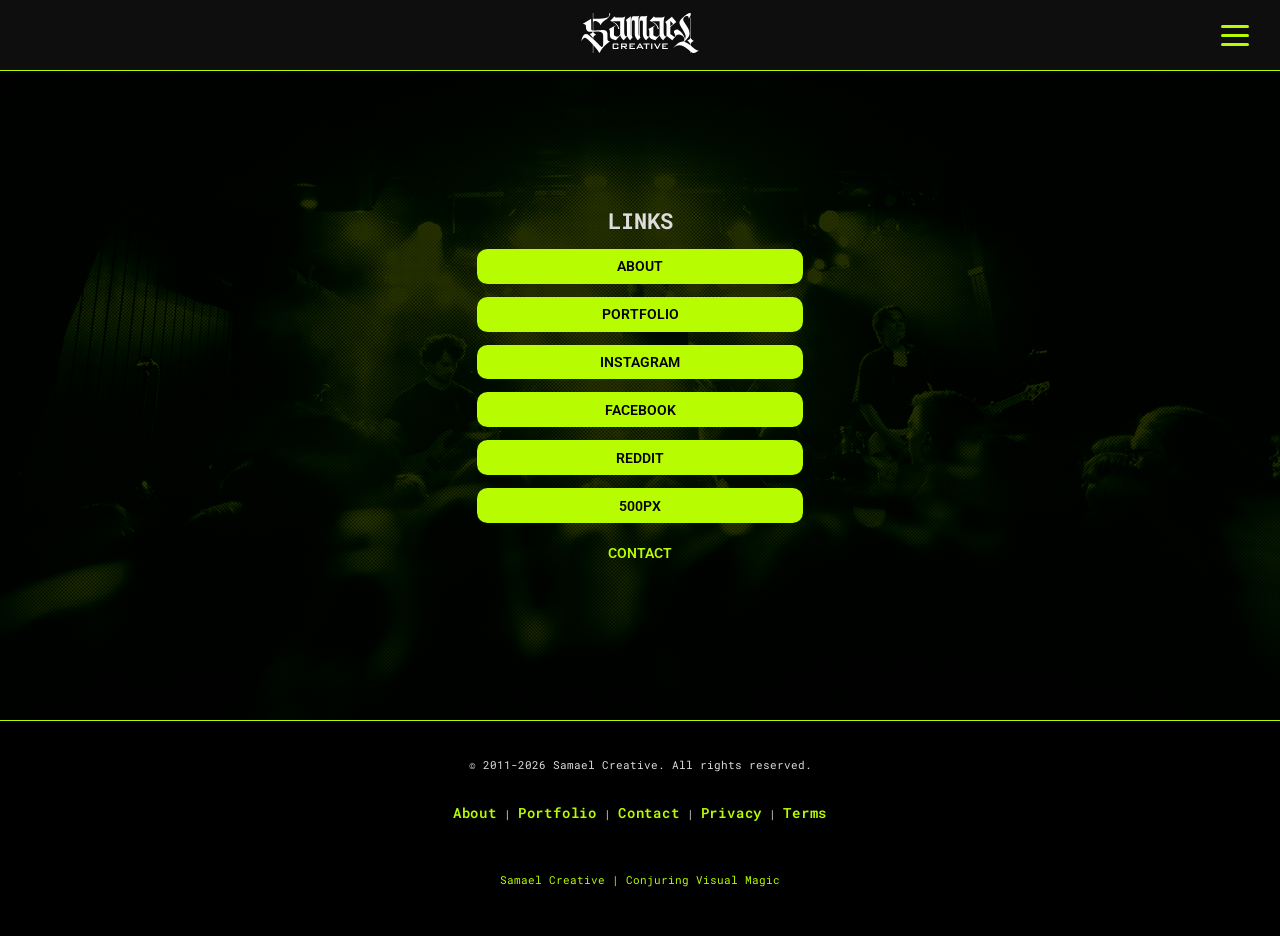
<file: index.html>
<!DOCTYPE html>
<html lang="en">
<head>
    <meta charset="UTF-8">
    <meta name="viewport" content="width=device-width, initial-scale=1.0">
    <link rel="preconnect" href="https://fonts.googleapis.com">
    <link rel="preconnect" href="https://fonts.gstatic.com" crossorigin>
    <link href="https://fonts.googleapis.com/css2?family=Roboto+Mono:wght@400;500&family=Roboto:wght@400;700&display=swap" rel="stylesheet">
    <link rel="stylesheet" type="text/css" href="styles.css"/>
    <title>Links</title>
</head>
<body>
     <!-- ========================================== -->
    <!-- HEADER & NAVIGATION START -->
    <!-- ========================================== -->

    <header class="site-header">
        <!-- Logo: Centered via CSS, no absolute positioning needed here -->
        <a href="index.html" class="logo-link">
            <div class="logo-wrapper s-padding-m">
                <!-- SVG: REMOVED inline styles so CSS can control color -->
                <svg class="site-logo" xmlns="http://www.w3.org/2000/svg" viewBox="0 0 440 149.95" width="120" height="40">
                    <path d="M105.13 105.8c-2.02-.22-3.83-.9-5.41-2.05-1.59-1.15-2.38-2.92-2.38-5.33V77.61c0-.87-.36-2.38-1.07-4.51s-2.24-4.23-4.59-6.31c-2.35-2.07-5.82-3.11-10.41-3.11-2.95 0-8.14.33-15.57.98-7.87.66-13.49.98-16.88.98-2.19 0-3.77-.05-4.75-.16V35c1.09-3.06 3.55-4.59 7.37-4.59 3.61 0 7.4 1.45 11.39 4.34 3.99 2.9 7.02 6.75 9.1 11.55 1.31-4.37 3.55-8.11 6.72-11.23q4.755-4.665 13.11-10.41c.22-.22 1.42-1.09 3.61-2.62 4.26-3.17 7.35-6.36 9.26-9.59 1.91-3.22 2.87-6.09 2.87-8.6 0-1.09-.19-1.97-.57-2.62-.38-.66-.79-.87-1.23-.66-.77 0-1.29.55-1.56 1.64s-.38 2.27-.33 3.52c.05 1.26.08 2.05.08 2.38-.22 4.37-3.91 7.76-11.06 10.16-7.16 2.4-20.13 3.61-38.92 3.61l-9.83-.16V.06h-1.47v65.27c-4.04-.66-6.06-2.18-6.06-4.59l-.33-39.17L3.93 41.56c.11 0 .44-.05.98-.16.55-.11 1.25-.16 2.13-.16 2.51 0 4.75.66 6.72 1.97s2.95 3.66 2.95 7.05q0 5.58.9 9.75c.6 2.79 2.13 5.27 4.59 7.46s6.31 3.28 11.55 3.28q2.955 0 8.85-.33v.33c-4.04 5.46-8.19 8.19-12.46 8.19 1.2.88 3.36 3.03 6.47 6.47s5.11 5.98 5.98 7.62v3.28c-5.24-4.92-9.89-9.01-13.93-12.29-4.15-3.39-8.09-5.08-11.8-5.08s-6.69 1.59-9.26 4.75c-2.57 3.17-4.48 6.91-5.74 11.23-1.25 4.32-1.88 8.11-1.88 11.39 0-.33.55-1.61 1.64-3.85s2.57-4.34 4.42-6.31c1.86-1.97 4.1-2.95 6.72-2.95 2.07 0 4.2.77 6.39 2.29 4.26 2.62 12.07 10.27 23.44 22.94v31.53h1.47v-29.89c4.92 5.57 9.97 10.83 14.18 16.55 4.27 5.82 7.47 10.97 8.77 13.34 2.79-4.67 7.14-12.34 12.37-19 5.16-6.57 11.25-11.69 16.88-16.55 5.53-4.78 9.45-7.57 11.76-8.39q-.48.06-2.91-.21Zm-23.84 9.67c0 4.15-.55 7.19-1.64 9.1s-2.24 2.87-3.44 2.87c-.88.11-2.65-1.07-5.33-3.52-2.68-2.46-6.8-6.47-12.37-12.05-6.23-6.23-11.04-10.92-14.42-14.09v-4.75c.55-3.39 1.88-5.87 4.02-7.46 2.13-1.58 4.34-2.81 6.64-3.69-1.53-.87-3.55-2.46-6.06-4.75s-4.04-4.2-4.59-5.74v-.98q10.485-.66 15.24-.66c6.99 0 12.4 1.12 16.22 3.36s5.74 6.42 5.74 12.54v29.83ZM108.16 105.97s-.08.03-.12.05c.08 0 .12-.02.12-.05"/>
                    <path d="M102.92 59.79h.03s-.03-.02-.03 0M165.85 26.68l.09-.07c-.06-.01-.09 0-.09.07M250.74 59.79h.03s-.03-.02-.03 0M313.67 34.22l.07-.06s-.07.01-.07.06"/>
                    <path d="M436.72 140.29c-2.62 0-5.11-.77-7.46-2.29q-3.525-2.295-10.41-8.19c-4.26-3.71-7.16-6.17-8.69-7.37v-6.06c.55-3.39 1.88-5.87 4.02-7.46 2.13-1.58 4.34-2.81 6.64-3.69-1.53-.87-3.55-2.46-6.06-4.75s-4.04-4.2-4.59-5.74V17.03h-1.47v77.04c-4.04 5.46-8.19 8.19-12.46 8.19 1.2.88 3.36 3.03 6.47 6.47s5.11 5.98 5.98 7.62v4.92c-5.14-3.82-9.59-6.91-13.36-9.26s-7.29-3.85-10.57-4.51c6.12-4.81 11.53-10.54 16.22-17.21 2.73-3.93 4.1-8.41 4.1-13.44q0-8.355-4.26-16.8t-11.31-18.6c-2.84-4.15-4.81-7.26-5.9-9.34-1.42-2.84-2.13-5.52-2.13-8.03 0-3.82 1.39-6.94 4.18-9.34s5.76-3.61 8.93-3.61c1.75 0 3.22.38 4.42 1.15 1.97 1.31 2.95 3.22 2.95 5.74 0 1.42-.25 2.81-.74 4.18s-.85 2.21-1.07 2.54c.55-.76 1.58-2.43 3.11-5s3.03-5.43 4.51-8.6c1.47-3.17 2.21-5.74 2.21-7.7 0-2.29-1.09-3.44-3.28-3.44-3.5 0-8.25 2.1-14.26 6.31s-11.53 9.12-16.55 14.75c-5.03 5.63-7.92 10.35-8.69 14.18-.11.33-.16.77-.16 1.31 0 2.51.9 5.55 2.7 9.1s4.56 8.39 8.28 14.5c4.15 6.99 7.26 12.59 9.34 16.8 2.07 4.21 3.11 7.84 3.11 10.9 0 4.02-1.17 7.99-3.5 11.92.19-.96.28-1.95.28-2.98 0-3.06-.82-6.06-2.46-9.01-2.62-5.02-5.6-9.56-8.93-13.6s-7.62-7.65-12.87-10.82c-1.86-.98-3.61-1.47-5.24-1.47-2.95 0-5.6.96-7.95 2.87s-3.52 3.91-3.52 5.98c0 1.31.66 3.17 1.97 5.57 1.31 2.51 2.35 4.97 3.11 7.37.3.94.55 1.74.75 2.37l-3.74 4.22-15.41-11.47V52.58l22.45-18.52-16.55-20.16-25.16 20.26c.16.02.6.37 1.32 1.04.93.88 1.77 2.21 2.54 4.02.76 1.8 1.15 4.18 1.15 7.13v38.58l-3.11 3.54c-2.08-.66-3.88-2.46-5.41-5.41s-2.29-6.83-2.29-11.64V33.89c0-2.62.33-5.87.98-9.75.66-3.88 1.75-7.73 3.28-11.55q-.495.33-2.46 1.47c-1.31.77-2.87 1.47-4.67 2.13s-3.42.98-4.83.98h-21.14c-2.08 0-3.63-.35-4.67-1.07-1.04-.71-1.67-1.5-1.88-2.38-.22-.87-.38-1.42-.49-1.64l-17.04 18.36c2.62-.11 6.23 1.07 10.82 3.52 4.59 2.46 8.79 5.9 12.62 10.32 3.82 4.42 6.12 9.32 6.88 14.67.11.44.35.79.74 1.07.38.27.79.41 1.23.41 1.31 0 1.97-.55 1.97-1.64v-.33c-.22-1.42-1.07-3.74-2.54-6.97-1.47-3.22-4.15-6.83-8.03-10.82s-9.1-7.29-15.65-9.92c-.88-.11 3.03-.11 11.72 0s14.67.22 17.95.33l.16 49.66-6.23 6.88c-.88.88-2.29 1.31-4.26 1.31-2.84 0-5.71-.76-8.6-2.29-2.9-1.53-4.34-3.28-4.34-5.24V52.39l5.9-3.28v-2.13l-24.56 12.77c.09.03.4.36.96 1 .66.77 1.25 1.94 1.8 3.52.55 1.59.82 3.69.82 6.31v14.54l-3.77 4.31c-3.06-1.2-4.89-2.79-5.49-4.75-.6-1.97-.9-3.88-.9-5.74V19.96q0-1.8 1.23-5.16c.82-2.24 1.39-3.74 1.72-4.51-1.2.88-3.44 1.42-6.72 1.64h-13.27c-4.48 0-7.37 1.86-8.69 5.57-1.31 3.72-1.97 6.83-1.97 9.34v59.98c-1.2-1.97-1.94-3.77-2.21-5.41s-.41-3-.41-4.1V19.14q0-2.295.66-4.26c.44-1.31.9-2.35 1.39-3.11q.735-1.14.9-1.47c-1.2.88-3.44 1.42-6.72 1.64h-13.44c-4.37 0-7.21 1.86-8.52 5.57-1.31 3.72-1.97 6.83-1.97 9.34v58.51c-.66-1.31-1.04-2.43-1.15-3.36s-.16-1.94-.16-3.03V11.93l-18.93 14.68c.15.03.5.33 1.06.89.76.77 1.47 2.05 2.13 3.85s.98 4.29.98 7.46l.33 38.68c0 2.57.24 4.96.72 7.18l-3.34 3.8c-2.08-.66-3.88-2.46-5.41-5.41s-2.29-6.83-2.29-11.64V33.89c0-2.62.33-5.87.98-9.75.66-3.88 1.75-7.73 3.28-11.55q-.495.33-2.46 1.47c-1.31.77-2.87 1.47-4.67 2.13s-3.42.98-4.83.98h-21.14c-2.08 0-3.63-.35-4.67-1.07-1.04-.71-1.67-1.5-1.88-2.38-.22-.87-.38-1.42-.49-1.64l-17.04 18.36c2.62-.11 6.23 1.07 10.82 3.52s8.79 5.9 12.62 10.32c3.82 4.42 6.12 9.32 6.88 14.67.11.44.35.79.74 1.07.38.27.79.41 1.23.41 1.31 0 1.97-.55 1.97-1.64v-.33c-.22-1.42-1.07-3.74-2.54-6.97-1.47-3.22-4.15-6.83-8.03-10.82s-9.1-7.29-15.65-9.92c-.88-.11 3.03-.11 11.72 0s14.67.22 17.95.33l.16 49.66-6.23 6.88c-.88.88-2.29 1.31-4.26 1.31-2.84 0-5.71-.76-8.6-2.29-2.9-1.53-4.34-3.28-4.34-5.24V52.39l5.9-3.28v-2.13l-24.56 12.77c.09.03.4.36.96 1 .66.77 1.25 1.94 1.8 3.52.55 1.59.82 3.69.82 6.31v15.08c0 3.93 1.66 7.1 5 9.51 3.33 2.4 7.07 4.21 11.23 5.41 4.15 1.2 6.23 1.69 6.23 1.47l16.39-18.68q.99 4.26 3.93 9.18 2.955 4.92 8.85 9.51L171.7 86.7c.38 1.27.83 2.49 1.38 3.64 1.75 3.66 3.74 6.61 5.98 8.85s3.36 3.2 3.36 2.87l9.67-12.13c-.33-.22-.88-.6-1.64-1.15-.77-.55-1.26-.93-1.47-1.15V32.56c0-1.53.55-2.76 1.64-3.69s2.4-1.39 3.93-1.39c1.42 0 2.62.44 3.61 1.31.98.88 1.48 2.08 1.48 3.61v45.07c0 4.92.87 9.21 2.62 12.87s3.74 6.61 5.98 8.85 3.36 3.2 3.36 2.87l9.67-10.49c-.55-.33-.98-.74-1.31-1.23q-.495-.735-.66-.9V33.06c0-1.64.57-2.92 1.72-3.85s2.54-1.39 4.18-1.39q1.965 0 3.36 1.23c.93.82 1.39 1.94 1.39 3.36v45.07c0 4.92.87 9.21 2.62 12.87s3.74 6.61 5.98 8.85 3.36 3.2 3.36 2.87l12.6-14.44c.47 3.05 2.08 5.57 4.85 7.56 3.33 2.4 7.07 4.21 11.23 5.41 4.15 1.2 6.23 1.69 6.23 1.47l16.39-18.68q.99 4.26 3.93 9.18 2.955 4.92 8.85 9.51l13.85-15.71 20.4 16.04 14.59-16.72s.66-.99 2.58-2.9c1.91-1.91 4.61-2.76 8.11-2.54 5.24.44 9.86 2.46 13.85 6.06 3.99 3.61 5.98 7.98 5.98 13.11 0 1.08-.12 2.21-.36 3.38a43 43 0 0 1-3.47 4.06l-2.13-.16c-5.57 0-11.04 1.97-16.39 5.9s-10.03 8.22-14.01 12.87c-3.99 4.64-5.98 7.18-5.98 7.62 7.21-8.3 14.97-12.46 23.27-12.46 5.9 0 11.77 1.75 17.62 5.24 5.84 3.5 12.92 8.63 21.22 15.41.87.55 2.07 1.47 3.61 2.79v5.9h1.47v-4.59c2.95 3.06 6.28 4.59 10 4.59 3.39 0 6.47-.85 9.26-2.54 2.79-1.7 6.31-4.18 10.57-7.46-.77.22-1.86.33-3.28.33ZM333.01 28.65l10.65 12.29-10.65 8.52zM138.63 130.06c0 1.87-.36 3.14-1.07 3.79-.72.65-2.03.98-3.93.98H121.6c-1.9 0-3.21-.33-3.93-.98s-1.07-1.91-1.07-3.79v-10.62c0-1.87.36-3.14 1.07-3.79.72-.65 2.02-.98 3.93-.98h12.03c2.4 0 3.88.56 4.45 1.68.36.65.55 2.32.55 5l-4.69.74v-3.83h-12.66v12.77h12.66v-4.34l4.69.98v2.38ZM172.23 134.82h-6.72l-8.12-7.62h-4.45v7.62h-4.61v-20.16h17.27c3.02 0 4.53 1.3 4.53 3.91v4.73q0 2.925-2.34 3.63c-.6.18-2.21.27-4.84.27l9.3 7.62Zm-6.64-12.65v-2.42c0-.68-.2-1.12-.59-1.33-.29-.18-.79-.27-1.52-.27h-10.55v5.62h10.55c.73 0 1.24-.09 1.52-.27.39-.21.59-.65.59-1.33M200.47 134.82h-20.82v-20.16h20.62v3.44h-15.94v4.49h9.3v3.44h-9.3v5h16.13v3.79Z"/>
                    <path d="M232.77 134.82h-5.27l-2.42-4.41h-12.77l-2.34 4.41h-4.69l11.41-20.16h4.53l11.56 20.16Zm-9.65-8.04-4.34-8.2-4.49 8.2zM255.23 118.26h-9.3v16.56h-4.69v-16.56h-9.26v-3.59h23.24v3.59ZM265.66 134.82h-4.69v-20.16h4.69zM297.11 114.67l-11.09 20.16h-3.24l-11.64-20.16h5.35l8.16 14.57 7.77-14.57zM323.4 134.82h-20.82v-20.16h20.62v3.44h-15.94v4.49h9.3v3.44h-9.3v5h16.13v3.79Z"/>
                </svg>
            </div>
        </a>

        <!-- Burger Button -->
        <button id="menu-toggle" class="burger-btn" aria-label="Open Menu">
            <span class="bar bar-1"></span>
            <span class="bar bar-2"></span>
            <span class="bar bar-3"></span>
        </button>
    </header>

    <!-- Navigation Overlay -->
    <nav id="main-nav" class="nav-overlay">
        <ul class="nav-links">
            <li><a href="index.html" class="nav-item">Home</a></li>
            <li><a href="portfolio.html" class="nav-item">Portfolio</a></li>
            <li><a href="about.html" class="nav-item">About</a></li>
            <li><a href="contact.html" class="nav-item">Contact</a></li>
            <li><a href="privacy.html" class="nav-item">Privacy</a></li>
            <li><a href="terms.html" class="nav-item">Terms</a></li>
        </ul>
    </nav>

    <!-- JAVASCRIPT FOR TOGGLE -->
    <script>
        const toggleBtn = document.getElementById('menu-toggle');
        const navOverlay = document.getElementById('main-nav');
        const bars = document.querySelectorAll('.bar');

        toggleBtn.addEventListener('click', () => {
            // Toggle Menu Visibility
            navOverlay.classList.toggle('active');
            toggleBtn.classList.toggle('active');

            // Animate Bars to X
            if (navOverlay.classList.contains('active')) {
                // Turn into X
                bars[0].style.transform = 'rotate(45deg) translate(5px, 5px)';
                bars[1].style.opacity = '0';
                bars[2].style.transform = 'rotate(-45deg) translate(5px, -5px)';
            } else {
                // Revert to Burger
                bars[0].style.transform = 'none';
                bars[1].style.opacity = '1';
                bars[2].style.transform = 'none';
            }
        });
    </script>
    <!-- CONTAINER: Main Content -->
    <div class="main-content">
        <h1 class="s-text-xl s-text-light s-uppercase max-width:100% width:750px">Links</h1>
        
        <a href="about.html" class="s-btn s-uppercase">About</a>
        <a href="https://samaelcreative.com" class="s-btn s-uppercase">Portfolio</a>
        <a href="https://instagram.com/samaelcreative" class="s-btn s-uppercase">Instagram</a>
        <a href="https://www.facebook.com/samaelcreative" class="s-btn s-uppercase">Facebook</a>
        <a href="https://www.reddit.com/r/SamaelCreative/" class="s-btn s-uppercase">Reddit</a>
        <a href="https://500px.com/p/samaelcreative" class="s-btn s-uppercase">500px</a>
        <a href="contact.html" class="s-btn s-uppercase ghost">Contact</a>

    </div>   

    <!-- CONTAINER: Footer -->
    <div class="site-footer s-bg-dark">
        <p class="s-text-xs s-text-body s-text-center">
            &copy; 2011-2026 Samael Creative. All rights reserved.
        </p>
       <p class="s-text-xs s-text-body s-text-center s-margin-top-s">
            <a href="about.html" class="s-link">About</a> | 
            <a href="portfolio.html" class="s-link">Portfolio</a> | 
            <a href="contact.html" class="s-link">Contact</a> | 
            <a href="privacy.html" class="s-link">Privacy</a> | 
            <a href="terms.html" class="s-link">Terms</a>
        </p>
        <br>
        <p class="s-text-primary s-text-xs s-margin-bottom-l s-text-center">Samael Creative | Conjuring Visual Magic</p>
    </div>

</body>
</html>
</file>
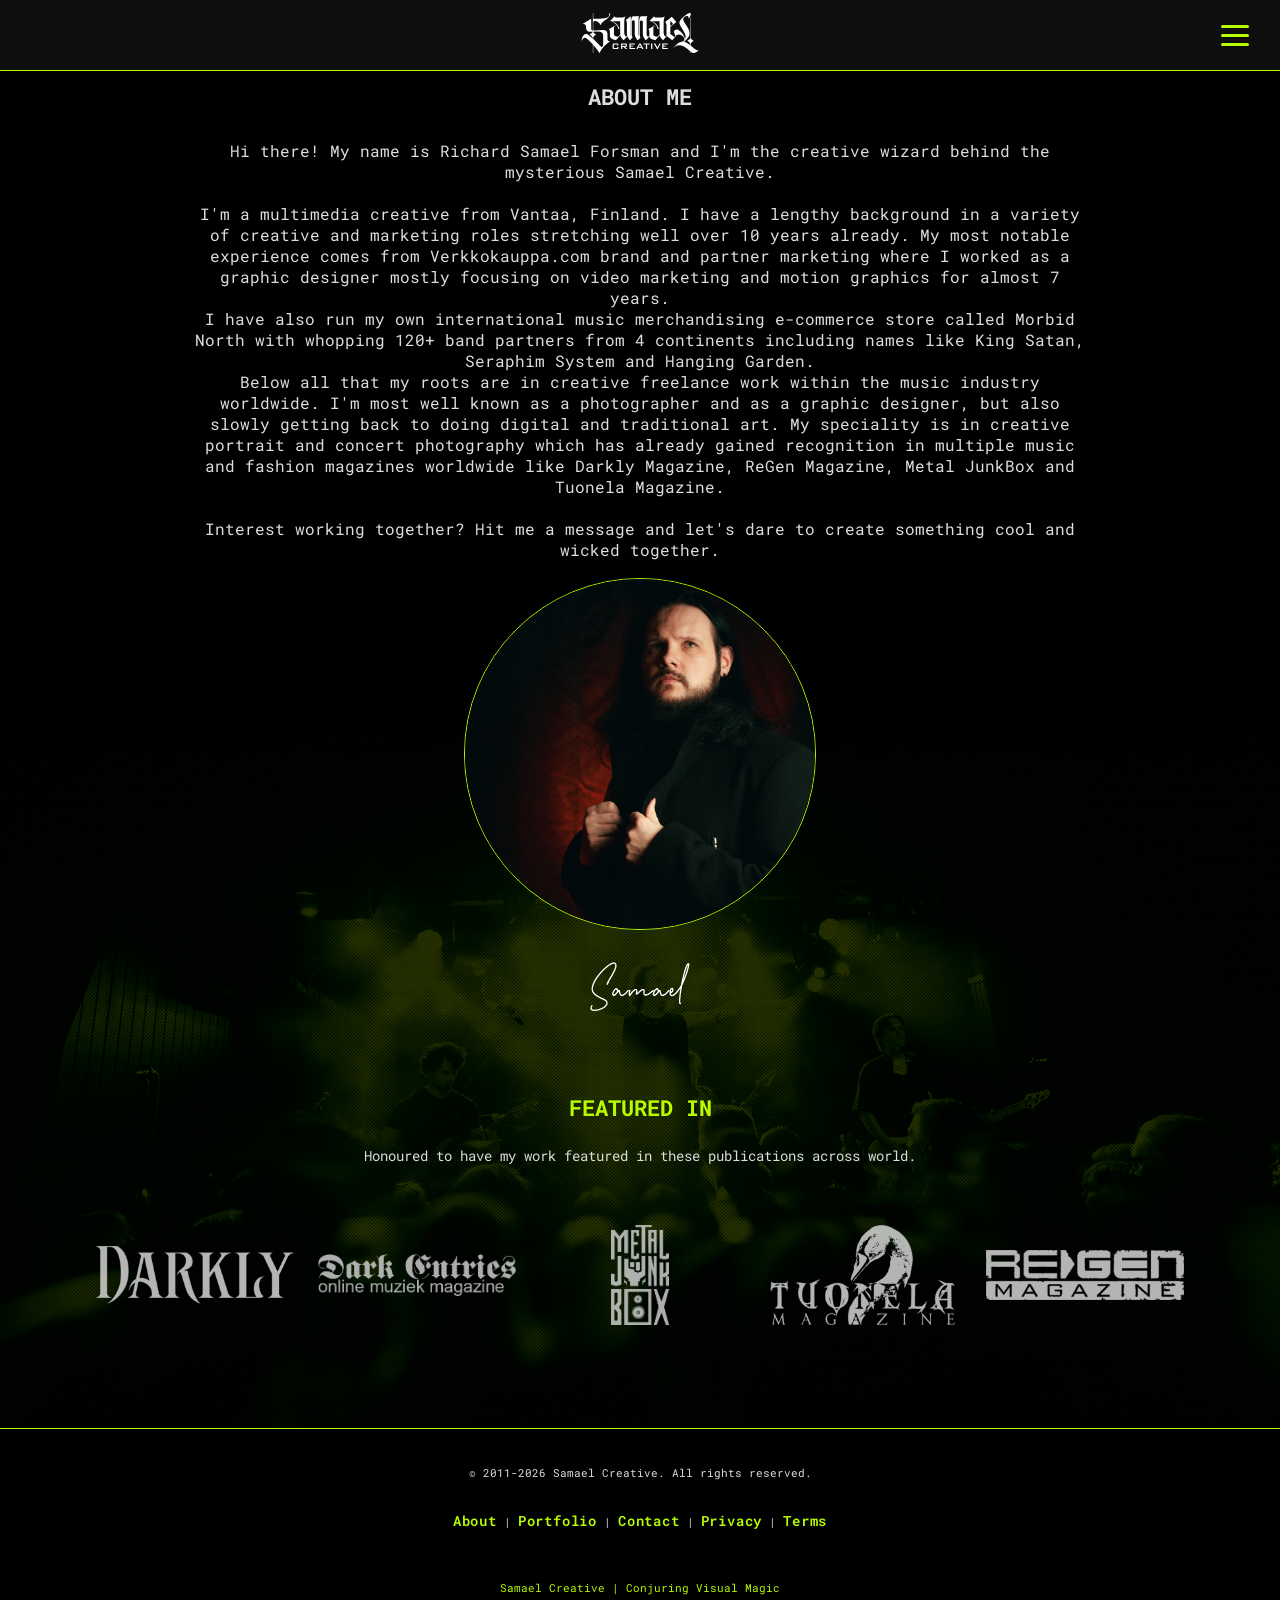
<file: about.html>
<!DOCTYPE html>
<html lang="en">
<head>
    <meta charset="UTF-8">
    <meta name="viewport" content="width=device-width, initial-scale=1.0">
    <link rel="preconnect" href="https://fonts.googleapis.com">
    <link rel="preconnect" href="https://fonts.gstatic.com" crossorigin>
    <link href="https://fonts.googleapis.com/css2?family=Roboto+Mono:wght@400;500&family=Roboto:wght@400;700&display=swap" rel="stylesheet">
    <link rel="stylesheet" type="text/css" href="styles.css"/>
    <title>About Me</title>
</head>
<body>
     <!-- ========================================== -->
    <!-- HEADER -->
    <!-- ========================================== -->

    <header class="site-header">
        <a href="index.html" class="logo-link">
            <div class="logo-wrapper s-padding-m">
                <svg class="site-logo" xmlns="http://www.w3.org/2000/svg" viewBox="0 0 440 149.95" width="120" height="40">
                    <path d="M105.13 105.8c-2.02-.22-3.83-.9-5.41-2.05-1.59-1.15-2.38-2.92-2.38-5.33V77.61c0-.87-.36-2.38-1.07-4.51s-2.24-4.23-4.59-6.31c-2.35-2.07-5.82-3.11-10.41-3.11-2.95 0-8.14.33-15.57.98-7.87.66-13.49.98-16.88.98-2.19 0-3.77-.05-4.75-.16V35c1.09-3.06 3.55-4.59 7.37-4.59 3.61 0 7.4 1.45 11.39 4.34 3.99 2.9 7.02 6.75 9.1 11.55 1.31-4.37 3.55-8.11 6.72-11.23q4.755-4.665 13.11-10.41c.22-.22 1.42-1.09 3.61-2.62 4.26-3.17 7.35-6.36 9.26-9.59 1.91-3.22 2.87-6.09 2.87-8.6 0-1.09-.19-1.97-.57-2.62-.38-.66-.79-.87-1.23-.66-.77 0-1.29.55-1.56 1.64s-.38 2.27-.33 3.52c.05 1.26.08 2.05.08 2.38-.22 4.37-3.91 7.76-11.06 10.16-7.16 2.4-20.13 3.61-38.92 3.61l-9.83-.16V.06h-1.47v65.27c-4.04-.66-6.06-2.18-6.06-4.59l-.33-39.17L3.93 41.56c.11 0 .44-.05.98-.16.55-.11 1.25-.16 2.13-.16 2.51 0 4.75.66 6.72 1.97s2.95 3.66 2.95 7.05q0 5.58.9 9.75c.6 2.79 2.13 5.27 4.59 7.46s6.31 3.28 11.55 3.28q2.955 0 8.85-.33v.33c-4.04 5.46-8.19 8.19-12.46 8.19 1.2.88 3.36 3.03 6.47 6.47s5.11 5.98 5.98 7.62v3.28c-5.24-4.92-9.89-9.01-13.93-12.29-4.15-3.39-8.09-5.08-11.8-5.08s-6.69 1.59-9.26 4.75c-2.57 3.17-4.48 6.91-5.74 11.23-1.25 4.32-1.88 8.11-1.88 11.39 0-.33.55-1.61 1.64-3.85s2.57-4.34 4.42-6.31c1.86-1.97 4.1-2.95 6.72-2.95 2.07 0 4.2.77 6.39 2.29 4.26 2.62 12.07 10.27 23.44 22.94v31.53h1.47v-29.89c4.92 5.57 9.97 10.83 14.18 16.55 4.27 5.82 7.47 10.97 8.77 13.34 2.79-4.67 7.14-12.34 12.37-19 5.16-6.57 11.25-11.69 16.88-16.55 5.53-4.78 9.45-7.57 11.76-8.39q-.48.06-2.91-.21Zm-23.84 9.67c0 4.15-.55 7.19-1.64 9.1s-2.24 2.87-3.44 2.87c-.88.11-2.65-1.07-5.33-3.52-2.68-2.46-6.8-6.47-12.37-12.05-6.23-6.23-11.04-10.92-14.42-14.09v-4.75c.55-3.39 1.88-5.87 4.02-7.46 2.13-1.58 4.34-2.81 6.64-3.69-1.53-.87-3.55-2.46-6.06-4.75s-4.04-4.2-4.59-5.74v-.98q10.485-.66 15.24-.66c6.99 0 12.4 1.12 16.22 3.36s5.74 6.42 5.74 12.54v29.83ZM108.16 105.97s-.08.03-.12.05c.08 0 .12-.02.12-.05"/>
                    <path d="M102.92 59.79h.03s-.03-.02-.03 0M165.85 26.68l.09-.07c-.06-.01-.09 0-.09.07M250.74 59.79h.03s-.03-.02-.03 0M313.67 34.22l.07-.06s-.07.01-.07.06"/>
                    <path d="M436.72 140.29c-2.62 0-5.11-.77-7.46-2.29q-3.525-2.295-10.41-8.19c-4.26-3.71-7.16-6.17-8.69-7.37v-6.06c.55-3.39 1.88-5.87 4.02-7.46 2.13-1.58 4.34-2.81 6.64-3.69-1.53-.87-3.55-2.46-6.06-4.75s-4.04-4.2-4.59-5.74V17.03h-1.47v77.04c-4.04 5.46-8.19 8.19-12.46 8.19 1.2.88 3.36 3.03 6.47 6.47s5.11 5.98 5.98 7.62v4.92c-5.14-3.82-9.59-6.91-13.36-9.26s-7.29-3.85-10.57-4.51c6.12-4.81 11.53-10.54 16.22-17.21 2.73-3.93 4.1-8.41 4.1-13.44q0-8.355-4.26-16.8t-11.31-18.6c-2.84-4.15-4.81-7.26-5.9-9.34-1.42-2.84-2.13-5.52-2.13-8.03 0-3.82 1.39-6.94 4.18-9.34s5.76-3.61 8.93-3.61c1.75 0 3.22.38 4.42 1.15 1.97 1.31 2.95 3.22 2.95 5.74 0 1.42-.25 2.81-.74 4.18s-.85 2.21-1.07 2.54c.55-.76 1.58-2.43 3.11-5s3.03-5.43 4.51-8.6c1.47-3.17 2.21-5.74 2.21-7.7 0-2.29-1.09-3.44-3.28-3.44-3.5 0-8.25 2.1-14.26 6.31s-11.53 9.12-16.55 14.75c-5.03 5.63-7.92 10.35-8.69 14.18-.11.33-.16.77-.16 1.31 0 2.51.9 5.55 2.7 9.1s4.56 8.39 8.28 14.5c4.15 6.99 7.26 12.59 9.34 16.8 2.07 4.21 3.11 7.84 3.11 10.9 0 4.02-1.17 7.99-3.5 11.92.19-.96.28-1.95.28-2.98 0-3.06-.82-6.06-2.46-9.01-2.62-5.02-5.6-9.56-8.93-13.6s-7.62-7.65-12.87-10.82c-1.86-.98-3.61-1.47-5.24-1.47-2.95 0-5.6.96-7.95 2.87s-3.52 3.91-3.52 5.98c0 1.31.66 3.17 1.97 5.57 1.31 2.51 2.35 4.97 3.11 7.37.3.94.55 1.74.75 2.37l-3.74 4.22-15.41-11.47V52.58l22.45-18.52-16.55-20.16-25.16 20.26c.16.02.6.37 1.32 1.04.93.88 1.77 2.21 2.54 4.02.76 1.8 1.15 4.18 1.15 7.13v38.58l-3.11 3.54c-2.08-.66-3.88-2.46-5.41-5.41s-2.29-6.83-2.29-11.64V33.89c0-2.62.33-5.87.98-9.75.66-3.88 1.75-7.73 3.28-11.55q-.495.33-2.46 1.47c-1.31.77-2.87 1.47-4.67 2.13s-3.42.98-4.83.98h-21.14c-2.08 0-3.63-.35-4.67-1.07-1.04-.71-1.67-1.5-1.88-2.38-.22-.87-.38-1.42-.49-1.64l-17.04 18.36c2.62-.11 6.23 1.07 10.82 3.52 4.59 2.46 8.79 5.9 12.62 10.32 3.82 4.42 6.12 9.32 6.88 14.67.11.44.35.79.74 1.07.38.27.79.41 1.23.41 1.31 0 1.97-.55 1.97-1.64v-.33c-.22-1.42-1.07-3.74-2.54-6.97-1.47-3.22-4.15-6.83-8.03-10.82s-9.1-7.29-15.65-9.92c-.88-.11 3.03-.11 11.72 0s14.67.22 17.95.33l.16 49.66-6.23 6.88c-.88.88-2.29 1.31-4.26 1.31-2.84 0-5.71-.76-8.6-2.29-2.9-1.53-4.34-3.28-4.34-5.24V52.39l5.9-3.28v-2.13l-24.56 12.77c.09.03.4.36.96 1 .66.77 1.25 1.94 1.8 3.52.55 1.59.82 3.69.82 6.31v14.54l-3.77 4.31c-3.06-1.2-4.89-2.79-5.49-4.75-.6-1.97-.9-3.88-.9-5.74V19.96q0-1.8 1.23-5.16c.82-2.24 1.39-3.74 1.72-4.51-1.2.88-3.44 1.42-6.72 1.64h-13.27c-4.48 0-7.37 1.86-8.69 5.57-1.31 3.72-1.97 6.83-1.97 9.34v59.98c-1.2-1.97-1.94-3.77-2.21-5.41s-.41-3-.41-4.1V19.14q0-2.295.66-4.26c.44-1.31.9-2.35 1.39-3.11q.735-1.14.9-1.47c-1.2.88-3.44 1.42-6.72 1.64h-13.44c-4.37 0-7.21 1.86-8.52 5.57-1.31 3.72-1.97 6.83-1.97 9.34v58.51c-.66-1.31-1.04-2.43-1.15-3.36s-.16-1.94-.16-3.03V11.93l-18.93 14.68c.15.03.5.33 1.06.89.76.77 1.47 2.05 2.13 3.85s.98 4.29.98 7.46l.33 38.68c0 2.57.24 4.96.72 7.18l-3.34 3.8c-2.08-.66-3.88-2.46-5.41-5.41s-2.29-6.83-2.29-11.64V33.89c0-2.62.33-5.87.98-9.75.66-3.88 1.75-7.73 3.28-11.55q-.495.33-2.46 1.47c-1.31.77-2.87 1.47-4.67 2.13s-3.42.98-4.83.98h-21.14c-2.08 0-3.63-.35-4.67-1.07-1.04-.71-1.67-1.5-1.88-2.38-.22-.87-.38-1.42-.49-1.64l-17.04 18.36c2.62-.11 6.23 1.07 10.82 3.52s8.79 5.9 12.62 10.32c3.82 4.42 6.12 9.32 6.88 14.67.11.44.35.79.74 1.07.38.27.79.41 1.23.41 1.31 0 1.97-.55 1.97-1.64v-.33c-.22-1.42-1.07-3.74-2.54-6.97-1.47-3.22-4.15-6.83-8.03-10.82s-9.1-7.29-15.65-9.92c-.88-.11 3.03-.11 11.72 0s14.67.22 17.95.33l.16 49.66-6.23 6.88c-.88.88-2.29 1.31-4.26 1.31-2.84 0-5.71-.76-8.6-2.29-2.9-1.53-4.34-3.28-4.34-5.24V52.39l5.9-3.28v-2.13l-24.56 12.77c.09.03.4.36.96 1 .66.77 1.25 1.94 1.8 3.52.55 1.59.82 3.69.82 6.31v15.08c0 3.93 1.66 7.1 5 9.51 3.33 2.4 7.07 4.21 11.23 5.41 4.15 1.2 6.23 1.69 6.23 1.47l16.39-18.68q.99 4.26 3.93 9.18 2.955 4.92 8.85 9.51L171.7 86.7c.38 1.27.83 2.49 1.38 3.64 1.75 3.66 3.74 6.61 5.98 8.85s3.36 3.2 3.36 2.87l9.67-12.13c-.33-.22-.88-.6-1.64-1.15-.77-.55-1.26-.93-1.47-1.15V32.56c0-1.53.55-2.76 1.64-3.69s2.4-1.39 3.93-1.39c1.42 0 2.62.44 3.61 1.31.98.88 1.48 2.08 1.48 3.61v45.07c0 4.92.87 9.21 2.62 12.87s3.74 6.61 5.98 8.85 3.36 3.2 3.36 2.87l9.67-10.49c-.55-.33-.98-.74-1.31-1.23q-.495-.735-.66-.9V33.06c0-1.64.57-2.92 1.72-3.85s2.54-1.39 4.18-1.39q1.965 0 3.36 1.23c.93.82 1.39 1.94 1.39 3.36v45.07c0 4.92.87 9.21 2.62 12.87s3.74 6.61 5.98 8.85 3.36 3.2 3.36 2.87l12.6-14.44c.47 3.05 2.08 5.57 4.85 7.56 3.33 2.4 7.07 4.21 11.23 5.41 4.15 1.2 6.23 1.69 6.23 1.47l16.39-18.68q.99 4.26 3.93 9.18 2.955 4.92 8.85 9.51l13.85-15.71 20.4 16.04 14.59-16.72s.66-.99 2.58-2.9c1.91-1.91 4.61-2.76 8.11-2.54 5.24.44 9.86 2.46 13.85 6.06 3.99 3.61 5.98 7.98 5.98 13.11 0 1.08-.12 2.21-.36 3.38a43 43 0 0 1-3.47 4.06l-2.13-.16c-5.57 0-11.04 1.97-16.39 5.9s-10.03 8.22-14.01 12.87c-3.99 4.64-5.98 7.18-5.98 7.62 7.21-8.3 14.97-12.46 23.27-12.46 5.9 0 11.77 1.75 17.62 5.24 5.84 3.5 12.92 8.63 21.22 15.41.87.55 2.07 1.47 3.61 2.79v5.9h1.47v-4.59c2.95 3.06 6.28 4.59 10 4.59 3.39 0 6.47-.85 9.26-2.54 2.79-1.7 6.31-4.18 10.57-7.46-.77.22-1.86.33-3.28.33ZM333.01 28.65l10.65 12.29-10.65 8.52zM138.63 130.06c0 1.87-.36 3.14-1.07 3.79-.72.65-2.03.98-3.93.98H121.6c-1.9 0-3.21-.33-3.93-.98s-1.07-1.91-1.07-3.79v-10.62c0-1.87.36-3.14 1.07-3.79.72-.65 2.02-.98 3.93-.98h12.03c2.4 0 3.88.56 4.45 1.68.36.65.55 2.32.55 5l-4.69.74v-3.83h-12.66v12.77h12.66v-4.34l4.69.98v2.38ZM172.23 134.82h-6.72l-8.12-7.62h-4.45v7.62h-4.61v-20.16h17.27c3.02 0 4.53 1.3 4.53 3.91v4.73q0 2.925-2.34 3.63c-.6.18-2.21.27-4.84.27l9.3 7.62Zm-6.64-12.65v-2.42c0-.68-.2-1.12-.59-1.33-.29-.18-.79-.27-1.52-.27h-10.55v5.62h10.55c.73 0 1.24-.09 1.52-.27.39-.21.59-.65.59-1.33M200.47 134.82h-20.82v-20.16h20.62v3.44h-15.94v4.49h9.3v3.44h-9.3v5h16.13v3.79Z"/>
                    <path d="M232.77 134.82h-5.27l-2.42-4.41h-12.77l-2.34 4.41h-4.69l11.41-20.16h4.53l11.56 20.16Zm-9.65-8.04-4.34-8.2-4.49 8.2zM255.23 118.26h-9.3v16.56h-4.69v-16.56h-9.26v-3.59h23.24v3.59ZM265.66 134.82h-4.69v-20.16h4.69zM297.11 114.67l-11.09 20.16h-3.24l-11.64-20.16h5.35l8.16 14.57 7.77-14.57zM323.4 134.82h-20.82v-20.16h20.62v3.44h-15.94v4.49h9.3v3.44h-9.3v5h16.13v3.79Z"/>
                </svg>
            </div>
        </a>

        <!-- Burger Button -->
        <button id="menu-toggle" class="burger-btn" aria-label="Open Menu">
            <span class="bar bar-1"></span>
            <span class="bar bar-2"></span>
            <span class="bar bar-3"></span>
        </button>
    </header>

    <!-- Navigation Overlay -->
    <nav id="main-nav" class="nav-overlay">
        <ul class="nav-links">
            <li><a href="index.html" class="nav-item">Home</a></li>
            <li><a href="portfolio.html" class="nav-item">Portfolio</a></li>
            <li><a href="about.html" class="nav-item">About</a></li>
            <li><a href="contact.html" class="nav-item">Contact</a></li>
            <li><a href="privacy.html" class="nav-item">Privacy</a></li>
            <li><a href="terms.html" class="nav-item">Terms</a></li>
        </ul>
    </nav>

    <!-- JAVASCRIPT FOR TOGGLE -->
    <script>
        const toggleBtn = document.getElementById('menu-toggle');
        const navOverlay = document.getElementById('main-nav');
        const bars = document.querySelectorAll('.bar');

        toggleBtn.addEventListener('click', () => {
            // Toggle Menu Visibility
            navOverlay.classList.toggle('active');
            toggleBtn.classList.toggle('active');

            // Animate Bars to X
            if (navOverlay.classList.contains('active')) {
                // Turn into X
                bars[0].style.transform = 'rotate(45deg) translate(5px, 5px)';
                bars[1].style.opacity = '0';
                bars[2].style.transform = 'rotate(-45deg) translate(5px, -5px)';
            } else {
                // Revert to Burger
                bars[0].style.transform = 'none';
                bars[1].style.opacity = '1';
                bars[2].style.transform = 'none';
            }
        });
    </script>
    <!-- CONTAINER: Main Content -->
    <div class="main-content s-bg-dark gap-xl s-padding-l">
        <h1 class="s-text-xl s-text-light s-uppercase">About Me</h1>
        <p class="s-text-body s-text-medium margin-bottom-xl margin-bottom: 2rem;">
         Hi there! My name is Richard Samael Forsman and I'm the creative wizard behind the mysterious Samael Creative.
         <br>
         <br>
        I'm a multimedia creative from Vantaa, Finland. I have a lengthy background in a variety of creative and marketing roles stretching well over 10 years already. My most notable experience comes from Verkkokauppa.com brand and partner marketing where I worked as a graphic designer mostly focusing on video marketing and motion graphics for almost 7 years.
        <br>
        I have also run my own international music merchandising e-commerce store called Morbid North with whopping 120+ band partners from 4 continents including names like King Satan, Seraphim System and Hanging Garden.
        <br>
        Below all that my roots are in creative freelance work within the music industry worldwide. I'm most well known as a photographer and as a graphic designer, but also slowly getting back to doing digital and traditional art. My speciality is in creative portrait and concert photography which has already gained recognition in multiple music and fashion magazines worldwide like Darkly Magazine, ReGen Magazine, Metal JunkBox and Tuonela Magazine.
        <br>
        <br>
        Interest working together? Hit me a message and let's dare to create something cool and wicked together.
</p>
<img src="src/Richard_Samael_Forsman.jpg" alt="photo of Richard Samael Forsman in black and white with a red light on the side of his face" width="350px" style="position: relative; border-radius: 50%; border: 1px solid var(--sa-primary); margin-bottom: 2rem;">
<img src="src/Samael-White-Signature.png" alt="Samael signature" width="100px" style="position: relative;">

        <section class="features-section">
  <h2 class="s-text-xl s-text-primary s-uppercase s-text-center s-margin-bottom-l">Featured In</h2>
  <p class="s-text-m s-text-body s-text-center s-margin-bottom-2xl" style="max-width: 600px; margin-left: auto; margin-right: auto;">
    Honoured to have my work featured in these publications across world.
  </p>

  <div class="logo-grid">
    <!-- Replace 'src/logos/logo1.png' with your actual paths -->
    <div class="logo-item">
      <img src="src/logos/Darkly.png" alt="Darkly Magazine" class="logo-img">
    </div>
    <div class="logo-item">
      <img src="src/logos/Dark-Entries-300px.png" alt="Dark Entries" class="logo-img">
    </div>
    <div class="logo-item">
      <img src="src/logos/mjb-logo.png" alt="Metal JunkBox" class="logo-img">
    </div>
    <div class="logo-item">
      <img src="src/logos/Tuonela-Magazine-300px.png" alt="Tuonela Magazine" class="logo-img">
    </div>
    <div class="logo-item">
      <img src="src/logos/Regen-Magazine-300px.png" alt="ReGen Magazine" class="logo-img">
    </div>
  </div>
</section>
        </div>   

    <!-- CONTAINER: Footer -->
    <div class="site-footer s-bg-dark gap-xl s-padding-l">
        <p class="s-text-xs s-text-body s-text-center">
            &copy; 2011-2026 Samael Creative. All rights reserved.
        </p>
       <p class="s-text-xs s-text-body s-text-center s-margin-top-s">
            <!-- Updated Links -->
            <a href="about.html" class="s-link">About</a> | 
             <a href="portfolio.html" class="s-link">Portfolio</a> | 
            <a href="contact.html" class="s-link">Contact</a> | 
            <a href="privacy.html" class="s-link">Privacy</a> | 
            <a href="terms.html" class="s-link">Terms</a>
        </p>
        <br>
        <p class="s-text-primary s-text-xs s-margin-bottom-l s-text-center">Samael Creative | Conjuring Visual Magic</p>
    
    </div>
   
</body>
</html>
</file>
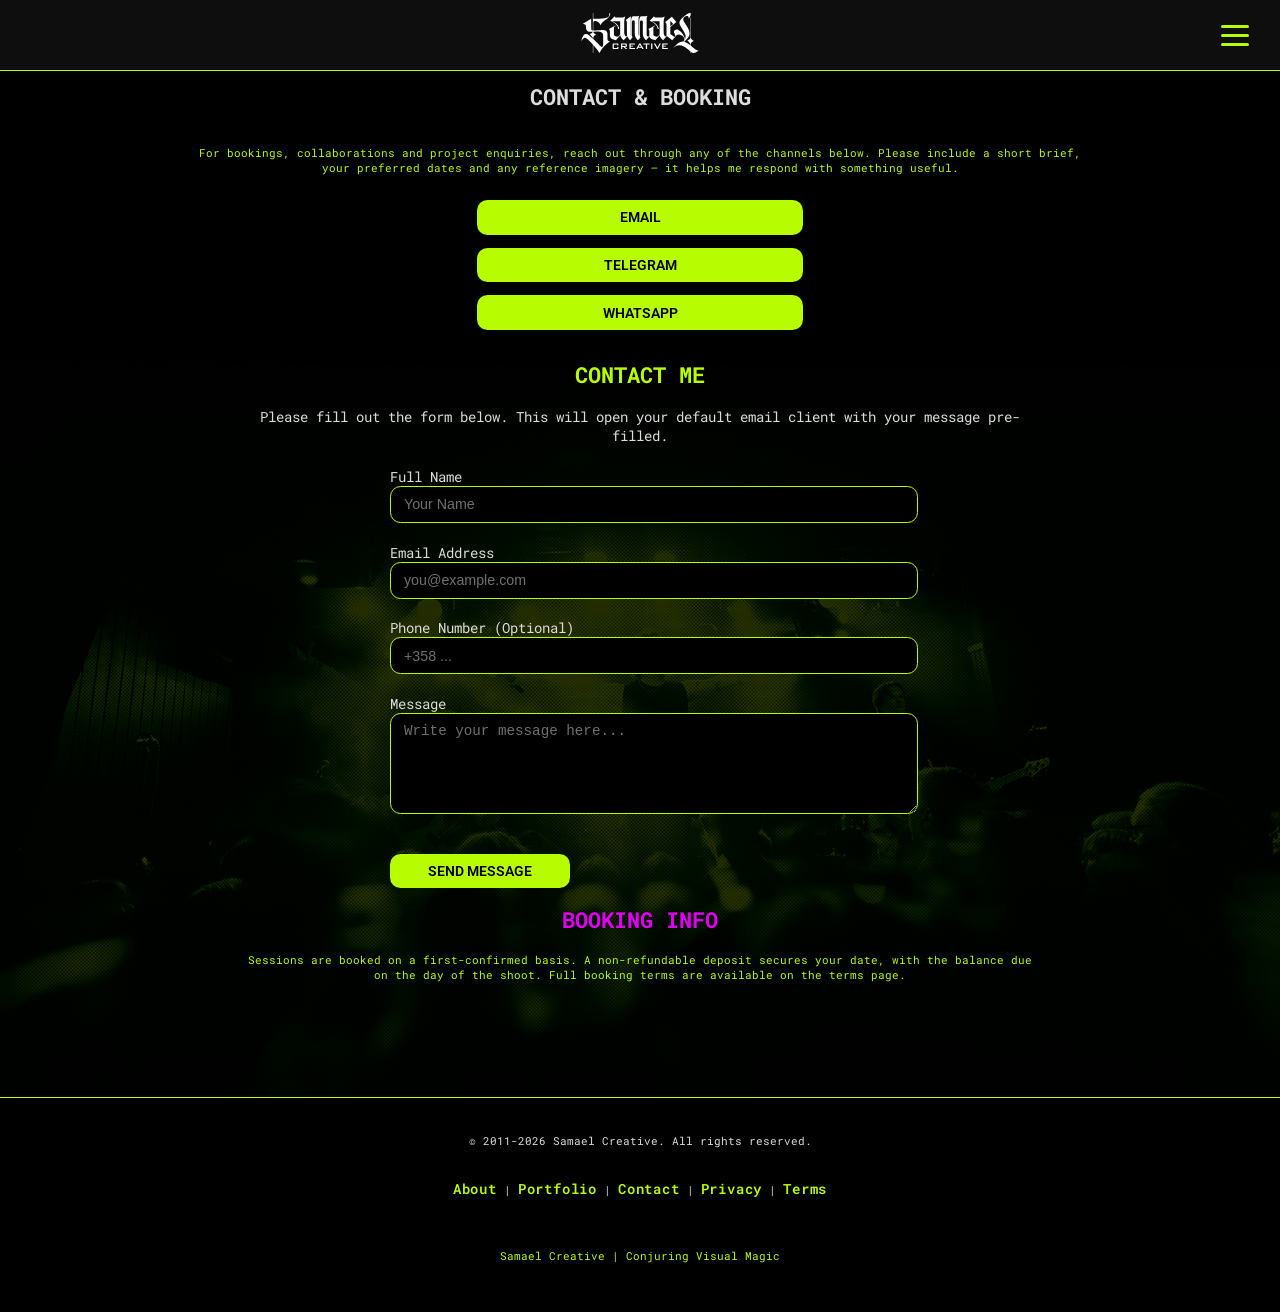
<file: contact.html>
<!DOCTYPE html>
<html lang="en">
<head>
    <meta charset="UTF-8">
    <meta name="viewport" content="width=device-width, initial-scale=1.0">
    <link rel="preconnect" href="https://fonts.googleapis.com">
    <link rel="preconnect" href="https://fonts.gstatic.com" crossorigin>
    <link href="https://fonts.googleapis.com/css2?family=Roboto+Mono:wght@400;500&family=Roboto:wght@400;700&display=swap" rel="stylesheet">
    <link rel="stylesheet" type="text/css" href="styles.css"/>
    <title>Contact</title>

        <!-- CONTAINER: Slideshow Styles -->
    <style>
        /* Slideshow Container */
        .slideshow-container {
            position: relative;
            width: 100%;
            max-width: 1200px;
            height: 600px; 
            margin: 0 auto;
            overflow: hidden;
            border-radius: var(--sa-radius-l);
            background-color: transparent; 
            margin-bottom: var(--sa-space-3xl);
            display: flex;
            align-items: center;
            justify-content: center;
        }

        /* Individual Slide */
        .slide {
            position: absolute;
            top: 0;
            left: 0;
            width: 100%;
            height: 100%;
            opacity: 0; 
            transition: opacity 1.5s ease-in-out; 
            z-index: 1;
            display: flex;
            align-items: center;
            justify-content: center;
            background-color: transparent; 
        }

        /* Image Styling */
        .slide img {
            width: 100%;
            height: 100%;
            object-fit: contain; 
            display: block;
            max-width: 100%;
            max-height: 100%;
        }

        .slide.active {
            opacity: 1;
            z-index: 2;
        }

        /* Navigation Dots */
        .dots-container {
            position: absolute;
            bottom: 20px;
            left: 50%;
            transform: translateX(-50%);
            display: flex;
            gap: 10px;
            z-index: 10;
        }

        .dot {
            width: 12px;
            height: 12px;
            background-color: rgba(255, 255, 255, 0.5);
            border-radius: 50%;
            cursor: pointer;
            transition: background-color 0.3s;
        }

        .dot.active {
            background-color: var(--sa-primary);
        }

        .portfolio-content {
            width: 100%;
            max-width: 800px;
            margin: 0 auto;
            text-align: center;
            padding-bottom: var(--sa-space-3xl);
        }

        .portfolio-content .s-btn {
            display: inline-flex !important; 
            width: auto !important;
            min-width: 180px;
        }
        
        h1 {
            margin-bottom: var(--sa-space-l);
        }
        
        p.intro {
            max-width: 800px;
            margin: 0 auto var(--sa-space-2xl);
            text-align: center;
        }

        /* Override input background to dark */
        .s-input {
    background-color: var(--sa-bg-dark) !important;
    color: var(--sa-text-body) !important; /* Ensures text is visible */
    border: 1px solid var(--sa-border-primary) !important; /* Keeps the border visible */
}

/* Placeholder color adjustment for dark background */
.s-input::placeholder {
    color: rgba(221, 221, 221, 0.5) !important; /* Light grey placeholder */
}

/* Focus state */
.s-input:focus {
    background-color: var(--sa-bg-dark) !important;
    border-color: var(--sa-primary) !important;
    color: var(--sa-text-body) !important;
}
    </style>    

    
</head>
<body>
     <!-- ========================================== -->
    <!-- HEADER -->
    <!-- ========================================== -->

    <header class="site-header">
        <a href="index.html" class="logo-link">
            <div class="logo-wrapper s-padding-m">
                <svg class="site-logo" xmlns="http://www.w3.org/2000/svg" viewBox="0 0 440 149.95" width="120" height="40">
                    <path d="M105.13 105.8c-2.02-.22-3.83-.9-5.41-2.05-1.59-1.15-2.38-2.92-2.38-5.33V77.61c0-.87-.36-2.38-1.07-4.51s-2.24-4.23-4.59-6.31c-2.35-2.07-5.82-3.11-10.41-3.11-2.95 0-8.14.33-15.57.98-7.87.66-13.49.98-16.88.98-2.19 0-3.77-.05-4.75-.16V35c1.09-3.06 3.55-4.59 7.37-4.59 3.61 0 7.4 1.45 11.39 4.34 3.99 2.9 7.02 6.75 9.1 11.55 1.31-4.37 3.55-8.11 6.72-11.23q4.755-4.665 13.11-10.41c.22-.22 1.42-1.09 3.61-2.62 4.26-3.17 7.35-6.36 9.26-9.59 1.91-3.22 2.87-6.09 2.87-8.6 0-1.09-.19-1.97-.57-2.62-.38-.66-.79-.87-1.23-.66-.77 0-1.29.55-1.56 1.64s-.38 2.27-.33 3.52c.05 1.26.08 2.05.08 2.38-.22 4.37-3.91 7.76-11.06 10.16-7.16 2.4-20.13 3.61-38.92 3.61l-9.83-.16V.06h-1.47v65.27c-4.04-.66-6.06-2.18-6.06-4.59l-.33-39.17L3.93 41.56c.11 0 .44-.05.98-.16.55-.11 1.25-.16 2.13-.16 2.51 0 4.75.66 6.72 1.97s2.95 3.66 2.95 7.05q0 5.58.9 9.75c.6 2.79 2.13 5.27 4.59 7.46s6.31 3.28 11.55 3.28q2.955 0 8.85-.33v.33c-4.04 5.46-8.19 8.19-12.46 8.19 1.2.88 3.36 3.03 6.47 6.47s5.11 5.98 5.98 7.62v3.28c-5.24-4.92-9.89-9.01-13.93-12.29-4.15-3.39-8.09-5.08-11.8-5.08s-6.69 1.59-9.26 4.75c-2.57 3.17-4.48 6.91-5.74 11.23-1.25 4.32-1.88 8.11-1.88 11.39 0-.33.55-1.61 1.64-3.85s2.57-4.34 4.42-6.31c1.86-1.97 4.1-2.95 6.72-2.95 2.07 0 4.2.77 6.39 2.29 4.26 2.62 12.07 10.27 23.44 22.94v31.53h1.47v-29.89c4.92 5.57 9.97 10.83 14.18 16.55 4.27 5.82 7.47 10.97 8.77 13.34 2.79-4.67 7.14-12.34 12.37-19 5.16-6.57 11.25-11.69 16.88-16.55 5.53-4.78 9.45-7.57 11.76-8.39q-.48.06-2.91-.21Zm-23.84 9.67c0 4.15-.55 7.19-1.64 9.1s-2.24 2.87-3.44 2.87c-.88.11-2.65-1.07-5.33-3.52-2.68-2.46-6.8-6.47-12.37-12.05-6.23-6.23-11.04-10.92-14.42-14.09v-4.75c.55-3.39 1.88-5.87 4.02-7.46 2.13-1.58 4.34-2.81 6.64-3.69-1.53-.87-3.55-2.46-6.06-4.75s-4.04-4.2-4.59-5.74v-.98q10.485-.66 15.24-.66c6.99 0 12.4 1.12 16.22 3.36s5.74 6.42 5.74 12.54v29.83ZM108.16 105.97s-.08.03-.12.05c.08 0 .12-.02.12-.05"/>
                    <path d="M102.92 59.79h.03s-.03-.02-.03 0M165.85 26.68l.09-.07c-.06-.01-.09 0-.09.07M250.74 59.79h.03s-.03-.02-.03 0M313.67 34.22l.07-.06s-.07.01-.07.06"/>
                    <path d="M436.72 140.29c-2.62 0-5.11-.77-7.46-2.29q-3.525-2.295-10.41-8.19c-4.26-3.71-7.16-6.17-8.69-7.37v-6.06c.55-3.39 1.88-5.87 4.02-7.46 2.13-1.58 4.34-2.81 6.64-3.69-1.53-.87-3.55-2.46-6.06-4.75s-4.04-4.2-4.59-5.74V17.03h-1.47v77.04c-4.04 5.46-8.19 8.19-12.46 8.19 1.2.88 3.36 3.03 6.47 6.47s5.11 5.98 5.98 7.62v4.92c-5.14-3.82-9.59-6.91-13.36-9.26s-7.29-3.85-10.57-4.51c6.12-4.81 11.53-10.54 16.22-17.21 2.73-3.93 4.1-8.41 4.1-13.44q0-8.355-4.26-16.8t-11.31-18.6c-2.84-4.15-4.81-7.26-5.9-9.34-1.42-2.84-2.13-5.52-2.13-8.03 0-3.82 1.39-6.94 4.18-9.34s5.76-3.61 8.93-3.61c1.75 0 3.22.38 4.42 1.15 1.97 1.31 2.95 3.22 2.95 5.74 0 1.42-.25 2.81-.74 4.18s-.85 2.21-1.07 2.54c.55-.76 1.58-2.43 3.11-5s3.03-5.43 4.51-8.6c1.47-3.17 2.21-5.74 2.21-7.7 0-2.29-1.09-3.44-3.28-3.44-3.5 0-8.25 2.1-14.26 6.31s-11.53 9.12-16.55 14.75c-5.03 5.63-7.92 10.35-8.69 14.18-.11.33-.16.77-.16 1.31 0 2.51.9 5.55 2.7 9.1s4.56 8.39 8.28 14.5c4.15 6.99 7.26 12.59 9.34 16.8 2.07 4.21 3.11 7.84 3.11 10.9 0 4.02-1.17 7.99-3.5 11.92.19-.96.28-1.95.28-2.98 0-3.06-.82-6.06-2.46-9.01-2.62-5.02-5.6-9.56-8.93-13.6s-7.62-7.65-12.87-10.82c-1.86-.98-3.61-1.47-5.24-1.47-2.95 0-5.6.96-7.95 2.87s-3.52 3.91-3.52 5.98c0 1.31.66 3.17 1.97 5.57 1.31 2.51 2.35 4.97 3.11 7.37.3.94.55 1.74.75 2.37l-3.74 4.22-15.41-11.47V52.58l22.45-18.52-16.55-20.16-25.16 20.26c.16.02.6.37 1.32 1.04.93.88 1.77 2.21 2.54 4.02.76 1.8 1.15 4.18 1.15 7.13v38.58l-3.11 3.54c-2.08-.66-3.88-2.46-5.41-5.41s-2.29-6.83-2.29-11.64V33.89c0-2.62.33-5.87.98-9.75.66-3.88 1.75-7.73 3.28-11.55q-.495.33-2.46 1.47c-1.31.77-2.87 1.47-4.67 2.13s-3.42.98-4.83.98h-21.14c-2.08 0-3.63-.35-4.67-1.07-1.04-.71-1.67-1.5-1.88-2.38-.22-.87-.38-1.42-.49-1.64l-17.04 18.36c2.62-.11 6.23 1.07 10.82 3.52 4.59 2.46 8.79 5.9 12.62 10.32 3.82 4.42 6.12 9.32 6.88 14.67.11.44.35.79.74 1.07.38.27.79.41 1.23.41 1.31 0 1.97-.55 1.97-1.64v-.33c-.22-1.42-1.07-3.74-2.54-6.97-1.47-3.22-4.15-6.83-8.03-10.82s-9.1-7.29-15.65-9.92c-.88-.11 3.03-.11 11.72 0s14.67.22 17.95.33l.16 49.66-6.23 6.88c-.88.88-2.29 1.31-4.26 1.31-2.84 0-5.71-.76-8.6-2.29-2.9-1.53-4.34-3.28-4.34-5.24V52.39l5.9-3.28v-2.13l-24.56 12.77c.09.03.4.36.96 1 .66.77 1.25 1.94 1.8 3.52.55 1.59.82 3.69.82 6.31v14.54l-3.77 4.31c-3.06-1.2-4.89-2.79-5.49-4.75-.6-1.97-.9-3.88-.9-5.74V19.96q0-1.8 1.23-5.16c.82-2.24 1.39-3.74 1.72-4.51-1.2.88-3.44 1.42-6.72 1.64h-13.27c-4.48 0-7.37 1.86-8.69 5.57-1.31 3.72-1.97 6.83-1.97 9.34v59.98c-1.2-1.97-1.94-3.77-2.21-5.41s-.41-3-.41-4.1V19.14q0-2.295.66-4.26c.44-1.31.9-2.35 1.39-3.11q.735-1.14.9-1.47c-1.2.88-3.44 1.42-6.72 1.64h-13.44c-4.37 0-7.21 1.86-8.52 5.57-1.31 3.72-1.97 6.83-1.97 9.34v58.51c-.66-1.31-1.04-2.43-1.15-3.36s-.16-1.94-.16-3.03V11.93l-18.93 14.68c.15.03.5.33 1.06.89.76.77 1.47 2.05 2.13 3.85s.98 4.29.98 7.46l.33 38.68c0 2.57.24 4.96.72 7.18l-3.34 3.8c-2.08-.66-3.88-2.46-5.41-5.41s-2.29-6.83-2.29-11.64V33.89c0-2.62.33-5.87.98-9.75.66-3.88 1.75-7.73 3.28-11.55q-.495.33-2.46 1.47c-1.31.77-2.87 1.47-4.67 2.13s-3.42.98-4.83.98h-21.14c-2.08 0-3.63-.35-4.67-1.07-1.04-.71-1.67-1.5-1.88-2.38-.22-.87-.38-1.42-.49-1.64l-17.04 18.36c2.62-.11 6.23 1.07 10.82 3.52s8.79 5.9 12.62 10.32c3.82 4.42 6.12 9.32 6.88 14.67.11.44.35.79.74 1.07.38.27.79.41 1.23.41 1.31 0 1.97-.55 1.97-1.64v-.33c-.22-1.42-1.07-3.74-2.54-6.97-1.47-3.22-4.15-6.83-8.03-10.82s-9.1-7.29-15.65-9.92c-.88-.11 3.03-.11 11.72 0s14.67.22 17.95.33l.16 49.66-6.23 6.88c-.88.88-2.29 1.31-4.26 1.31-2.84 0-5.71-.76-8.6-2.29-2.9-1.53-4.34-3.28-4.34-5.24V52.39l5.9-3.28v-2.13l-24.56 12.77c.09.03.4.36.96 1 .66.77 1.25 1.94 1.8 3.52.55 1.59.82 3.69.82 6.31v15.08c0 3.93 1.66 7.1 5 9.51 3.33 2.4 7.07 4.21 11.23 5.41 4.15 1.2 6.23 1.69 6.23 1.47l16.39-18.68q.99 4.26 3.93 9.18 2.955 4.92 8.85 9.51L171.7 86.7c.38 1.27.83 2.49 1.38 3.64 1.75 3.66 3.74 6.61 5.98 8.85s3.36 3.2 3.36 2.87l9.67-12.13c-.33-.22-.88-.6-1.64-1.15-.77-.55-1.26-.93-1.47-1.15V32.56c0-1.53.55-2.76 1.64-3.69s2.4-1.39 3.93-1.39c1.42 0 2.62.44 3.61 1.31.98.88 1.48 2.08 1.48 3.61v45.07c0 4.92.87 9.21 2.62 12.87s3.74 6.61 5.98 8.85 3.36 3.2 3.36 2.87l9.67-10.49c-.55-.33-.98-.74-1.31-1.23q-.495-.735-.66-.9V33.06c0-1.64.57-2.92 1.72-3.85s2.54-1.39 4.18-1.39q1.965 0 3.36 1.23c.93.82 1.39 1.94 1.39 3.36v45.07c0 4.92.87 9.21 2.62 12.87s3.74 6.61 5.98 8.85 3.36 3.2 3.36 2.87l12.6-14.44c.47 3.05 2.08 5.57 4.85 7.56 3.33 2.4 7.07 4.21 11.23 5.41 4.15 1.2 6.23 1.69 6.23 1.47l16.39-18.68q.99 4.26 3.93 9.18 2.955 4.92 8.85 9.51l13.85-15.71 20.4 16.04 14.59-16.72s.66-.99 2.58-2.9c1.91-1.91 4.61-2.76 8.11-2.54 5.24.44 9.86 2.46 13.85 6.06 3.99 3.61 5.98 7.98 5.98 13.11 0 1.08-.12 2.21-.36 3.38a43 43 0 0 1-3.47 4.06l-2.13-.16c-5.57 0-11.04 1.97-16.39 5.9s-10.03 8.22-14.01 12.87c-3.99 4.64-5.98 7.18-5.98 7.62 7.21-8.3 14.97-12.46 23.27-12.46 5.9 0 11.77 1.75 17.62 5.24 5.84 3.5 12.92 8.63 21.22 15.41.87.55 2.07 1.47 3.61 2.79v5.9h1.47v-4.59c2.95 3.06 6.28 4.59 10 4.59 3.39 0 6.47-.85 9.26-2.54 2.79-1.7 6.31-4.18 10.57-7.46-.77.22-1.86.33-3.28.33ZM333.01 28.65l10.65 12.29-10.65 8.52zM138.63 130.06c0 1.87-.36 3.14-1.07 3.79-.72.65-2.03.98-3.93.98H121.6c-1.9 0-3.21-.33-3.93-.98s-1.07-1.91-1.07-3.79v-10.62c0-1.87.36-3.14 1.07-3.79.72-.65 2.02-.98 3.93-.98h12.03c2.4 0 3.88.56 4.45 1.68.36.65.55 2.32.55 5l-4.69.74v-3.83h-12.66v12.77h12.66v-4.34l4.69.98v2.38ZM172.23 134.82h-6.72l-8.12-7.62h-4.45v7.62h-4.61v-20.16h17.27c3.02 0 4.53 1.3 4.53 3.91v4.73q0 2.925-2.34 3.63c-.6.18-2.21.27-4.84.27l9.3 7.62Zm-6.64-12.65v-2.42c0-.68-.2-1.12-.59-1.33-.29-.18-.79-.27-1.52-.27h-10.55v5.62h10.55c.73 0 1.24-.09 1.52-.27.39-.21.59-.65.59-1.33M200.47 134.82h-20.82v-20.16h20.62v3.44h-15.94v4.49h9.3v3.44h-9.3v5h16.13v3.79Z"/>
                    <path d="M232.77 134.82h-5.27l-2.42-4.41h-12.77l-2.34 4.41h-4.69l11.41-20.16h4.53l11.56 20.16Zm-9.65-8.04-4.34-8.2-4.49 8.2zM255.23 118.26h-9.3v16.56h-4.69v-16.56h-9.26v-3.59h23.24v3.59ZM265.66 134.82h-4.69v-20.16h4.69zM297.11 114.67l-11.09 20.16h-3.24l-11.64-20.16h5.35l8.16 14.57 7.77-14.57zM323.4 134.82h-20.82v-20.16h20.62v3.44h-15.94v4.49h9.3v3.44h-9.3v5h16.13v3.79Z"/>
                </svg>
            </div>
        </a>

        <!-- Burger Button -->
        <button id="menu-toggle" class="burger-btn" aria-label="Open Menu">
            <span class="bar bar-1"></span>
            <span class="bar bar-2"></span>
            <span class="bar bar-3"></span>
        </button>
    </header>

    <!-- Navigation Overlay -->
    <nav id="main-nav" class="nav-overlay">
        <ul class="nav-links">
            <li><a href="index.html" class="nav-item">Home</a></li>
            <li><a href="portfolio.html" class="nav-item">Portfolio</a></li>
            <li><a href="about.html" class="nav-item">About</a></li>
            <li><a href="contact.html" class="nav-item">Contact</a></li>
            <li><a href="privacy.html" class="nav-item">Privacy</a></li>
            <li><a href="terms.html" class="nav-item">Terms</a></li>
        </ul>
    </nav>

    <!-- JAVASCRIPT FOR TOGGLE -->
    <script>
        const toggleBtn = document.getElementById('menu-toggle');
        const navOverlay = document.getElementById('main-nav');
        const bars = document.querySelectorAll('.bar');

        toggleBtn.addEventListener('click', () => {
            // Toggle Menu Visibility
            navOverlay.classList.toggle('active');
            toggleBtn.classList.toggle('active');

            // Animate Bars to X
            if (navOverlay.classList.contains('active')) {
                // Turn into X
                bars[0].style.transform = 'rotate(45deg) translate(5px, 5px)';
                bars[1].style.opacity = '0';
                bars[2].style.transform = 'rotate(-45deg) translate(5px, -5px)';
            } else {
                // Revert to Burger
                bars[0].style.transform = 'none';
                bars[1].style.opacity = '1';
                bars[2].style.transform = 'none';
            }
        });
    </script>

    <!-- CONTAINER: Main Content -->
    <div class="main-content s-bg-dark">
        <h1 class="s-text-xl s-text-light s-uppercase max-width:100% width:750px">Contact & Booking</h1>
        <p class="s-text-primary s-text-xs s-margin-bottom-l s-text-center">For bookings, collaborations and project enquiries, reach out through any of the channels below. Please include a short brief, your preferred dates and any reference imagery — it helps me respond with something useful.</p>
        <a href="mailto:contact@samaelcreative.com" class="s-btn s-uppercase">Email</a>
        <a href="https://t.me/magistersamael" class="s-btn s-uppercase">Telegram</a>
        <a href="https://wa.me/358451733585" class="s-btn s-uppercase">WhatsApp</a>

                <!-- ========================================== -->
        <!-- CONTACT FORM (Not functional) -->
        <!-- ========================================== -->
        <div class="portfolio-content s-text-center s-margin-top-2xl">
            <h2 class="s-text-xl s-text-primary s-uppercase">Contact Me</h2>
            <p class="s-text-m s-text-body s-margin-top-m">
                Please fill out the form below. This will open your default email client with your message pre-filled.
            </p>

            <!-- The Form Container: Centered via max-width and margin -->
            <form id="schoolProjectForm" class="s-margin-top-l" style="max-width: 500px; margin: 20px auto 0 auto; text-align: left;">
                
                <!-- Name Field -->
                <label class="s-text-m s-text-body s-display-block s-margin-bottom-s">Full Name</label>
                <input type="text" id="inpName" class="s-input s-full-width s-margin-bottom-m" placeholder="Your Name" required>

                <!-- Email Field -->
                <label class="s-text-m s-text-body s-display-block s-margin-bottom-s">Email Address</label>
                <input type="email" id="inpEmail" class="s-input s-full-width s-margin-bottom-m" placeholder="you@example.com" required>

                <!-- Phone Field -->
                <label class="s-text-m s-text-body s-display-block s-margin-bottom-s">Phone Number (Optional)</label>
                <input type="tel" id="inpPhone" class="s-input s-full-width s-margin-bottom-m" placeholder="+358 ...">

                <!-- Message Field -->
                <label class="s-text-m s-text-body s-display-block s-margin-bottom-s">Message</label>
                <textarea id="inpMessage" class="s-input s-full-width s-margin-bottom-m" rows="5" placeholder="Write your message here..." required></textarea>

                <!-- Submit Button -->
                <button type="submit" class="s-btn s-uppercase s-full-width s-margin-top-m">Send Message</button>
            </form>

            <!-- Thank You Message (Hidden by default) -->
            <div id="thankYouSection" class="s-text-center s-margin-top-2xl" style="display: none; max-width: 500px; margin: 0 auto;">
                <h3 class="s-text-xl s-text-success s-uppercase">Thank You!</h3>
                <p class="s-text-m s-text-body s-margin-top-m">
                    Your email client has been opened. Please click <strong>Send</strong> in your email application to deliver the message.
                </p>
                <button onclick="resetSchoolForm()" class="s-btn s-ghost s-uppercase s-margin-top-m">Send Another Message</button>
            </div>
                            <h2 class="s-text-xl s-text-secondary s-uppercase max-width:100% width:750px">Booking Info</h2>
        <p class="s-text-primary s-text-xs s-margin-bottom-l s-text-center">Sessions are booked on a first-confirmed basis. A non-refundable deposit secures your date, with the balance due on the day of the shoot. Full booking terms are available on the terms page.</p>
        </div>

        <!-- JavaScript Logic for the Form -->
        <script>
            document.getElementById('schoolProjectForm').addEventListener('submit', function(event) {
                event.preventDefault(); // Prevent page reload

                // 1. Get values from inputs
                const name = document.getElementById('inpName').value;
                const email = document.getElementById('inpEmail').value;
                const phone = document.getElementById('inpPhone').value;
                const message = document.getElementById('inpMessage').value;

                // 2. SET YOUR EMAIL ADDRESS HERE
                const myEmail = "contact@samaelcreative.com"; 

                // 3. Construct the mailto link
                const subject = encodeURIComponent("Portfolio Inquiry from " + name);
                let bodyText = "Name: " + name + "\n";
                bodyText += "Email: " + email + "\n";
                if(phone) bodyText += "Phone: " + phone + "\n";
                bodyText += "\nMessage:\n" + message;
                
                const body = encodeURIComponent(bodyText);
                const mailtoLink = `mailto:${myEmail}?subject=${subject}&body=${body}`;

                // 4. Open the email client
                window.location.href = mailtoLink;

                // 5. Show Thank You message and hide form
                document.getElementById('schoolProjectForm').style.display = 'none';
                document.getElementById('thankYouSection').style.display = 'block';
            });

            // Function to reset the form for testing/demo purposes
            function resetSchoolForm() {
                document.getElementById('schoolProjectForm').reset();
                document.getElementById('schoolProjectForm').style.display = 'block';
                document.getElementById('thankYouSection').style.display = 'none';
            }
        </script>

    </div>   

    <!-- CONTAINER: Footer -->
    <div class="site-footer s-bg-dark">
        <p class="s-text-xs s-text-body s-text-center">
            &copy; 2011-2026 Samael Creative. All rights reserved.
        </p>
       <p class="s-text-xs s-text-body s-text-center s-margin-top-s">
            <a href="about.html" class="s-link">About</a> | 
            <a href="portfolio.html" class="s-link">Portfolio</a> | 
            <a href="contact.html" class="s-link">Contact</a> | 
            <a href="privacy.html" class="s-link">Privacy</a> | 
            <a href="terms.html" class="s-link">Terms</a>
        </p>
        <br>
        <p class="s-text-primary s-text-xs s-margin-bottom-l s-text-center">Samael Creative | Conjuring Visual Magic</p>
    </div>

</body>
</html>
</file>
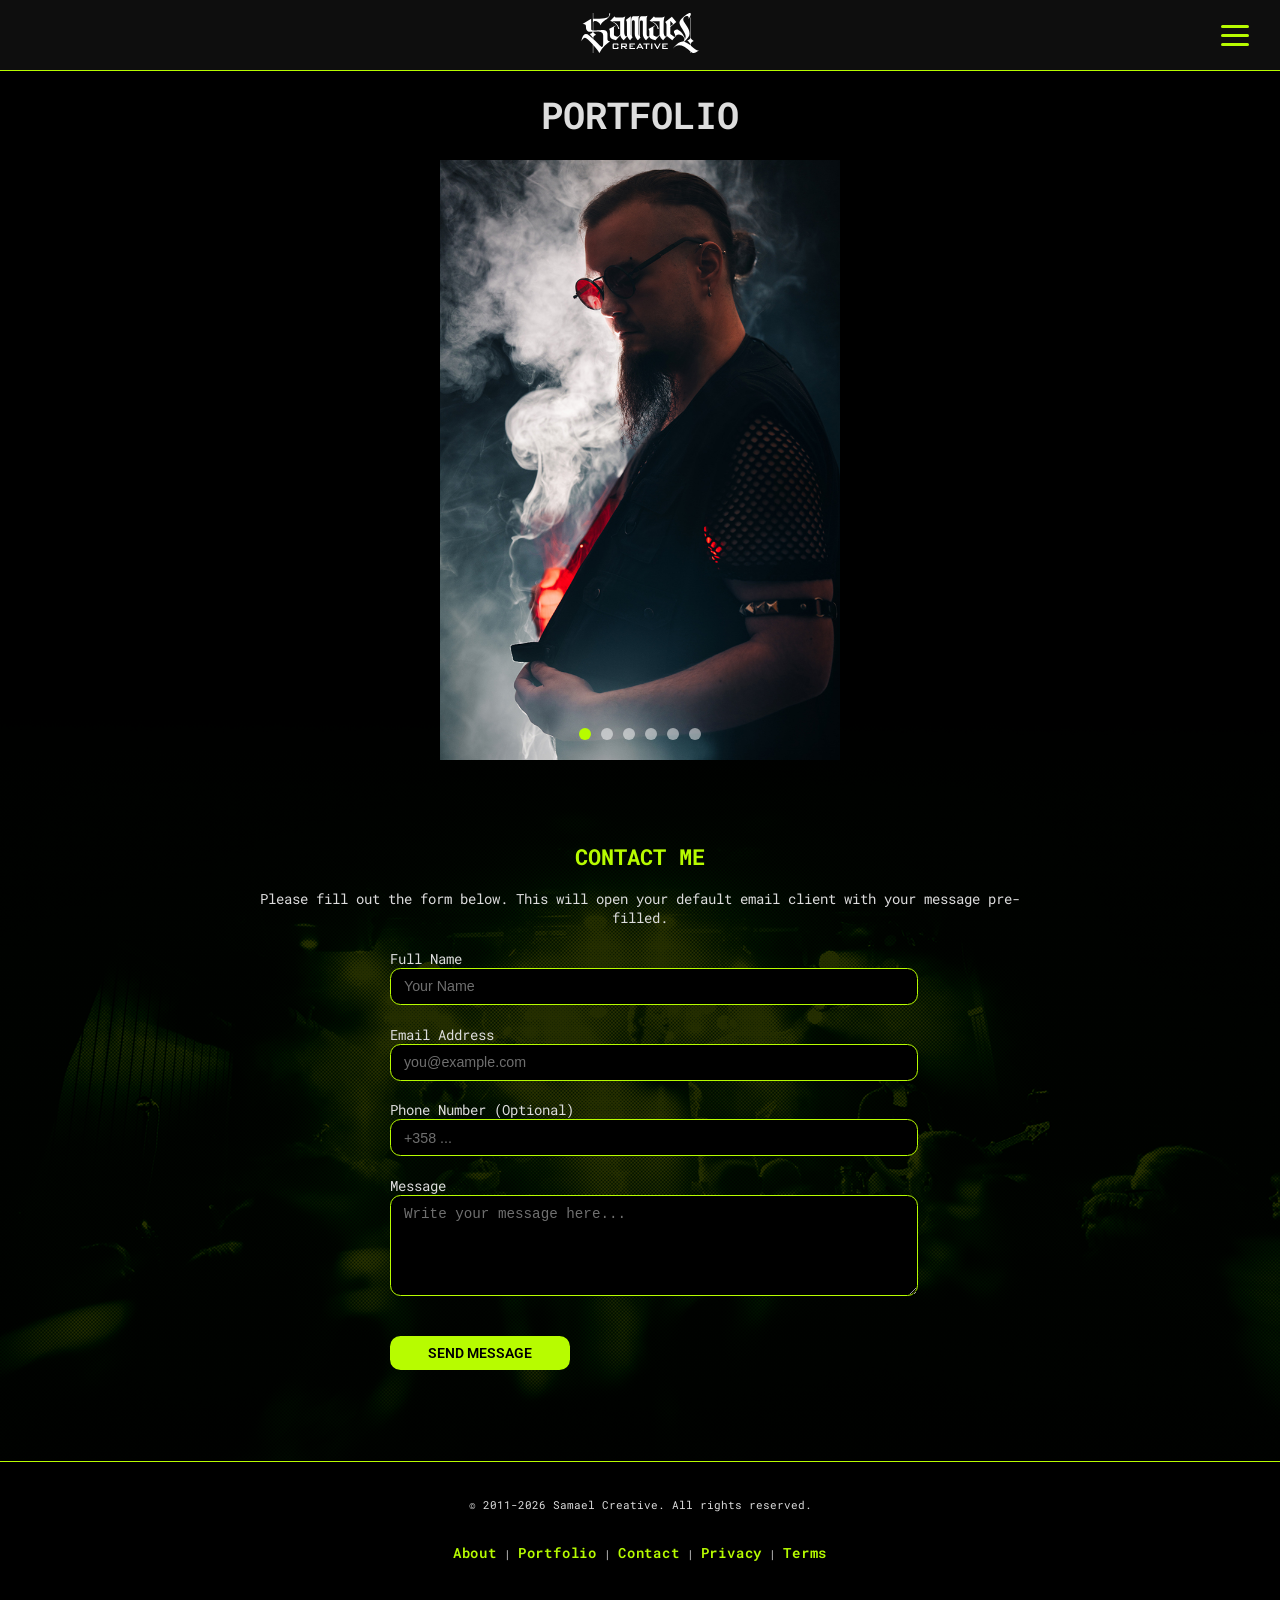
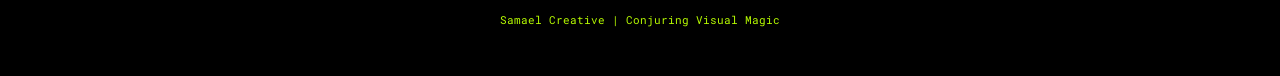
<file: portfolio.html>
<!DOCTYPE html>
<html lang="en">
<head>
    <meta charset="UTF-8">
    <meta name="viewport" content="width=device-width, initial-scale=1.0">
    <link rel="preconnect" href="https://fonts.googleapis.com">
    <link rel="preconnect" href="https://fonts.gstatic.com" crossorigin>
    <link href="https://fonts.googleapis.com/css2?family=Roboto+Mono:wght@400;500&family=Roboto:wght@400;700&display=swap" rel="stylesheet">
    <link rel="stylesheet" type="text/css" href="styles.css"/>
    <title>Portfolio</title>

         <!-- ========================================== -->
    <!-- HEADER -->
    <!-- ========================================== -->

    <header class="site-header">
        <a href="index.html" class="logo-link">
            <div class="logo-wrapper s-padding-m">
                <svg class="site-logo" xmlns="http://www.w3.org/2000/svg" viewBox="0 0 440 149.95" width="120" height="40">
                    <path d="M105.13 105.8c-2.02-.22-3.83-.9-5.41-2.05-1.59-1.15-2.38-2.92-2.38-5.33V77.61c0-.87-.36-2.38-1.07-4.51s-2.24-4.23-4.59-6.31c-2.35-2.07-5.82-3.11-10.41-3.11-2.95 0-8.14.33-15.57.98-7.87.66-13.49.98-16.88.98-2.19 0-3.77-.05-4.75-.16V35c1.09-3.06 3.55-4.59 7.37-4.59 3.61 0 7.4 1.45 11.39 4.34 3.99 2.9 7.02 6.75 9.1 11.55 1.31-4.37 3.55-8.11 6.72-11.23q4.755-4.665 13.11-10.41c.22-.22 1.42-1.09 3.61-2.62 4.26-3.17 7.35-6.36 9.26-9.59 1.91-3.22 2.87-6.09 2.87-8.6 0-1.09-.19-1.97-.57-2.62-.38-.66-.79-.87-1.23-.66-.77 0-1.29.55-1.56 1.64s-.38 2.27-.33 3.52c.05 1.26.08 2.05.08 2.38-.22 4.37-3.91 7.76-11.06 10.16-7.16 2.4-20.13 3.61-38.92 3.61l-9.83-.16V.06h-1.47v65.27c-4.04-.66-6.06-2.18-6.06-4.59l-.33-39.17L3.93 41.56c.11 0 .44-.05.98-.16.55-.11 1.25-.16 2.13-.16 2.51 0 4.75.66 6.72 1.97s2.95 3.66 2.95 7.05q0 5.58.9 9.75c.6 2.79 2.13 5.27 4.59 7.46s6.31 3.28 11.55 3.28q2.955 0 8.85-.33v.33c-4.04 5.46-8.19 8.19-12.46 8.19 1.2.88 3.36 3.03 6.47 6.47s5.11 5.98 5.98 7.62v3.28c-5.24-4.92-9.89-9.01-13.93-12.29-4.15-3.39-8.09-5.08-11.8-5.08s-6.69 1.59-9.26 4.75c-2.57 3.17-4.48 6.91-5.74 11.23-1.25 4.32-1.88 8.11-1.88 11.39 0-.33.55-1.61 1.64-3.85s2.57-4.34 4.42-6.31c1.86-1.97 4.1-2.95 6.72-2.95 2.07 0 4.2.77 6.39 2.29 4.26 2.62 12.07 10.27 23.44 22.94v31.53h1.47v-29.89c4.92 5.57 9.97 10.83 14.18 16.55 4.27 5.82 7.47 10.97 8.77 13.34 2.79-4.67 7.14-12.34 12.37-19 5.16-6.57 11.25-11.69 16.88-16.55 5.53-4.78 9.45-7.57 11.76-8.39q-.48.06-2.91-.21Zm-23.84 9.67c0 4.15-.55 7.19-1.64 9.1s-2.24 2.87-3.44 2.87c-.88.11-2.65-1.07-5.33-3.52-2.68-2.46-6.8-6.47-12.37-12.05-6.23-6.23-11.04-10.92-14.42-14.09v-4.75c.55-3.39 1.88-5.87 4.02-7.46 2.13-1.58 4.34-2.81 6.64-3.69-1.53-.87-3.55-2.46-6.06-4.75s-4.04-4.2-4.59-5.74v-.98q10.485-.66 15.24-.66c6.99 0 12.4 1.12 16.22 3.36s5.74 6.42 5.74 12.54v29.83ZM108.16 105.97s-.08.03-.12.05c.08 0 .12-.02.12-.05"/>
                    <path d="M102.92 59.79h.03s-.03-.02-.03 0M165.85 26.68l.09-.07c-.06-.01-.09 0-.09.07M250.74 59.79h.03s-.03-.02-.03 0M313.67 34.22l.07-.06s-.07.01-.07.06"/>
                    <path d="M436.72 140.29c-2.62 0-5.11-.77-7.46-2.29q-3.525-2.295-10.41-8.19c-4.26-3.71-7.16-6.17-8.69-7.37v-6.06c.55-3.39 1.88-5.87 4.02-7.46 2.13-1.58 4.34-2.81 6.64-3.69-1.53-.87-3.55-2.46-6.06-4.75s-4.04-4.2-4.59-5.74V17.03h-1.47v77.04c-4.04 5.46-8.19 8.19-12.46 8.19 1.2.88 3.36 3.03 6.47 6.47s5.11 5.98 5.98 7.62v4.92c-5.14-3.82-9.59-6.91-13.36-9.26s-7.29-3.85-10.57-4.51c6.12-4.81 11.53-10.54 16.22-17.21 2.73-3.93 4.1-8.41 4.1-13.44q0-8.355-4.26-16.8t-11.31-18.6c-2.84-4.15-4.81-7.26-5.9-9.34-1.42-2.84-2.13-5.52-2.13-8.03 0-3.82 1.39-6.94 4.18-9.34s5.76-3.61 8.93-3.61c1.75 0 3.22.38 4.42 1.15 1.97 1.31 2.95 3.22 2.95 5.74 0 1.42-.25 2.81-.74 4.18s-.85 2.21-1.07 2.54c.55-.76 1.58-2.43 3.11-5s3.03-5.43 4.51-8.6c1.47-3.17 2.21-5.74 2.21-7.7 0-2.29-1.09-3.44-3.28-3.44-3.5 0-8.25 2.1-14.26 6.31s-11.53 9.12-16.55 14.75c-5.03 5.63-7.92 10.35-8.69 14.18-.11.33-.16.77-.16 1.31 0 2.51.9 5.55 2.7 9.1s4.56 8.39 8.28 14.5c4.15 6.99 7.26 12.59 9.34 16.8 2.07 4.21 3.11 7.84 3.11 10.9 0 4.02-1.17 7.99-3.5 11.92.19-.96.28-1.95.28-2.98 0-3.06-.82-6.06-2.46-9.01-2.62-5.02-5.6-9.56-8.93-13.6s-7.62-7.65-12.87-10.82c-1.86-.98-3.61-1.47-5.24-1.47-2.95 0-5.6.96-7.95 2.87s-3.52 3.91-3.52 5.98c0 1.31.66 3.17 1.97 5.57 1.31 2.51 2.35 4.97 3.11 7.37.3.94.55 1.74.75 2.37l-3.74 4.22-15.41-11.47V52.58l22.45-18.52-16.55-20.16-25.16 20.26c.16.02.6.37 1.32 1.04.93.88 1.77 2.21 2.54 4.02.76 1.8 1.15 4.18 1.15 7.13v38.58l-3.11 3.54c-2.08-.66-3.88-2.46-5.41-5.41s-2.29-6.83-2.29-11.64V33.89c0-2.62.33-5.87.98-9.75.66-3.88 1.75-7.73 3.28-11.55q-.495.33-2.46 1.47c-1.31.77-2.87 1.47-4.67 2.13s-3.42.98-4.83.98h-21.14c-2.08 0-3.63-.35-4.67-1.07-1.04-.71-1.67-1.5-1.88-2.38-.22-.87-.38-1.42-.49-1.64l-17.04 18.36c2.62-.11 6.23 1.07 10.82 3.52 4.59 2.46 8.79 5.9 12.62 10.32 3.82 4.42 6.12 9.32 6.88 14.67.11.44.35.79.74 1.07.38.27.79.41 1.23.41 1.31 0 1.97-.55 1.97-1.64v-.33c-.22-1.42-1.07-3.74-2.54-6.97-1.47-3.22-4.15-6.83-8.03-10.82s-9.1-7.29-15.65-9.92c-.88-.11 3.03-.11 11.72 0s14.67.22 17.95.33l.16 49.66-6.23 6.88c-.88.88-2.29 1.31-4.26 1.31-2.84 0-5.71-.76-8.6-2.29-2.9-1.53-4.34-3.28-4.34-5.24V52.39l5.9-3.28v-2.13l-24.56 12.77c.09.03.4.36.96 1 .66.77 1.25 1.94 1.8 3.52.55 1.59.82 3.69.82 6.31v14.54l-3.77 4.31c-3.06-1.2-4.89-2.79-5.49-4.75-.6-1.97-.9-3.88-.9-5.74V19.96q0-1.8 1.23-5.16c.82-2.24 1.39-3.74 1.72-4.51-1.2.88-3.44 1.42-6.72 1.64h-13.27c-4.48 0-7.37 1.86-8.69 5.57-1.31 3.72-1.97 6.83-1.97 9.34v59.98c-1.2-1.97-1.94-3.77-2.21-5.41s-.41-3-.41-4.1V19.14q0-2.295.66-4.26c.44-1.31.9-2.35 1.39-3.11q.735-1.14.9-1.47c-1.2.88-3.44 1.42-6.72 1.64h-13.44c-4.37 0-7.21 1.86-8.52 5.57-1.31 3.72-1.97 6.83-1.97 9.34v58.51c-.66-1.31-1.04-2.43-1.15-3.36s-.16-1.94-.16-3.03V11.93l-18.93 14.68c.15.03.5.33 1.06.89.76.77 1.47 2.05 2.13 3.85s.98 4.29.98 7.46l.33 38.68c0 2.57.24 4.96.72 7.18l-3.34 3.8c-2.08-.66-3.88-2.46-5.41-5.41s-2.29-6.83-2.29-11.64V33.89c0-2.62.33-5.87.98-9.75.66-3.88 1.75-7.73 3.28-11.55q-.495.33-2.46 1.47c-1.31.77-2.87 1.47-4.67 2.13s-3.42.98-4.83.98h-21.14c-2.08 0-3.63-.35-4.67-1.07-1.04-.71-1.67-1.5-1.88-2.38-.22-.87-.38-1.42-.49-1.64l-17.04 18.36c2.62-.11 6.23 1.07 10.82 3.52s8.79 5.9 12.62 10.32c3.82 4.42 6.12 9.32 6.88 14.67.11.44.35.79.74 1.07.38.27.79.41 1.23.41 1.31 0 1.97-.55 1.97-1.64v-.33c-.22-1.42-1.07-3.74-2.54-6.97-1.47-3.22-4.15-6.83-8.03-10.82s-9.1-7.29-15.65-9.92c-.88-.11 3.03-.11 11.72 0s14.67.22 17.95.33l.16 49.66-6.23 6.88c-.88.88-2.29 1.31-4.26 1.31-2.84 0-5.71-.76-8.6-2.29-2.9-1.53-4.34-3.28-4.34-5.24V52.39l5.9-3.28v-2.13l-24.56 12.77c.09.03.4.36.96 1 .66.77 1.25 1.94 1.8 3.52.55 1.59.82 3.69.82 6.31v15.08c0 3.93 1.66 7.1 5 9.51 3.33 2.4 7.07 4.21 11.23 5.41 4.15 1.2 6.23 1.69 6.23 1.47l16.39-18.68q.99 4.26 3.93 9.18 2.955 4.92 8.85 9.51L171.7 86.7c.38 1.27.83 2.49 1.38 3.64 1.75 3.66 3.74 6.61 5.98 8.85s3.36 3.2 3.36 2.87l9.67-12.13c-.33-.22-.88-.6-1.64-1.15-.77-.55-1.26-.93-1.47-1.15V32.56c0-1.53.55-2.76 1.64-3.69s2.4-1.39 3.93-1.39c1.42 0 2.62.44 3.61 1.31.98.88 1.48 2.08 1.48 3.61v45.07c0 4.92.87 9.21 2.62 12.87s3.74 6.61 5.98 8.85 3.36 3.2 3.36 2.87l9.67-10.49c-.55-.33-.98-.74-1.31-1.23q-.495-.735-.66-.9V33.06c0-1.64.57-2.92 1.72-3.85s2.54-1.39 4.18-1.39q1.965 0 3.36 1.23c.93.82 1.39 1.94 1.39 3.36v45.07c0 4.92.87 9.21 2.62 12.87s3.74 6.61 5.98 8.85 3.36 3.2 3.36 2.87l12.6-14.44c.47 3.05 2.08 5.57 4.85 7.56 3.33 2.4 7.07 4.21 11.23 5.41 4.15 1.2 6.23 1.69 6.23 1.47l16.39-18.68q.99 4.26 3.93 9.18 2.955 4.92 8.85 9.51l13.85-15.71 20.4 16.04 14.59-16.72s.66-.99 2.58-2.9c1.91-1.91 4.61-2.76 8.11-2.54 5.24.44 9.86 2.46 13.85 6.06 3.99 3.61 5.98 7.98 5.98 13.11 0 1.08-.12 2.21-.36 3.38a43 43 0 0 1-3.47 4.06l-2.13-.16c-5.57 0-11.04 1.97-16.39 5.9s-10.03 8.22-14.01 12.87c-3.99 4.64-5.98 7.18-5.98 7.62 7.21-8.3 14.97-12.46 23.27-12.46 5.9 0 11.77 1.75 17.62 5.24 5.84 3.5 12.92 8.63 21.22 15.41.87.55 2.07 1.47 3.61 2.79v5.9h1.47v-4.59c2.95 3.06 6.28 4.59 10 4.59 3.39 0 6.47-.85 9.26-2.54 2.79-1.7 6.31-4.18 10.57-7.46-.77.22-1.86.33-3.28.33ZM333.01 28.65l10.65 12.29-10.65 8.52zM138.63 130.06c0 1.87-.36 3.14-1.07 3.79-.72.65-2.03.98-3.93.98H121.6c-1.9 0-3.21-.33-3.93-.98s-1.07-1.91-1.07-3.79v-10.62c0-1.87.36-3.14 1.07-3.79.72-.65 2.02-.98 3.93-.98h12.03c2.4 0 3.88.56 4.45 1.68.36.65.55 2.32.55 5l-4.69.74v-3.83h-12.66v12.77h12.66v-4.34l4.69.98v2.38ZM172.23 134.82h-6.72l-8.12-7.62h-4.45v7.62h-4.61v-20.16h17.27c3.02 0 4.53 1.3 4.53 3.91v4.73q0 2.925-2.34 3.63c-.6.18-2.21.27-4.84.27l9.3 7.62Zm-6.64-12.65v-2.42c0-.68-.2-1.12-.59-1.33-.29-.18-.79-.27-1.52-.27h-10.55v5.62h10.55c.73 0 1.24-.09 1.52-.27.39-.21.59-.65.59-1.33M200.47 134.82h-20.82v-20.16h20.62v3.44h-15.94v4.49h9.3v3.44h-9.3v5h16.13v3.79Z"/>
                    <path d="M232.77 134.82h-5.27l-2.42-4.41h-12.77l-2.34 4.41h-4.69l11.41-20.16h4.53l11.56 20.16Zm-9.65-8.04-4.34-8.2-4.49 8.2zM255.23 118.26h-9.3v16.56h-4.69v-16.56h-9.26v-3.59h23.24v3.59ZM265.66 134.82h-4.69v-20.16h4.69zM297.11 114.67l-11.09 20.16h-3.24l-11.64-20.16h5.35l8.16 14.57 7.77-14.57zM323.4 134.82h-20.82v-20.16h20.62v3.44h-15.94v4.49h9.3v3.44h-9.3v5h16.13v3.79Z"/>
                </svg>
            </div>
        </a>

        <!-- Burger Button -->
        <button id="menu-toggle" class="burger-btn" aria-label="Open Menu">
            <span class="bar bar-1"></span>
            <span class="bar bar-2"></span>
            <span class="bar bar-3"></span>
        </button>
    </header>

    <!-- Navigation Overlay -->
    <nav id="main-nav" class="nav-overlay">
        <ul class="nav-links">
            <li><a href="index.html" class="nav-item">Home</a></li>
            <li><a href="portfolio.html" class="nav-item">Portfolio</a></li>
            <li><a href="about.html" class="nav-item">About</a></li>
            <li><a href="contact.html" class="nav-item">Contact</a></li>
            <li><a href="privacy.html" class="nav-item">Privacy</a></li>
            <li><a href="terms.html" class="nav-item">Terms</a></li>
        </ul>
    </nav>

    <!-- JAVASCRIPT FOR TOGGLE -->
    <script>
        const toggleBtn = document.getElementById('menu-toggle');
        const navOverlay = document.getElementById('main-nav');
        const bars = document.querySelectorAll('.bar');

        toggleBtn.addEventListener('click', () => {
            // Toggle Menu Visibility
            navOverlay.classList.toggle('active');
            toggleBtn.classList.toggle('active');

            // Animate Bars to X
            if (navOverlay.classList.contains('active')) {
                // Turn into X
                bars[0].style.transform = 'rotate(45deg) translate(5px, 5px)';
                bars[1].style.opacity = '0';
                bars[2].style.transform = 'rotate(-45deg) translate(5px, -5px)';
            } else {
                // Revert to Burger
                bars[0].style.transform = 'none';
                bars[1].style.opacity = '1';
                bars[2].style.transform = 'none';
            }
        });
    </script>
    
    <!-- CONTAINER: Slideshow Styles -->
    <style>
        /* Slideshow Container */
        .slideshow-container {
            position: relative;
            width: 100%;
            max-width: 1200px;
            height: 600px; 
            margin: 0 auto;
            overflow: hidden;
            border-radius: var(--sa-radius-l);
            background-color: transparent; 
            margin-bottom: var(--sa-space-3xl);
            display: flex;
            align-items: center;
            justify-content: center;
        }

        /* Individual Slide */
        .slide {
            position: absolute;
            top: 0;
            left: 0;
            width: 100%;
            height: 100%;
            opacity: 0; 
            transition: opacity 1.5s ease-in-out; 
            z-index: 1;
            display: flex;
            align-items: center;
            justify-content: center;
            background-color: transparent; 
        }

        /* Image Styling */
        .slide img {
            width: 100%;
            height: 100%;
            object-fit: contain; 
            display: block;
            max-width: 100%;
            max-height: 100%;
        }

        .slide.active {
            opacity: 1;
            z-index: 2;
        }

        /* Navigation Dots */
        .dots-container {
            position: absolute;
            bottom: 20px;
            left: 50%;
            transform: translateX(-50%);
            display: flex;
            gap: 10px;
            z-index: 10;
        }

        .dot {
            width: 12px;
            height: 12px;
            background-color: rgba(255, 255, 255, 0.5);
            border-radius: 50%;
            cursor: pointer;
            transition: background-color 0.3s;
        }

        .dot.active {
            background-color: var(--sa-primary);
        }

        .portfolio-content {
            width: 100%;
            max-width: 800px;
            margin: 0 auto;
            text-align: center;
            padding-bottom: var(--sa-space-3xl);
        }

        .portfolio-content .s-btn {
            display: inline-flex !important; 
            width: auto !important;
            min-width: 180px;
        }
        
        h1 {
            margin-bottom: var(--sa-space-l);
        }
        
        p.intro {
            max-width: 800px;
            margin: 0 auto var(--sa-space-2xl);
            text-align: center;
        }

        /* Override input background to dark */
        .s-input {
    background-color: var(--sa-bg-dark) !important;
    color: var(--sa-text-body) !important; /* Ensures text is visible */
    border: 1px solid var(--sa-border-primary) !important; /* Keeps the border visible */
}

/* Placeholder color adjustment for dark background */
.s-input::placeholder {
    color: rgba(221, 221, 221, 0.5) !important; /* Light grey placeholder */
}

/* Focus state */
.s-input:focus {
    background-color: var(--sa-bg-dark) !important;
    border-color: var(--sa-primary) !important;
    color: var(--sa-text-body) !important;
}
    </style>    
    </head>
<body>

        <!-- ========================================== -->
    <!-- MAIN CONTENT: PORTFOLIO SLIDESHOW -->
    <!-- ========================================== -->
    <div class="main-content s-bg-dark">
        
        <!-- Page Title -->
        <h1 class="s-text-3xl s-text-light s-uppercase s-text-center s-margin-bottom-l">Portfolio</h1>

        <!-- SLIDESHOW CONTAINER -->
        <div class="slideshow-container">
            
            <!-- SLIDE 1 -->
            <div class="slide active">
                <img src="src/portfolio/photo1.jpg" alt="Dj Oppressor">
            </div>

            <!-- SLIDE 2 -->
            <div class="slide">
                <img src="src/portfolio/photo2.JPG" alt="Lorna Shore">
            </div>

            <!-- SLIDE 3 -->
            <div class="slide">
                <img src="src/portfolio/photo3.JPG" alt="In Flames at Tuska">
            </div>

            <!-- SLIDE 4 -->
            <div class="slide">
                <img src="src/portfolio/photo4.JPG" alt="In Flames at Tuska">
            </div>
            
             <!-- SLIDE 5 -->
            <div class="slide">
                <img src="src/portfolio/photo5.jpg" alt="Inherited Time">
            </div>
            
            <!-- SLIDE 6 -->
            <div class="slide">
                <img src="src/portfolio/photo6.jpg" alt="Dj Oppressor">
            </div>

            <!-- Navigation Dots -->
            <div class="dots-container" id="dots-container">
            </div>
        </div>

        <!-- ========================================== -->
        <!-- CONTACT FORM (Not functional) -->
        <!-- ========================================== -->
        <div class="portfolio-content s-text-center s-margin-top-2xl">
            <h2 class="s-text-xl s-text-primary s-uppercase">Contact Me</h2>
            <p class="s-text-m s-text-body s-margin-top-m">
                Please fill out the form below. This will open your default email client with your message pre-filled.
            </p>

            <!-- The Form Container: Centered via max-width and margin -->
            <form id="schoolProjectForm" class="s-margin-top-l" style="max-width: 500px; margin: 20px auto 0 auto; text-align: left;">
                
                <!-- Name Field -->
                <label class="s-text-m s-text-body s-display-block s-margin-bottom-s">Full Name</label>
                <input type="text" id="inpName" class="s-input s-full-width s-margin-bottom-m" placeholder="Your Name" required>

                <!-- Email Field -->
                <label class="s-text-m s-text-body s-display-block s-margin-bottom-s">Email Address</label>
                <input type="email" id="inpEmail" class="s-input s-full-width s-margin-bottom-m" placeholder="you@example.com" required>

                <!-- Phone Field -->
                <label class="s-text-m s-text-body s-display-block s-margin-bottom-s">Phone Number (Optional)</label>
                <input type="tel" id="inpPhone" class="s-input s-full-width s-margin-bottom-m" placeholder="+358 ...">

                <!-- Message Field -->
                <label class="s-text-m s-text-body s-display-block s-margin-bottom-s">Message</label>
                <textarea id="inpMessage" class="s-input s-full-width s-margin-bottom-m" rows="5" placeholder="Write your message here..." required></textarea>

                <!-- Submit Button -->
                <button type="submit" class="s-btn s-uppercase s-full-width s-margin-top-m">Send Message</button>
            </form>

            <!-- Thank You Message (Hidden by default) -->
            <div id="thankYouSection" class="s-text-center s-margin-top-2xl" style="display: none; max-width: 500px; margin: 0 auto;">
                <h3 class="s-text-xl s-text-success s-uppercase">Thank You!</h3>
                <p class="s-text-m s-text-body s-margin-top-m">
                    Your email client has been opened. Please click <strong>Send</strong> in your email application to deliver the message.
                </p>
                <button onclick="resetSchoolForm()" class="s-btn s-ghost s-uppercase s-margin-top-m">Send Another Message</button>
            </div>
        </div>

        <!-- JavaScript Logic for the Form -->
        <script>
            document.getElementById('schoolProjectForm').addEventListener('submit', function(event) {
                event.preventDefault(); // Prevent page reload

                // 1. Get values from inputs
                const name = document.getElementById('inpName').value;
                const email = document.getElementById('inpEmail').value;
                const phone = document.getElementById('inpPhone').value;
                const message = document.getElementById('inpMessage').value;

                // 2. SET YOUR EMAIL ADDRESS HERE
                const myEmail = "contact@samaelcreative.com"; 

                // 3. Construct the mailto link
                const subject = encodeURIComponent("Portfolio Inquiry from " + name);
                let bodyText = "Name: " + name + "\n";
                bodyText += "Email: " + email + "\n";
                if(phone) bodyText += "Phone: " + phone + "\n";
                bodyText += "\nMessage:\n" + message;
                
                const body = encodeURIComponent(bodyText);
                const mailtoLink = `mailto:${myEmail}?subject=${subject}&body=${body}`;

                // 4. Open the email client
                window.location.href = mailtoLink;

                // 5. Show Thank You message and hide form
                document.getElementById('schoolProjectForm').style.display = 'none';
                document.getElementById('thankYouSection').style.display = 'block';
            });

            // Function to reset the form for testing/demo purposes
            function resetSchoolForm() {
                document.getElementById('schoolProjectForm').reset();
                document.getElementById('schoolProjectForm').style.display = 'block';
                document.getElementById('thankYouSection').style.display = 'none';
            }
        </script>
    </div>   

    <!-- ========================================== -->
    <!-- FOOTER -->
    <!-- ========================================== -->
    <div class="site-footer s-bg-dark">
        <p class="s-text-xs s-text-body s-text-center">
            &copy; 2011-2026 Samael Creative. All rights reserved.
        </p>
       <p class="s-text-xs s-text-body s-text-center s-margin-top-s">
            <a href="about.html" class="s-link">About</a> | 
            <a href="portfolio.html" class="s-link">Portfolio</a> | 
            <a href="contact.html" class="s-link">Contact</a> | 
            <a href="privacy.html" class="s-link">Privacy</a> | 
            <a href="terms.html" class="s-link">Terms</a>
        </p>
        <br>
        <p class="s-text-primary s-text-xs s-margin-bottom-l s-text-center">Samael Creative | Conjuring Visual Magic</p>
    </div>

    <!-- ========================================== -->
    <!-- JAVASCRIPT FOR SLIDESHOW -->
    <!-- ========================================== -->
    <script>
        document.addEventListener('DOMContentLoaded', function() {
            const slides = document.querySelectorAll('.slide');
            const dotsContainer = document.getElementById('dots-container');
            let currentSlide = 0;
            const slideInterval = 5000; // 5000ms = 5 seconds

            // Create dots based on number of slides
            slides.forEach((_, index) => {
                const dot = document.createElement('div');
                dot.classList.add('dot');
                if (index === 0) dot.classList.add('active');
                dot.addEventListener('click', () => goToSlide(index));
                dotsContainer.appendChild(dot);
            });

            const dots = document.querySelectorAll('.dot');

            function showSlide(n) {
                // Remove active class from all slides and dots
                slides.forEach(slide => slide.classList.remove('active'));
                dots.forEach(dot => dot.classList.remove('active'));

                // Handle wrapping
                if (n >= slides.length) currentSlide = 0;
                else if (n < 0) currentSlide = slides.length - 1;
                else currentSlide = n;

                // Add active class to current
                slides[currentSlide].classList.add('active');
                dots[currentSlide].classList.add('active');
            }

            function nextSlide() {
                showSlide(currentSlide + 1);
            }

            function goToSlide(n) {
                showSlide(n);
                // Reset timer when manually clicked
                clearInterval(intervalId);
                intervalId = setInterval(nextSlide, slideInterval);
            }

            // Start automatic loop
            let intervalId = setInterval(nextSlide, slideInterval);
        });
    </script>
</file>
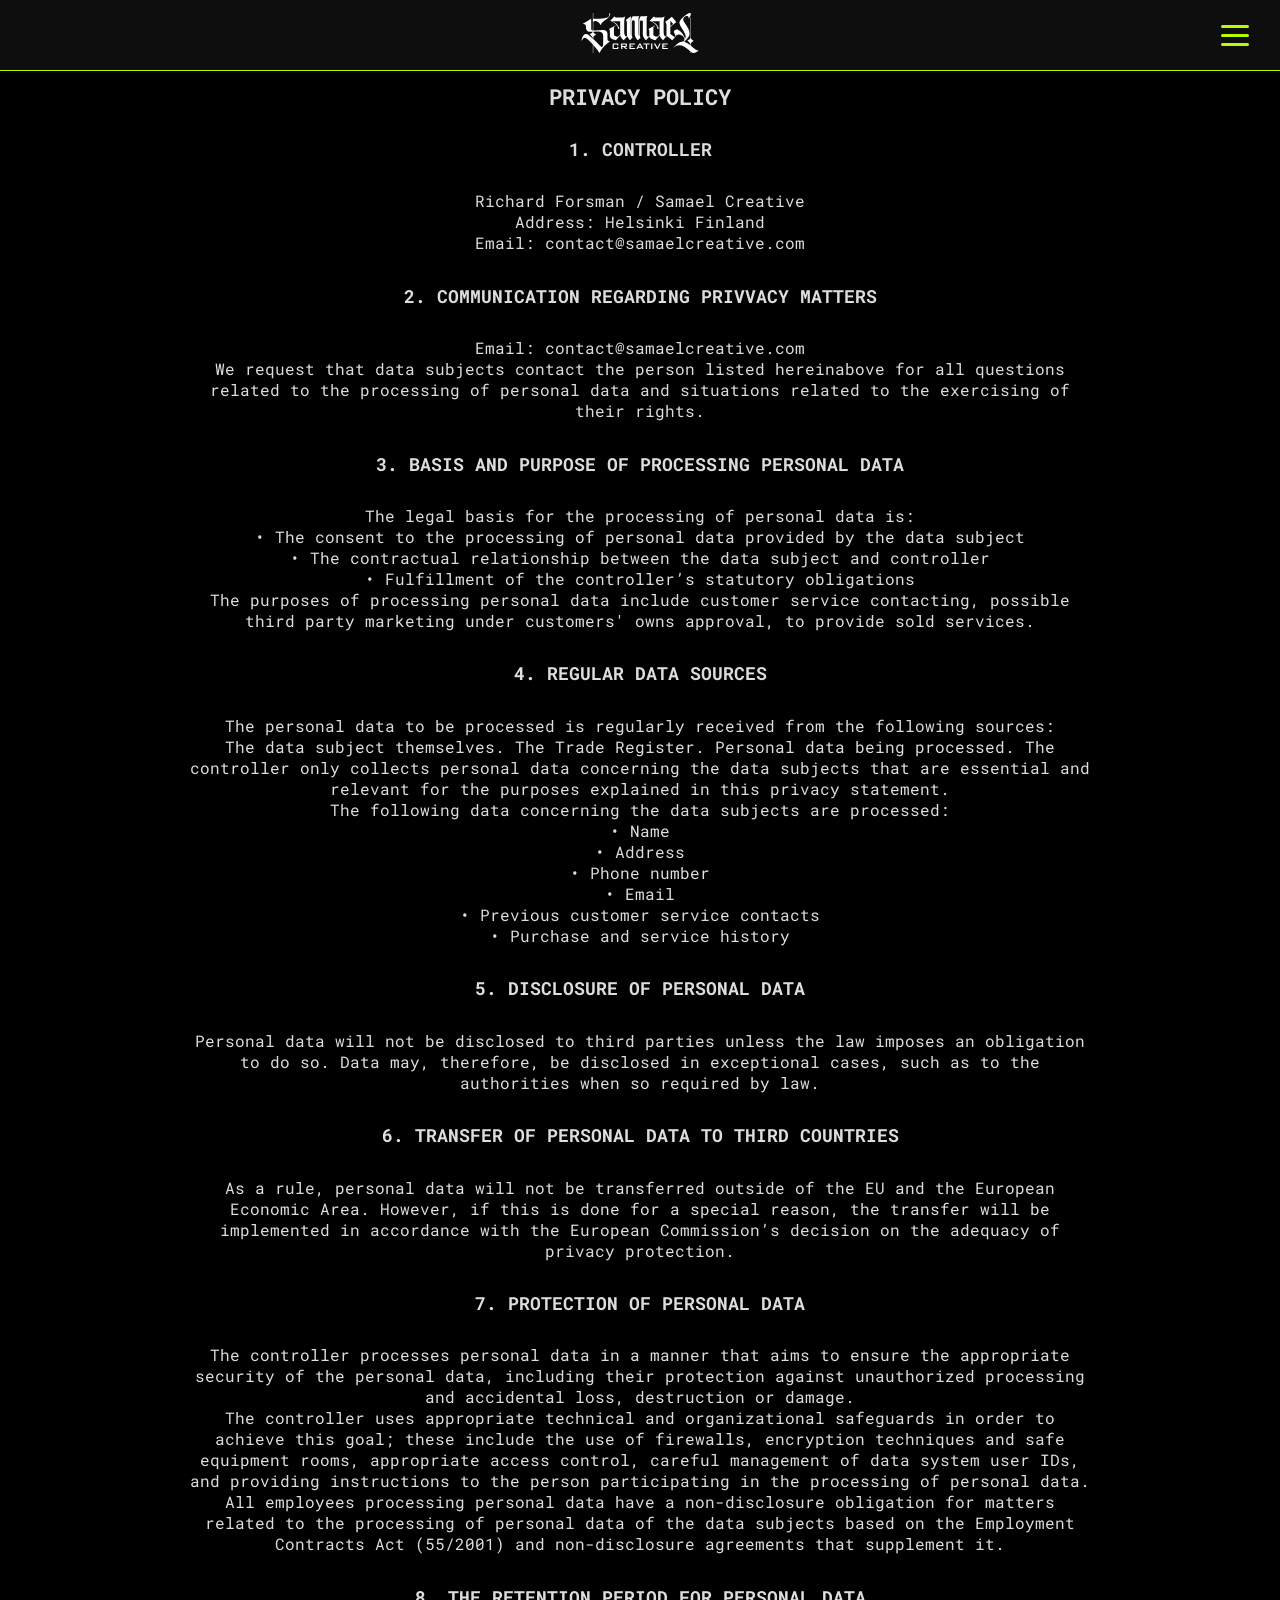
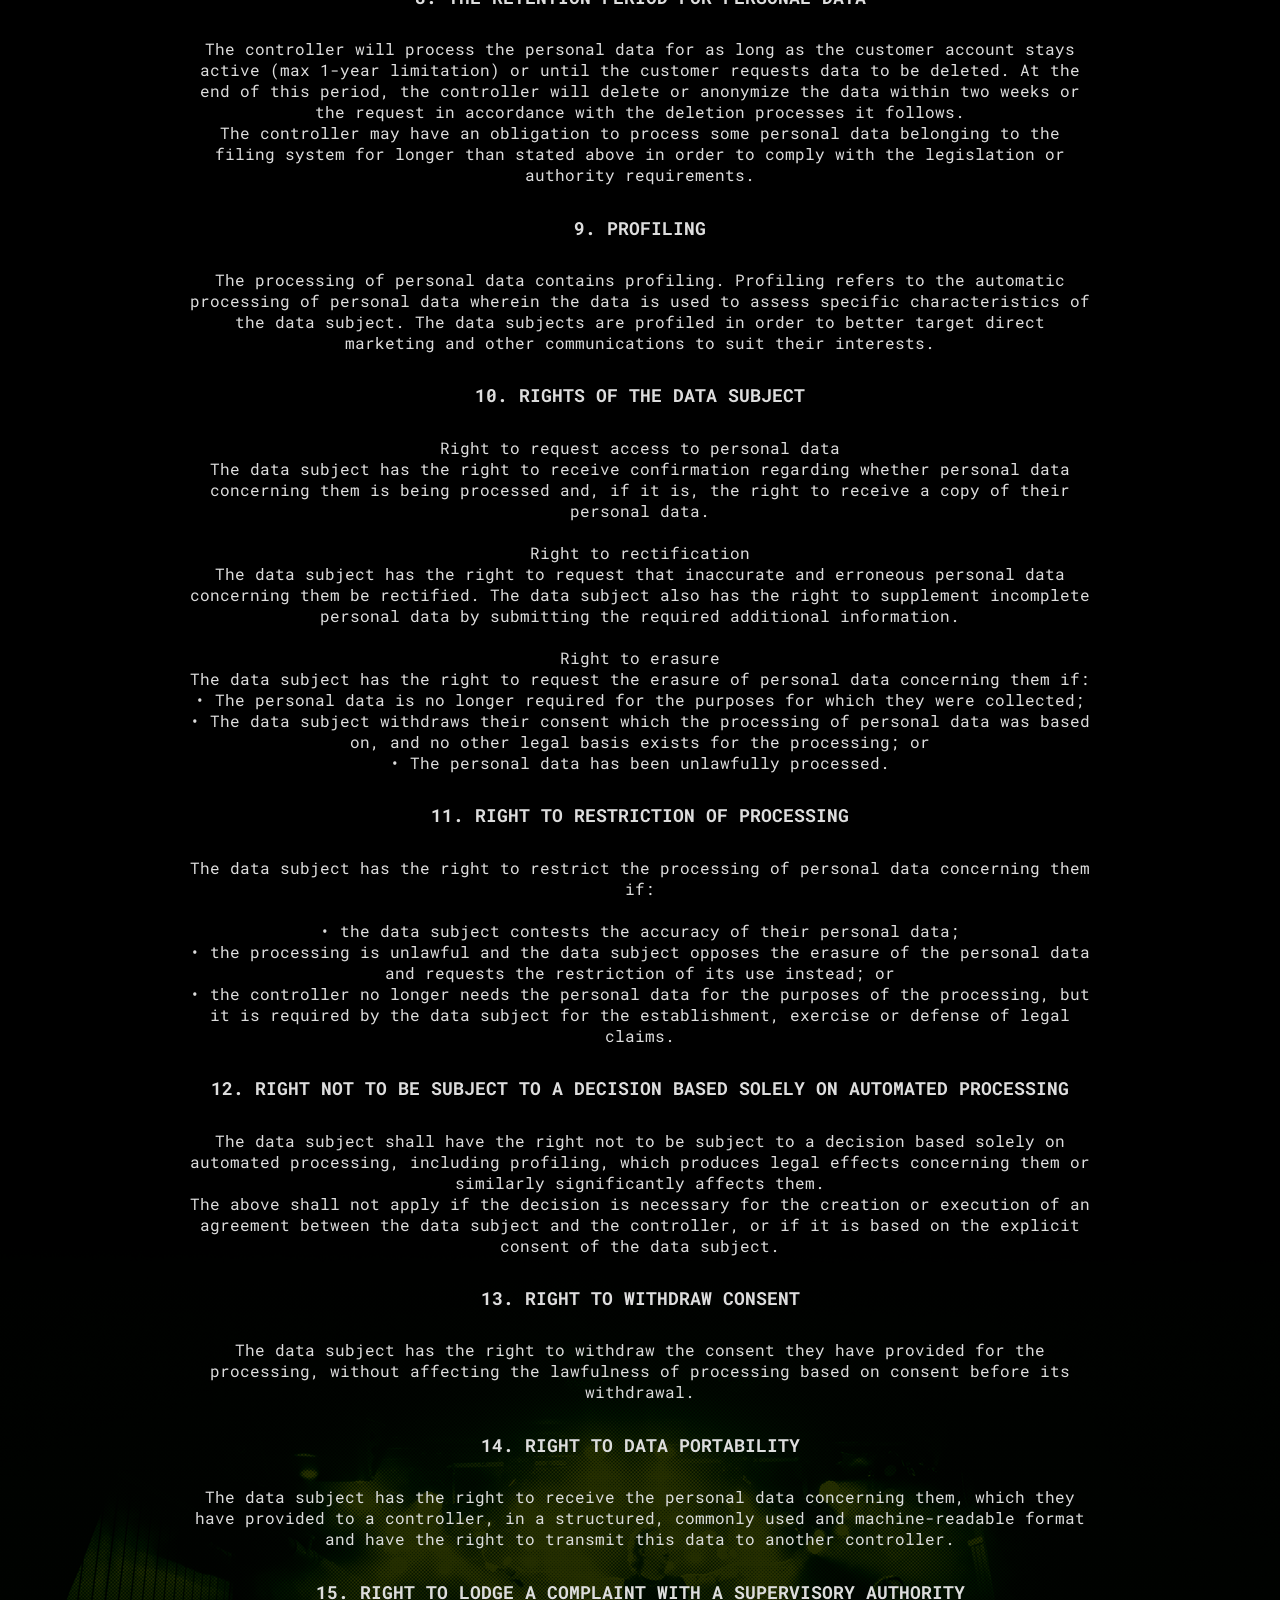
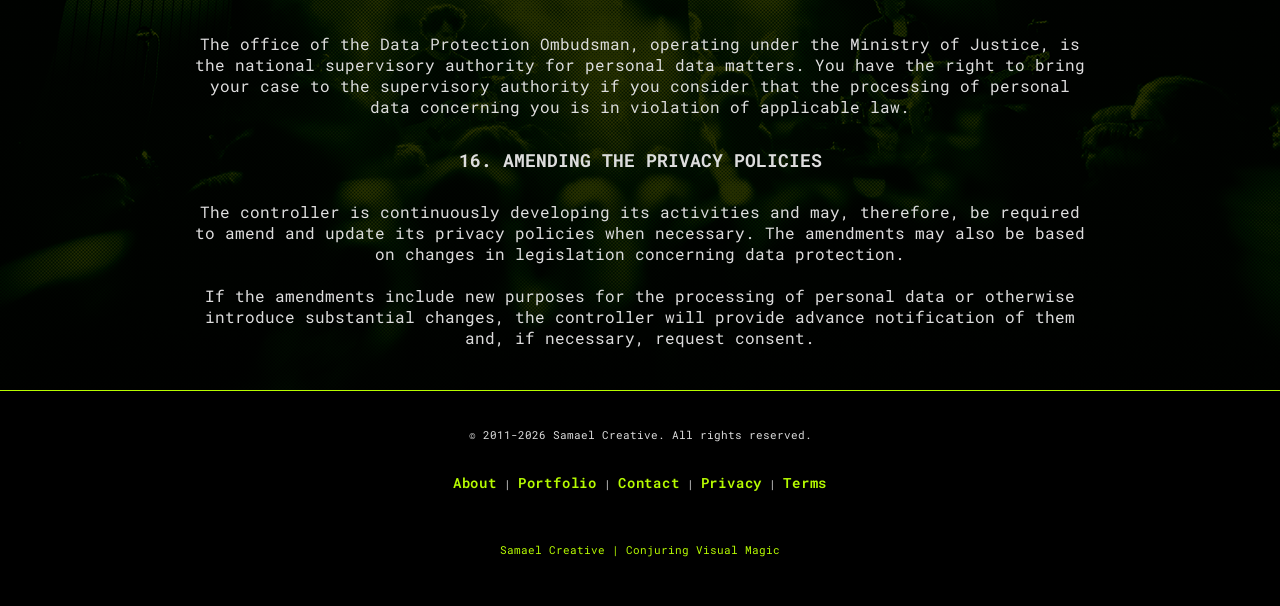
<file: privacy.html>
<!DOCTYPE html>
<html lang="en">
<head>
    <meta charset="UTF-8">
    <meta name="viewport" content="width=device-width, initial-scale=1.0">
    <link rel="preconnect" href="https://fonts.googleapis.com">
    <link rel="preconnect" href="https://fonts.gstatic.com" crossorigin>
    <link href="https://fonts.googleapis.com/css2?family=Roboto+Mono:wght@400;500&family=Roboto:wght@400;700&display=swap" rel="stylesheet">
    <link rel="stylesheet" type="text/css" href="styles.css"/>
    <title>Privacy Policy</title>
</head>
<body>
     <!-- ========================================== -->
    <!-- HEADER & NAVIGATION START -->
    <!-- ========================================== -->

    <header class="site-header">
        <!-- Logo: Centered via CSS, no absolute positioning needed here -->
        <a href="index.html" class="logo-link">
            <div class="logo-wrapper s-padding-m">
                <!-- SVG: REMOVED inline styles so CSS can control color -->
                <svg class="site-logo" xmlns="http://www.w3.org/2000/svg" viewBox="0 0 440 149.95" width="120" height="40">
                    <path d="M105.13 105.8c-2.02-.22-3.83-.9-5.41-2.05-1.59-1.15-2.38-2.92-2.38-5.33V77.61c0-.87-.36-2.38-1.07-4.51s-2.24-4.23-4.59-6.31c-2.35-2.07-5.82-3.11-10.41-3.11-2.95 0-8.14.33-15.57.98-7.87.66-13.49.98-16.88.98-2.19 0-3.77-.05-4.75-.16V35c1.09-3.06 3.55-4.59 7.37-4.59 3.61 0 7.4 1.45 11.39 4.34 3.99 2.9 7.02 6.75 9.1 11.55 1.31-4.37 3.55-8.11 6.72-11.23q4.755-4.665 13.11-10.41c.22-.22 1.42-1.09 3.61-2.62 4.26-3.17 7.35-6.36 9.26-9.59 1.91-3.22 2.87-6.09 2.87-8.6 0-1.09-.19-1.97-.57-2.62-.38-.66-.79-.87-1.23-.66-.77 0-1.29.55-1.56 1.64s-.38 2.27-.33 3.52c.05 1.26.08 2.05.08 2.38-.22 4.37-3.91 7.76-11.06 10.16-7.16 2.4-20.13 3.61-38.92 3.61l-9.83-.16V.06h-1.47v65.27c-4.04-.66-6.06-2.18-6.06-4.59l-.33-39.17L3.93 41.56c.11 0 .44-.05.98-.16.55-.11 1.25-.16 2.13-.16 2.51 0 4.75.66 6.72 1.97s2.95 3.66 2.95 7.05q0 5.58.9 9.75c.6 2.79 2.13 5.27 4.59 7.46s6.31 3.28 11.55 3.28q2.955 0 8.85-.33v.33c-4.04 5.46-8.19 8.19-12.46 8.19 1.2.88 3.36 3.03 6.47 6.47s5.11 5.98 5.98 7.62v3.28c-5.24-4.92-9.89-9.01-13.93-12.29-4.15-3.39-8.09-5.08-11.8-5.08s-6.69 1.59-9.26 4.75c-2.57 3.17-4.48 6.91-5.74 11.23-1.25 4.32-1.88 8.11-1.88 11.39 0-.33.55-1.61 1.64-3.85s2.57-4.34 4.42-6.31c1.86-1.97 4.1-2.95 6.72-2.95 2.07 0 4.2.77 6.39 2.29 4.26 2.62 12.07 10.27 23.44 22.94v31.53h1.47v-29.89c4.92 5.57 9.97 10.83 14.18 16.55 4.27 5.82 7.47 10.97 8.77 13.34 2.79-4.67 7.14-12.34 12.37-19 5.16-6.57 11.25-11.69 16.88-16.55 5.53-4.78 9.45-7.57 11.76-8.39q-.48.06-2.91-.21Zm-23.84 9.67c0 4.15-.55 7.19-1.64 9.1s-2.24 2.87-3.44 2.87c-.88.11-2.65-1.07-5.33-3.52-2.68-2.46-6.8-6.47-12.37-12.05-6.23-6.23-11.04-10.92-14.42-14.09v-4.75c.55-3.39 1.88-5.87 4.02-7.46 2.13-1.58 4.34-2.81 6.64-3.69-1.53-.87-3.55-2.46-6.06-4.75s-4.04-4.2-4.59-5.74v-.98q10.485-.66 15.24-.66c6.99 0 12.4 1.12 16.22 3.36s5.74 6.42 5.74 12.54v29.83ZM108.16 105.97s-.08.03-.12.05c.08 0 .12-.02.12-.05"/>
                    <path d="M102.92 59.79h.03s-.03-.02-.03 0M165.85 26.68l.09-.07c-.06-.01-.09 0-.09.07M250.74 59.79h.03s-.03-.02-.03 0M313.67 34.22l.07-.06s-.07.01-.07.06"/>
                    <path d="M436.72 140.29c-2.62 0-5.11-.77-7.46-2.29q-3.525-2.295-10.41-8.19c-4.26-3.71-7.16-6.17-8.69-7.37v-6.06c.55-3.39 1.88-5.87 4.02-7.46 2.13-1.58 4.34-2.81 6.64-3.69-1.53-.87-3.55-2.46-6.06-4.75s-4.04-4.2-4.59-5.74V17.03h-1.47v77.04c-4.04 5.46-8.19 8.19-12.46 8.19 1.2.88 3.36 3.03 6.47 6.47s5.11 5.98 5.98 7.62v4.92c-5.14-3.82-9.59-6.91-13.36-9.26s-7.29-3.85-10.57-4.51c6.12-4.81 11.53-10.54 16.22-17.21 2.73-3.93 4.1-8.41 4.1-13.44q0-8.355-4.26-16.8t-11.31-18.6c-2.84-4.15-4.81-7.26-5.9-9.34-1.42-2.84-2.13-5.52-2.13-8.03 0-3.82 1.39-6.94 4.18-9.34s5.76-3.61 8.93-3.61c1.75 0 3.22.38 4.42 1.15 1.97 1.31 2.95 3.22 2.95 5.74 0 1.42-.25 2.81-.74 4.18s-.85 2.21-1.07 2.54c.55-.76 1.58-2.43 3.11-5s3.03-5.43 4.51-8.6c1.47-3.17 2.21-5.74 2.21-7.7 0-2.29-1.09-3.44-3.28-3.44-3.5 0-8.25 2.1-14.26 6.31s-11.53 9.12-16.55 14.75c-5.03 5.63-7.92 10.35-8.69 14.18-.11.33-.16.77-.16 1.31 0 2.51.9 5.55 2.7 9.1s4.56 8.39 8.28 14.5c4.15 6.99 7.26 12.59 9.34 16.8 2.07 4.21 3.11 7.84 3.11 10.9 0 4.02-1.17 7.99-3.5 11.92.19-.96.28-1.95.28-2.98 0-3.06-.82-6.06-2.46-9.01-2.62-5.02-5.6-9.56-8.93-13.6s-7.62-7.65-12.87-10.82c-1.86-.98-3.61-1.47-5.24-1.47-2.95 0-5.6.96-7.95 2.87s-3.52 3.91-3.52 5.98c0 1.31.66 3.17 1.97 5.57 1.31 2.51 2.35 4.97 3.11 7.37.3.94.55 1.74.75 2.37l-3.74 4.22-15.41-11.47V52.58l22.45-18.52-16.55-20.16-25.16 20.26c.16.02.6.37 1.32 1.04.93.88 1.77 2.21 2.54 4.02.76 1.8 1.15 4.18 1.15 7.13v38.58l-3.11 3.54c-2.08-.66-3.88-2.46-5.41-5.41s-2.29-6.83-2.29-11.64V33.89c0-2.62.33-5.87.98-9.75.66-3.88 1.75-7.73 3.28-11.55q-.495.33-2.46 1.47c-1.31.77-2.87 1.47-4.67 2.13s-3.42.98-4.83.98h-21.14c-2.08 0-3.63-.35-4.67-1.07-1.04-.71-1.67-1.5-1.88-2.38-.22-.87-.38-1.42-.49-1.64l-17.04 18.36c2.62-.11 6.23 1.07 10.82 3.52 4.59 2.46 8.79 5.9 12.62 10.32 3.82 4.42 6.12 9.32 6.88 14.67.11.44.35.79.74 1.07.38.27.79.41 1.23.41 1.31 0 1.97-.55 1.97-1.64v-.33c-.22-1.42-1.07-3.74-2.54-6.97-1.47-3.22-4.15-6.83-8.03-10.82s-9.1-7.29-15.65-9.92c-.88-.11 3.03-.11 11.72 0s14.67.22 17.95.33l.16 49.66-6.23 6.88c-.88.88-2.29 1.31-4.26 1.31-2.84 0-5.71-.76-8.6-2.29-2.9-1.53-4.34-3.28-4.34-5.24V52.39l5.9-3.28v-2.13l-24.56 12.77c.09.03.4.36.96 1 .66.77 1.25 1.94 1.8 3.52.55 1.59.82 3.69.82 6.31v14.54l-3.77 4.31c-3.06-1.2-4.89-2.79-5.49-4.75-.6-1.97-.9-3.88-.9-5.74V19.96q0-1.8 1.23-5.16c.82-2.24 1.39-3.74 1.72-4.51-1.2.88-3.44 1.42-6.72 1.64h-13.27c-4.48 0-7.37 1.86-8.69 5.57-1.31 3.72-1.97 6.83-1.97 9.34v59.98c-1.2-1.97-1.94-3.77-2.21-5.41s-.41-3-.41-4.1V19.14q0-2.295.66-4.26c.44-1.31.9-2.35 1.39-3.11q.735-1.14.9-1.47c-1.2.88-3.44 1.42-6.72 1.64h-13.44c-4.37 0-7.21 1.86-8.52 5.57-1.31 3.72-1.97 6.83-1.97 9.34v58.51c-.66-1.31-1.04-2.43-1.15-3.36s-.16-1.94-.16-3.03V11.93l-18.93 14.68c.15.03.5.33 1.06.89.76.77 1.47 2.05 2.13 3.85s.98 4.29.98 7.46l.33 38.68c0 2.57.24 4.96.72 7.18l-3.34 3.8c-2.08-.66-3.88-2.46-5.41-5.41s-2.29-6.83-2.29-11.64V33.89c0-2.62.33-5.87.98-9.75.66-3.88 1.75-7.73 3.28-11.55q-.495.33-2.46 1.47c-1.31.77-2.87 1.47-4.67 2.13s-3.42.98-4.83.98h-21.14c-2.08 0-3.63-.35-4.67-1.07-1.04-.71-1.67-1.5-1.88-2.38-.22-.87-.38-1.42-.49-1.64l-17.04 18.36c2.62-.11 6.23 1.07 10.82 3.52s8.79 5.9 12.62 10.32c3.82 4.42 6.12 9.32 6.88 14.67.11.44.35.79.74 1.07.38.27.79.41 1.23.41 1.31 0 1.97-.55 1.97-1.64v-.33c-.22-1.42-1.07-3.74-2.54-6.97-1.47-3.22-4.15-6.83-8.03-10.82s-9.1-7.29-15.65-9.92c-.88-.11 3.03-.11 11.72 0s14.67.22 17.95.33l.16 49.66-6.23 6.88c-.88.88-2.29 1.31-4.26 1.31-2.84 0-5.71-.76-8.6-2.29-2.9-1.53-4.34-3.28-4.34-5.24V52.39l5.9-3.28v-2.13l-24.56 12.77c.09.03.4.36.96 1 .66.77 1.25 1.94 1.8 3.52.55 1.59.82 3.69.82 6.31v15.08c0 3.93 1.66 7.1 5 9.51 3.33 2.4 7.07 4.21 11.23 5.41 4.15 1.2 6.23 1.69 6.23 1.47l16.39-18.68q.99 4.26 3.93 9.18 2.955 4.92 8.85 9.51L171.7 86.7c.38 1.27.83 2.49 1.38 3.64 1.75 3.66 3.74 6.61 5.98 8.85s3.36 3.2 3.36 2.87l9.67-12.13c-.33-.22-.88-.6-1.64-1.15-.77-.55-1.26-.93-1.47-1.15V32.56c0-1.53.55-2.76 1.64-3.69s2.4-1.39 3.93-1.39c1.42 0 2.62.44 3.61 1.31.98.88 1.48 2.08 1.48 3.61v45.07c0 4.92.87 9.21 2.62 12.87s3.74 6.61 5.98 8.85 3.36 3.2 3.36 2.87l9.67-10.49c-.55-.33-.98-.74-1.31-1.23q-.495-.735-.66-.9V33.06c0-1.64.57-2.92 1.72-3.85s2.54-1.39 4.18-1.39q1.965 0 3.36 1.23c.93.82 1.39 1.94 1.39 3.36v45.07c0 4.92.87 9.21 2.62 12.87s3.74 6.61 5.98 8.85 3.36 3.2 3.36 2.87l12.6-14.44c.47 3.05 2.08 5.57 4.85 7.56 3.33 2.4 7.07 4.21 11.23 5.41 4.15 1.2 6.23 1.69 6.23 1.47l16.39-18.68q.99 4.26 3.93 9.18 2.955 4.92 8.85 9.51l13.85-15.71 20.4 16.04 14.59-16.72s.66-.99 2.58-2.9c1.91-1.91 4.61-2.76 8.11-2.54 5.24.44 9.86 2.46 13.85 6.06 3.99 3.61 5.98 7.98 5.98 13.11 0 1.08-.12 2.21-.36 3.38a43 43 0 0 1-3.47 4.06l-2.13-.16c-5.57 0-11.04 1.97-16.39 5.9s-10.03 8.22-14.01 12.87c-3.99 4.64-5.98 7.18-5.98 7.62 7.21-8.3 14.97-12.46 23.27-12.46 5.9 0 11.77 1.75 17.62 5.24 5.84 3.5 12.92 8.63 21.22 15.41.87.55 2.07 1.47 3.61 2.79v5.9h1.47v-4.59c2.95 3.06 6.28 4.59 10 4.59 3.39 0 6.47-.85 9.26-2.54 2.79-1.7 6.31-4.18 10.57-7.46-.77.22-1.86.33-3.28.33ZM333.01 28.65l10.65 12.29-10.65 8.52zM138.63 130.06c0 1.87-.36 3.14-1.07 3.79-.72.65-2.03.98-3.93.98H121.6c-1.9 0-3.21-.33-3.93-.98s-1.07-1.91-1.07-3.79v-10.62c0-1.87.36-3.14 1.07-3.79.72-.65 2.02-.98 3.93-.98h12.03c2.4 0 3.88.56 4.45 1.68.36.65.55 2.32.55 5l-4.69.74v-3.83h-12.66v12.77h12.66v-4.34l4.69.98v2.38ZM172.23 134.82h-6.72l-8.12-7.62h-4.45v7.62h-4.61v-20.16h17.27c3.02 0 4.53 1.3 4.53 3.91v4.73q0 2.925-2.34 3.63c-.6.18-2.21.27-4.84.27l9.3 7.62Zm-6.64-12.65v-2.42c0-.68-.2-1.12-.59-1.33-.29-.18-.79-.27-1.52-.27h-10.55v5.62h10.55c.73 0 1.24-.09 1.52-.27.39-.21.59-.65.59-1.33M200.47 134.82h-20.82v-20.16h20.62v3.44h-15.94v4.49h9.3v3.44h-9.3v5h16.13v3.79Z"/>
                    <path d="M232.77 134.82h-5.27l-2.42-4.41h-12.77l-2.34 4.41h-4.69l11.41-20.16h4.53l11.56 20.16Zm-9.65-8.04-4.34-8.2-4.49 8.2zM255.23 118.26h-9.3v16.56h-4.69v-16.56h-9.26v-3.59h23.24v3.59ZM265.66 134.82h-4.69v-20.16h4.69zM297.11 114.67l-11.09 20.16h-3.24l-11.64-20.16h5.35l8.16 14.57 7.77-14.57zM323.4 134.82h-20.82v-20.16h20.62v3.44h-15.94v4.49h9.3v3.44h-9.3v5h16.13v3.79Z"/>
                </svg>
            </div>
        </a>

        <!-- Burger Button -->
        <button id="menu-toggle" class="burger-btn" aria-label="Open Menu">
            <span class="bar bar-1"></span>
            <span class="bar bar-2"></span>
            <span class="bar bar-3"></span>
        </button>
    </header>

    <!-- Navigation Overlay -->
    <nav id="main-nav" class="nav-overlay">
        <ul class="nav-links">
            <li><a href="index.html" class="nav-item">Home</a></li>
            <li><a href="portfolio.html" class="nav-item">Portfolio</a></li>
            <li><a href="about.html" class="nav-item">About</a></li>
            <li><a href="contact.html" class="nav-item">Contact</a></li>
            <li><a href="privacy.html" class="nav-item">Privacy</a></li>
            <li><a href="terms.html" class="nav-item">Terms</a></li>
        </ul>
    </nav>

    <!-- JAVASCRIPT FOR TOGGLE -->
    <script>
        const toggleBtn = document.getElementById('menu-toggle');
        const navOverlay = document.getElementById('main-nav');
        const bars = document.querySelectorAll('.bar');

        toggleBtn.addEventListener('click', () => {
            // Toggle Menu Visibility
            navOverlay.classList.toggle('active');
            toggleBtn.classList.toggle('active');

            // Animate Bars to X
            if (navOverlay.classList.contains('active')) {
                // Turn into X
                bars[0].style.transform = 'rotate(45deg) translate(5px, 5px)';
                bars[1].style.opacity = '0';
                bars[2].style.transform = 'rotate(-45deg) translate(5px, -5px)';
            } else {
                // Revert to Burger
                bars[0].style.transform = 'none';
                bars[1].style.opacity = '1';
                bars[2].style.transform = 'none';
            }
        });
    </script>
    <!-- CONTAINER 1: Main Content -->
    <!-- This will take up the full screen (or more if content is long) -->
    <div class="main-content s-bg-dark">
        <h1 class="s-text-xl s-text-light s-uppercase">Privacy Policy</h1>
        <h2 class="s-text-l s-text-light s-uppercase">1. Controller</h2>
        <p class="s-text-body s-text-medium">
            Richard Forsman / Samael Creative
        <br>Address: Helsinki Finland
        <br>Email: contact@samaelcreative.com
</p>
<h2 class="s-text-l s-text-light s-uppercase">2. Communication regarding privvacy matters</h2>
        <p class="s-text-body s-text-medium">
            Email: contact@samaelcreative.com
        <br>We request that data subjects contact the person listed hereinabove for all questions related to the processing of personal data and situations related to the exercising of their rights.
</p>
<h2 class="s-text-l s-text-light s-uppercase">3. Basis and purpose of processing personal data</h2>
        <p class="s-text-body s-text-medium">
            The legal basis for the processing of personal data is:
        <br>
        • The consent to the processing of personal data provided by the data subject<br>
        • The contractual relationship between the data subject and controller<br>
        • Fulfillment of the controller’s statutory obligations<br>
        The purposes of processing personal data include customer service contacting, possible third party marketing under customers' owns approval, to provide sold services.
   </p>
   <h2 class="s-text-l s-text-light s-uppercase">4. Regular data sources</h2>
        <p class="s-text-body s-text-medium">
            The personal data to be processed is regularly received from the following sources:
            <br>
        The data subject themselves. The Trade Register. Personal data being processed. The controller only collects personal data concerning the data subjects that are essential and relevant for the purposes explained in this privacy statement.
        <br>
        The following data concerning the data subjects are processed:
        <br>
        • Name<br>
        • Address<br>
        • Phone number<br>
        • Email<br>
        • Previous customer service contacts<br>
        • Purchase and service history
        </p>
        <h2 class="s-text-l s-text-light s-uppercase">5. Disclosure of personal data</h2>
        <p class="s-text-body s-text-medium">
            Personal data will not be disclosed to third parties unless the law imposes an obligation to do so. Data may, therefore, be disclosed in exceptional cases, such as to the authorities when so required by law.
        </p>
    <h2 class="s-text-l s-text-light s-uppercase">6. Transfer of personal data to third countries</h2>
        <p class="s-text-body s-text-medium">
            As a rule, personal data will not be transferred outside of the EU and the European Economic Area. However, if this is done for a special reason, the transfer will be implemented in accordance with the European Commission’s decision on the adequacy of privacy protection.
        </p>
            <h2 class="s-text-l s-text-light s-uppercase">7. Protection of personal data</h2>
        <p class="s-text-body s-text-medium">
The controller processes personal data in a manner that aims to ensure the appropriate security of the personal data, including their protection against unauthorized processing and accidental loss, destruction or damage.
<br>
The controller uses appropriate technical and organizational safeguards in order to achieve this goal; these include the use of firewalls, encryption techniques and safe equipment rooms, appropriate access control, careful management of data system user IDs, and providing instructions to the person participating in the processing of personal data.
<br>
All employees processing personal data have a non-disclosure obligation for matters related to the processing of personal data of the data subjects based on the Employment Contracts Act (55/2001) and non-disclosure agreements that supplement it.        </p>
    <h2 class="s-text-l s-text-light s-uppercase">8. The retention period for personal data</h2>
        <p class="s-text-body s-text-medium">
The controller will process the personal data for as long as the customer account stays active (max 1-year limitation) or until the customer requests data to be deleted. At the end of this period, the controller will delete or anonymize the data within two weeks or the request in accordance with the deletion processes it follows.
<br>
The controller may have an obligation to process some personal data belonging to the filing system for longer than stated above in order to comply with the legislation or authority requirements.
</p>    
    <h2 class="s-text-l s-text-light s-uppercase">9. Profiling</h2>
        <p class="s-text-body s-text-medium">
The processing of personal data contains profiling. Profiling refers to the automatic processing of personal data wherein the data is used to assess specific characteristics of the data subject. The data subjects are profiled in order to better target direct marketing and other communications to suit their interests.
</p> 
    <h2 class="s-text-l s-text-light s-uppercase">10. Rights of the data subject</h2>
        <p class="s-text-body s-text-medium">
Right to request access to personal data<br>
The data subject has the right to receive confirmation regarding whether personal data concerning them is being processed and, if it is, the right to receive a copy of their personal data.
<br>
<br>
Right to rectification
<br>
The data subject has the right to request that inaccurate and erroneous personal data concerning them be rectified. The data subject also has the right to supplement incomplete personal data by submitting the required additional information.
<br>
<br>
Right to erasure
<br>
The data subject has the right to request the erasure of personal data concerning them if:
<br>
• The personal data is no longer required for the purposes for which they were collected;<br>
• The data subject withdraws their consent which the processing of personal data was based on, and no other legal basis exists for the processing; or<br>
• The personal data has been unlawfully processed.
        </p> 
    <h2 class="s-text-l s-text-light s-uppercase">11. Right to restriction of processing</h2>
        <p class="s-text-body s-text-medium">
The data subject has the right to restrict the processing of personal data concerning them if:
<br>
<br>
• the data subject contests the accuracy of their personal data;<br>
• the processing is unlawful and the data subject opposes the erasure of the personal data and requests the restriction of its use instead; or<br>
• the controller no longer needs the personal data for the purposes of the processing, but it is required by the data subject for the establishment, exercise or defense of legal claims.
</p> 
    <h2 class="s-text-l s-text-light s-uppercase">12. Right not to be subject to a decision based solely on automated processing</h2>
        <p class="s-text-body s-text-medium">
The data subject shall have the right not to be subject to a decision based solely on automated processing, including profiling, which produces legal effects concerning them or similarly significantly affects them.<br>
The above shall not apply if the decision is necessary for the creation or execution of an agreement between the data subject and the controller, or if it is based on the explicit consent of the data subject.
</p> 
    <h2 class="s-text-l s-text-light s-uppercase">13. Right to withdraw consent</h2>
        <p class="s-text-body s-text-medium">
The data subject has the right to withdraw the consent they have provided for the processing, without affecting the lawfulness of processing based on consent before its withdrawal.
</p> 
    <h2 class="s-text-l s-text-light s-uppercase">14. Right to data portability</h2>
        <p class="s-text-body s-text-medium">
The data subject has the right to receive the personal data concerning them, which they have provided to a controller, in a structured, commonly used and machine-readable format and have the right to transmit this data to another controller.
</p> 
    <h2 class="s-text-l s-text-light s-uppercase">15. Right to lodge a complaint with a supervisory authority</h2>
        <p class="s-text-body s-text-medium">
The office of the Data Protection Ombudsman, operating under the Ministry of Justice, is the national supervisory authority for personal data matters. You have the right to bring your case to the supervisory authority if you consider that the processing of personal data concerning you is in violation of applicable law.
</p> 
    <h2 class="s-text-l s-text-light s-uppercase">16. Amending the privacy policies</h2>
        <p class="s-text-body s-text-medium">
The controller is continuously developing its activities and may, therefore, be required to amend and update its privacy policies when necessary. The amendments may also be based on changes in legislation concerning data protection.
<br>
<br>
If the amendments include new purposes for the processing of personal data or otherwise introduce substantial changes, the controller will provide advance notification of them and, if necessary, request consent.
</p>

        </div>   


    <!-- CONTAINER 2: Footer -->
    <!-- This will be small and sit below the main content -->
    <div class="site-footer s-bg-dark">
        <p class="s-text-xs s-text-body s-text-center">
            &copy; 2011-2026 Samael Creative. All rights reserved.
        </p>
       <p class="s-text-xs s-text-body s-text-center s-margin-top-s">
            <!-- Updated Links -->
            <a href="about.html" class="s-link">About</a> | 
            <a href="portfolio.html" class="s-link">Portfolio</a> | 
            <a href="contact.html" class="s-link">Contact</a> | 
            <a href="privacy.html" class="s-link">Privacy</a> | 
            <a href="terms.html" class="s-link">Terms</a>
        </p>
        <br>
        <p class="s-text-primary s-text-xs s-margin-bottom-l s-text-center">Samael Creative | Conjuring Visual Magic</p>
    
    </div>
   
</body>
</html>
</file>
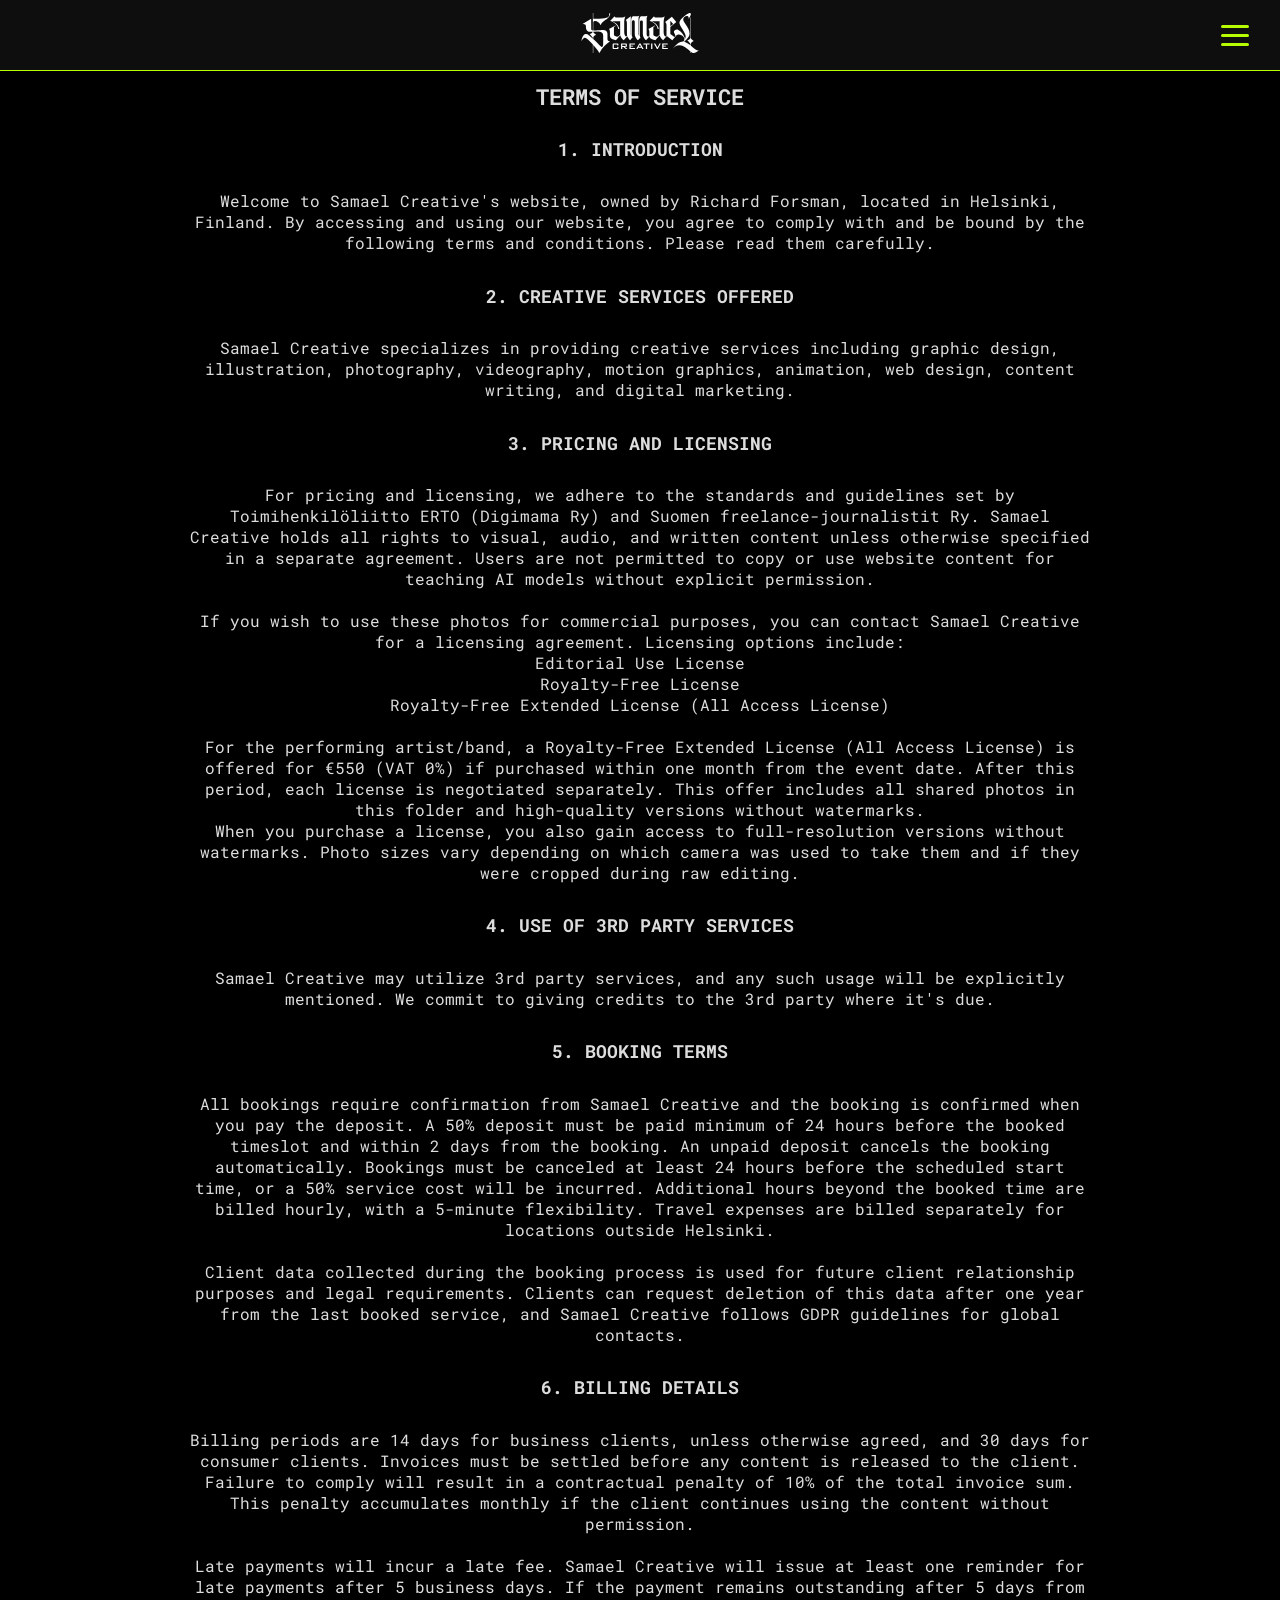
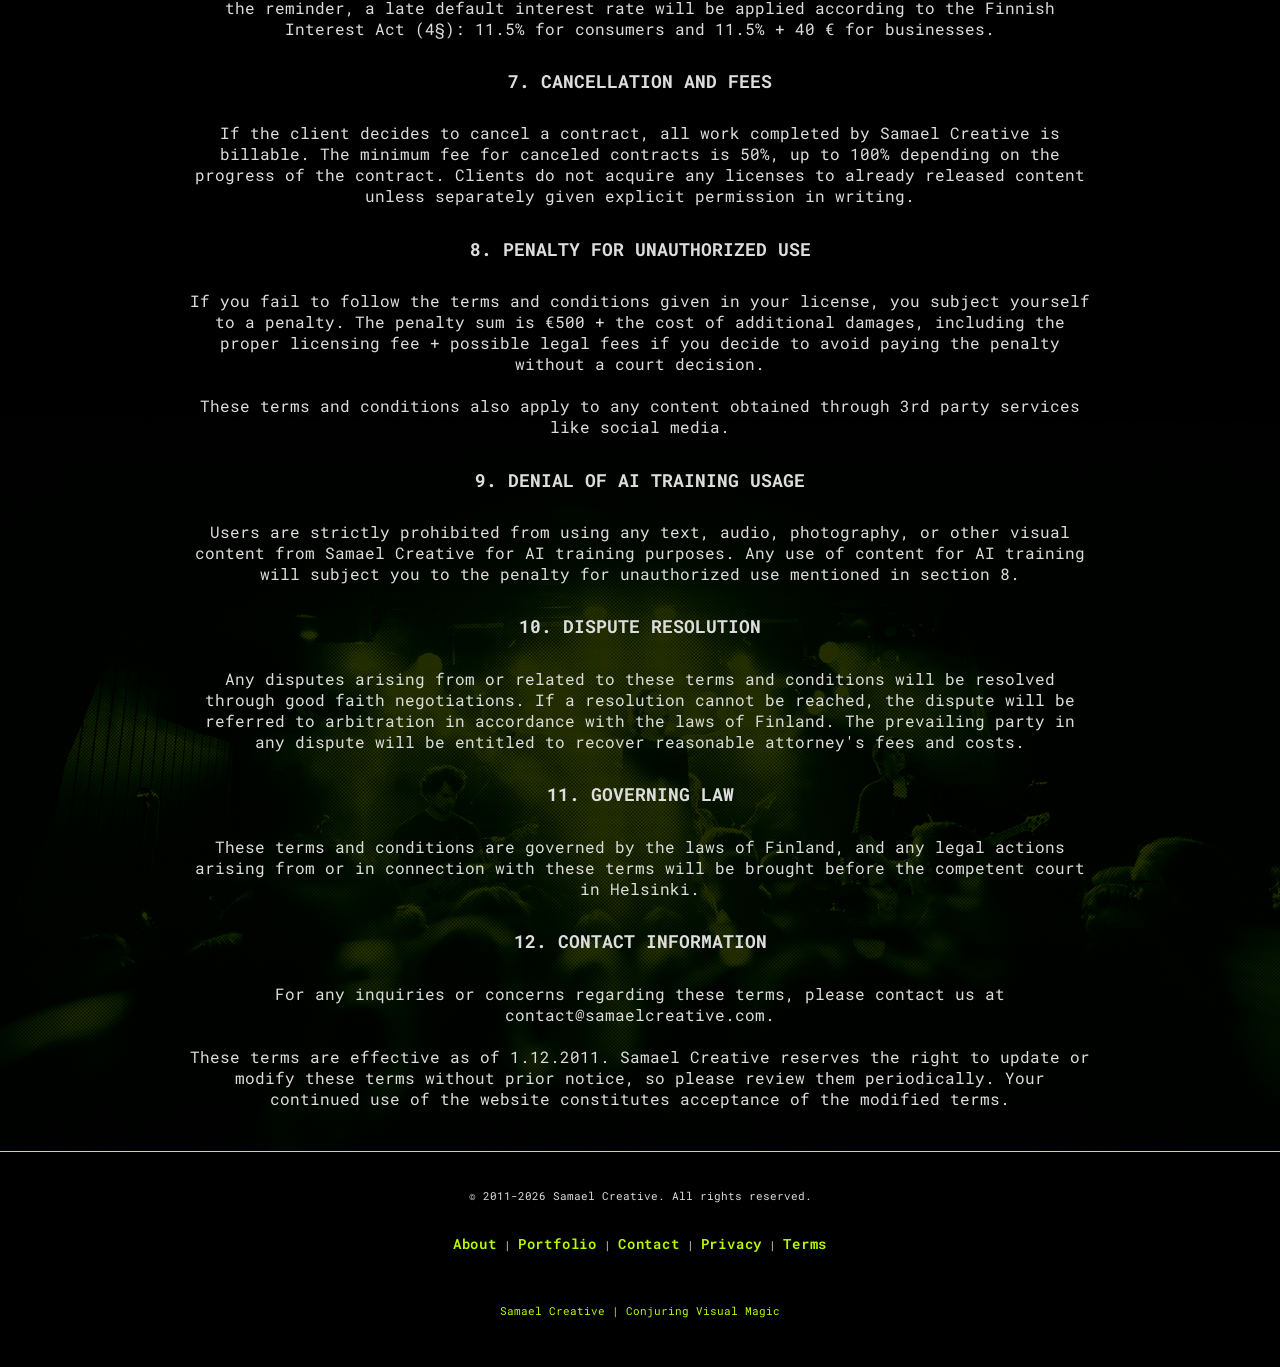
<file: terms.html>
<!DOCTYPE html>
<html lang="en">
<head>
    <meta charset="UTF-8">
    <meta name="viewport" content="width=device-width, initial-scale=1.0">
    <link rel="preconnect" href="https://fonts.googleapis.com">
    <link rel="preconnect" href="https://fonts.gstatic.com" crossorigin>
    <link href="https://fonts.googleapis.com/css2?family=Roboto+Mono:wght@400;500&family=Roboto:wght@400;700&display=swap" rel="stylesheet">
    <link rel="stylesheet" type="text/css" href="styles.css"/>
    <title>Terms</title>
</head>
<body>
     <!-- ========================================== -->
    <!-- HEADER -->
    <!-- ========================================== -->

    <header class="site-header">
        <a href="index.html" class="logo-link">
            <div class="logo-wrapper s-padding-m">
                <svg class="site-logo" xmlns="http://www.w3.org/2000/svg" viewBox="0 0 440 149.95" width="120" height="40">
                    <path d="M105.13 105.8c-2.02-.22-3.83-.9-5.41-2.05-1.59-1.15-2.38-2.92-2.38-5.33V77.61c0-.87-.36-2.38-1.07-4.51s-2.24-4.23-4.59-6.31c-2.35-2.07-5.82-3.11-10.41-3.11-2.95 0-8.14.33-15.57.98-7.87.66-13.49.98-16.88.98-2.19 0-3.77-.05-4.75-.16V35c1.09-3.06 3.55-4.59 7.37-4.59 3.61 0 7.4 1.45 11.39 4.34 3.99 2.9 7.02 6.75 9.1 11.55 1.31-4.37 3.55-8.11 6.72-11.23q4.755-4.665 13.11-10.41c.22-.22 1.42-1.09 3.61-2.62 4.26-3.17 7.35-6.36 9.26-9.59 1.91-3.22 2.87-6.09 2.87-8.6 0-1.09-.19-1.97-.57-2.62-.38-.66-.79-.87-1.23-.66-.77 0-1.29.55-1.56 1.64s-.38 2.27-.33 3.52c.05 1.26.08 2.05.08 2.38-.22 4.37-3.91 7.76-11.06 10.16-7.16 2.4-20.13 3.61-38.92 3.61l-9.83-.16V.06h-1.47v65.27c-4.04-.66-6.06-2.18-6.06-4.59l-.33-39.17L3.93 41.56c.11 0 .44-.05.98-.16.55-.11 1.25-.16 2.13-.16 2.51 0 4.75.66 6.72 1.97s2.95 3.66 2.95 7.05q0 5.58.9 9.75c.6 2.79 2.13 5.27 4.59 7.46s6.31 3.28 11.55 3.28q2.955 0 8.85-.33v.33c-4.04 5.46-8.19 8.19-12.46 8.19 1.2.88 3.36 3.03 6.47 6.47s5.11 5.98 5.98 7.62v3.28c-5.24-4.92-9.89-9.01-13.93-12.29-4.15-3.39-8.09-5.08-11.8-5.08s-6.69 1.59-9.26 4.75c-2.57 3.17-4.48 6.91-5.74 11.23-1.25 4.32-1.88 8.11-1.88 11.39 0-.33.55-1.61 1.64-3.85s2.57-4.34 4.42-6.31c1.86-1.97 4.1-2.95 6.72-2.95 2.07 0 4.2.77 6.39 2.29 4.26 2.62 12.07 10.27 23.44 22.94v31.53h1.47v-29.89c4.92 5.57 9.97 10.83 14.18 16.55 4.27 5.82 7.47 10.97 8.77 13.34 2.79-4.67 7.14-12.34 12.37-19 5.16-6.57 11.25-11.69 16.88-16.55 5.53-4.78 9.45-7.57 11.76-8.39q-.48.06-2.91-.21Zm-23.84 9.67c0 4.15-.55 7.19-1.64 9.1s-2.24 2.87-3.44 2.87c-.88.11-2.65-1.07-5.33-3.52-2.68-2.46-6.8-6.47-12.37-12.05-6.23-6.23-11.04-10.92-14.42-14.09v-4.75c.55-3.39 1.88-5.87 4.02-7.46 2.13-1.58 4.34-2.81 6.64-3.69-1.53-.87-3.55-2.46-6.06-4.75s-4.04-4.2-4.59-5.74v-.98q10.485-.66 15.24-.66c6.99 0 12.4 1.12 16.22 3.36s5.74 6.42 5.74 12.54v29.83ZM108.16 105.97s-.08.03-.12.05c.08 0 .12-.02.12-.05"/>
                    <path d="M102.92 59.79h.03s-.03-.02-.03 0M165.85 26.68l.09-.07c-.06-.01-.09 0-.09.07M250.74 59.79h.03s-.03-.02-.03 0M313.67 34.22l.07-.06s-.07.01-.07.06"/>
                    <path d="M436.72 140.29c-2.62 0-5.11-.77-7.46-2.29q-3.525-2.295-10.41-8.19c-4.26-3.71-7.16-6.17-8.69-7.37v-6.06c.55-3.39 1.88-5.87 4.02-7.46 2.13-1.58 4.34-2.81 6.64-3.69-1.53-.87-3.55-2.46-6.06-4.75s-4.04-4.2-4.59-5.74V17.03h-1.47v77.04c-4.04 5.46-8.19 8.19-12.46 8.19 1.2.88 3.36 3.03 6.47 6.47s5.11 5.98 5.98 7.62v4.92c-5.14-3.82-9.59-6.91-13.36-9.26s-7.29-3.85-10.57-4.51c6.12-4.81 11.53-10.54 16.22-17.21 2.73-3.93 4.1-8.41 4.1-13.44q0-8.355-4.26-16.8t-11.31-18.6c-2.84-4.15-4.81-7.26-5.9-9.34-1.42-2.84-2.13-5.52-2.13-8.03 0-3.82 1.39-6.94 4.18-9.34s5.76-3.61 8.93-3.61c1.75 0 3.22.38 4.42 1.15 1.97 1.31 2.95 3.22 2.95 5.74 0 1.42-.25 2.81-.74 4.18s-.85 2.21-1.07 2.54c.55-.76 1.58-2.43 3.11-5s3.03-5.43 4.51-8.6c1.47-3.17 2.21-5.74 2.21-7.7 0-2.29-1.09-3.44-3.28-3.44-3.5 0-8.25 2.1-14.26 6.31s-11.53 9.12-16.55 14.75c-5.03 5.63-7.92 10.35-8.69 14.18-.11.33-.16.77-.16 1.31 0 2.51.9 5.55 2.7 9.1s4.56 8.39 8.28 14.5c4.15 6.99 7.26 12.59 9.34 16.8 2.07 4.21 3.11 7.84 3.11 10.9 0 4.02-1.17 7.99-3.5 11.92.19-.96.28-1.95.28-2.98 0-3.06-.82-6.06-2.46-9.01-2.62-5.02-5.6-9.56-8.93-13.6s-7.62-7.65-12.87-10.82c-1.86-.98-3.61-1.47-5.24-1.47-2.95 0-5.6.96-7.95 2.87s-3.52 3.91-3.52 5.98c0 1.31.66 3.17 1.97 5.57 1.31 2.51 2.35 4.97 3.11 7.37.3.94.55 1.74.75 2.37l-3.74 4.22-15.41-11.47V52.58l22.45-18.52-16.55-20.16-25.16 20.26c.16.02.6.37 1.32 1.04.93.88 1.77 2.21 2.54 4.02.76 1.8 1.15 4.18 1.15 7.13v38.58l-3.11 3.54c-2.08-.66-3.88-2.46-5.41-5.41s-2.29-6.83-2.29-11.64V33.89c0-2.62.33-5.87.98-9.75.66-3.88 1.75-7.73 3.28-11.55q-.495.33-2.46 1.47c-1.31.77-2.87 1.47-4.67 2.13s-3.42.98-4.83.98h-21.14c-2.08 0-3.63-.35-4.67-1.07-1.04-.71-1.67-1.5-1.88-2.38-.22-.87-.38-1.42-.49-1.64l-17.04 18.36c2.62-.11 6.23 1.07 10.82 3.52 4.59 2.46 8.79 5.9 12.62 10.32 3.82 4.42 6.12 9.32 6.88 14.67.11.44.35.79.74 1.07.38.27.79.41 1.23.41 1.31 0 1.97-.55 1.97-1.64v-.33c-.22-1.42-1.07-3.74-2.54-6.97-1.47-3.22-4.15-6.83-8.03-10.82s-9.1-7.29-15.65-9.92c-.88-.11 3.03-.11 11.72 0s14.67.22 17.95.33l.16 49.66-6.23 6.88c-.88.88-2.29 1.31-4.26 1.31-2.84 0-5.71-.76-8.6-2.29-2.9-1.53-4.34-3.28-4.34-5.24V52.39l5.9-3.28v-2.13l-24.56 12.77c.09.03.4.36.96 1 .66.77 1.25 1.94 1.8 3.52.55 1.59.82 3.69.82 6.31v14.54l-3.77 4.31c-3.06-1.2-4.89-2.79-5.49-4.75-.6-1.97-.9-3.88-.9-5.74V19.96q0-1.8 1.23-5.16c.82-2.24 1.39-3.74 1.72-4.51-1.2.88-3.44 1.42-6.72 1.64h-13.27c-4.48 0-7.37 1.86-8.69 5.57-1.31 3.72-1.97 6.83-1.97 9.34v59.98c-1.2-1.97-1.94-3.77-2.21-5.41s-.41-3-.41-4.1V19.14q0-2.295.66-4.26c.44-1.31.9-2.35 1.39-3.11q.735-1.14.9-1.47c-1.2.88-3.44 1.42-6.72 1.64h-13.44c-4.37 0-7.21 1.86-8.52 5.57-1.31 3.72-1.97 6.83-1.97 9.34v58.51c-.66-1.31-1.04-2.43-1.15-3.36s-.16-1.94-.16-3.03V11.93l-18.93 14.68c.15.03.5.33 1.06.89.76.77 1.47 2.05 2.13 3.85s.98 4.29.98 7.46l.33 38.68c0 2.57.24 4.96.72 7.18l-3.34 3.8c-2.08-.66-3.88-2.46-5.41-5.41s-2.29-6.83-2.29-11.64V33.89c0-2.62.33-5.87.98-9.75.66-3.88 1.75-7.73 3.28-11.55q-.495.33-2.46 1.47c-1.31.77-2.87 1.47-4.67 2.13s-3.42.98-4.83.98h-21.14c-2.08 0-3.63-.35-4.67-1.07-1.04-.71-1.67-1.5-1.88-2.38-.22-.87-.38-1.42-.49-1.64l-17.04 18.36c2.62-.11 6.23 1.07 10.82 3.52s8.79 5.9 12.62 10.32c3.82 4.42 6.12 9.32 6.88 14.67.11.44.35.79.74 1.07.38.27.79.41 1.23.41 1.31 0 1.97-.55 1.97-1.64v-.33c-.22-1.42-1.07-3.74-2.54-6.97-1.47-3.22-4.15-6.83-8.03-10.82s-9.1-7.29-15.65-9.92c-.88-.11 3.03-.11 11.72 0s14.67.22 17.95.33l.16 49.66-6.23 6.88c-.88.88-2.29 1.31-4.26 1.31-2.84 0-5.71-.76-8.6-2.29-2.9-1.53-4.34-3.28-4.34-5.24V52.39l5.9-3.28v-2.13l-24.56 12.77c.09.03.4.36.96 1 .66.77 1.25 1.94 1.8 3.52.55 1.59.82 3.69.82 6.31v15.08c0 3.93 1.66 7.1 5 9.51 3.33 2.4 7.07 4.21 11.23 5.41 4.15 1.2 6.23 1.69 6.23 1.47l16.39-18.68q.99 4.26 3.93 9.18 2.955 4.92 8.85 9.51L171.7 86.7c.38 1.27.83 2.49 1.38 3.64 1.75 3.66 3.74 6.61 5.98 8.85s3.36 3.2 3.36 2.87l9.67-12.13c-.33-.22-.88-.6-1.64-1.15-.77-.55-1.26-.93-1.47-1.15V32.56c0-1.53.55-2.76 1.64-3.69s2.4-1.39 3.93-1.39c1.42 0 2.62.44 3.61 1.31.98.88 1.48 2.08 1.48 3.61v45.07c0 4.92.87 9.21 2.62 12.87s3.74 6.61 5.98 8.85 3.36 3.2 3.36 2.87l9.67-10.49c-.55-.33-.98-.74-1.31-1.23q-.495-.735-.66-.9V33.06c0-1.64.57-2.92 1.72-3.85s2.54-1.39 4.18-1.39q1.965 0 3.36 1.23c.93.82 1.39 1.94 1.39 3.36v45.07c0 4.92.87 9.21 2.62 12.87s3.74 6.61 5.98 8.85 3.36 3.2 3.36 2.87l12.6-14.44c.47 3.05 2.08 5.57 4.85 7.56 3.33 2.4 7.07 4.21 11.23 5.41 4.15 1.2 6.23 1.69 6.23 1.47l16.39-18.68q.99 4.26 3.93 9.18 2.955 4.92 8.85 9.51l13.85-15.71 20.4 16.04 14.59-16.72s.66-.99 2.58-2.9c1.91-1.91 4.61-2.76 8.11-2.54 5.24.44 9.86 2.46 13.85 6.06 3.99 3.61 5.98 7.98 5.98 13.11 0 1.08-.12 2.21-.36 3.38a43 43 0 0 1-3.47 4.06l-2.13-.16c-5.57 0-11.04 1.97-16.39 5.9s-10.03 8.22-14.01 12.87c-3.99 4.64-5.98 7.18-5.98 7.62 7.21-8.3 14.97-12.46 23.27-12.46 5.9 0 11.77 1.75 17.62 5.24 5.84 3.5 12.92 8.63 21.22 15.41.87.55 2.07 1.47 3.61 2.79v5.9h1.47v-4.59c2.95 3.06 6.28 4.59 10 4.59 3.39 0 6.47-.85 9.26-2.54 2.79-1.7 6.31-4.18 10.57-7.46-.77.22-1.86.33-3.28.33ZM333.01 28.65l10.65 12.29-10.65 8.52zM138.63 130.06c0 1.87-.36 3.14-1.07 3.79-.72.65-2.03.98-3.93.98H121.6c-1.9 0-3.21-.33-3.93-.98s-1.07-1.91-1.07-3.79v-10.62c0-1.87.36-3.14 1.07-3.79.72-.65 2.02-.98 3.93-.98h12.03c2.4 0 3.88.56 4.45 1.68.36.65.55 2.32.55 5l-4.69.74v-3.83h-12.66v12.77h12.66v-4.34l4.69.98v2.38ZM172.23 134.82h-6.72l-8.12-7.62h-4.45v7.62h-4.61v-20.16h17.27c3.02 0 4.53 1.3 4.53 3.91v4.73q0 2.925-2.34 3.63c-.6.18-2.21.27-4.84.27l9.3 7.62Zm-6.64-12.65v-2.42c0-.68-.2-1.12-.59-1.33-.29-.18-.79-.27-1.52-.27h-10.55v5.62h10.55c.73 0 1.24-.09 1.52-.27.39-.21.59-.65.59-1.33M200.47 134.82h-20.82v-20.16h20.62v3.44h-15.94v4.49h9.3v3.44h-9.3v5h16.13v3.79Z"/>
                    <path d="M232.77 134.82h-5.27l-2.42-4.41h-12.77l-2.34 4.41h-4.69l11.41-20.16h4.53l11.56 20.16Zm-9.65-8.04-4.34-8.2-4.49 8.2zM255.23 118.26h-9.3v16.56h-4.69v-16.56h-9.26v-3.59h23.24v3.59ZM265.66 134.82h-4.69v-20.16h4.69zM297.11 114.67l-11.09 20.16h-3.24l-11.64-20.16h5.35l8.16 14.57 7.77-14.57zM323.4 134.82h-20.82v-20.16h20.62v3.44h-15.94v4.49h9.3v3.44h-9.3v5h16.13v3.79Z"/>
                </svg>
            </div>
        </a>

        <!-- Burger Button -->
        <button id="menu-toggle" class="burger-btn" aria-label="Open Menu">
            <span class="bar bar-1"></span>
            <span class="bar bar-2"></span>
            <span class="bar bar-3"></span>
        </button>
    </header>

    <!-- Navigation Overlay -->
    <nav id="main-nav" class="nav-overlay">
        <ul class="nav-links">
            <li><a href="index.html" class="nav-item">Home</a></li>
            <li><a href="portfolio.html" class="nav-item">Portfolio</a></li>
            <li><a href="about.html" class="nav-item">About</a></li>
            <li><a href="contact.html" class="nav-item">Contact</a></li>
            <li><a href="privacy.html" class="nav-item">Privacy</a></li>
            <li><a href="terms.html" class="nav-item">Terms</a></li>
        </ul>
    </nav>

    <!-- JAVASCRIPT FOR TOGGLE -->
    <script>
        const toggleBtn = document.getElementById('menu-toggle');
        const navOverlay = document.getElementById('main-nav');
        const bars = document.querySelectorAll('.bar');

        toggleBtn.addEventListener('click', () => {
            // Toggle Menu Visibility
            navOverlay.classList.toggle('active');
            toggleBtn.classList.toggle('active');

            // Animate Bars to X
            if (navOverlay.classList.contains('active')) {
                // Turn into X
                bars[0].style.transform = 'rotate(45deg) translate(5px, 5px)';
                bars[1].style.opacity = '0';
                bars[2].style.transform = 'rotate(-45deg) translate(5px, -5px)';
            } else {
                // Revert to Burger
                bars[0].style.transform = 'none';
                bars[1].style.opacity = '1';
                bars[2].style.transform = 'none';
            }
        });
    </script>
    <!-- CONTAINER: Main Content -->
    <div class="main-content s-bg-dark">
        <h1 class="s-text-xl s-text-light s-uppercase">Terms of Service</h1>
        <h2 class="s-text-l s-text-light s-uppercase">1. Introduction</h2>
        <p class="s-text-body s-text-medium">
         Welcome to Samael Creative's website, owned by Richard Forsman, located in Helsinki, Finland. By accessing and using our website, you agree to comply with and be bound by the following terms and conditions. Please read them carefully.
</p>
        <h2 class="s-text-l s-text-light s-uppercase">2. Creative Services Offered</h2>
        <p class="s-text-body s-text-medium">
         Samael Creative specializes in providing creative services including graphic design, illustration, photography, videography, motion graphics, animation, web design, content writing, and digital marketing.
</p>
        <h2 class="s-text-l s-text-light s-uppercase">3. Pricing and Licensing</h2>
        <p class="s-text-body s-text-medium">
         For pricing and licensing, we adhere to the standards and guidelines set by Toimihenkilöliitto ERTO (Digimama Ry) and Suomen freelance-journalistit Ry. Samael Creative holds all rights to visual, audio, and written content unless otherwise specified in a separate agreement. Users are not permitted to copy or use website content for teaching AI models without explicit permission.
         <br>
         <br>
         If you wish to use these photos for commercial purposes, you can contact Samael Creative for a licensing agreement. Licensing options include:
         <br>
         Editorial Use License
         <br>
         Royalty-Free License
         <br>
         Royalty-Free Extended License (All Access License)
         <br>
         <br>
         For the performing artist/band, a Royalty-Free Extended License (All Access License) is offered for €550 (VAT 0%) if purchased within one month from the event date. After this period, each license is negotiated separately. This offer includes all shared photos in this folder and high-quality versions without watermarks.
         <br>
         When you purchase a license, you also gain access to full-resolution versions without watermarks. Photo sizes vary depending on which camera was used to take them and if they were cropped during raw editing.
</p>
        <h2 class="s-text-l s-text-light s-uppercase">4. Use of 3rd Party Services</h2>
        <p class="s-text-body s-text-medium">
         Samael Creative may utilize 3rd party services, and any such usage will be explicitly mentioned. We commit to giving credits to the 3rd party where it's due.
</p>
        <h2 class="s-text-l s-text-light s-uppercase">5. Booking Terms</h2>
        <p class="s-text-body s-text-medium">
         All bookings require confirmation from Samael Creative and the booking is confirmed when you pay the deposit. A 50% deposit must be paid minimum of 24 hours before the booked timeslot and within 2 days from the booking. An unpaid deposit cancels the booking automatically. Bookings must be canceled at least 24 hours before the scheduled start time, or a 50% service cost will be incurred. Additional hours beyond the booked time are billed hourly, with a 5-minute flexibility. Travel expenses are billed separately for locations outside Helsinki.
         <br>
         <br>
         Client data collected during the booking process is used for future client relationship purposes and legal requirements. Clients can request deletion of this data after one year from the last booked service, and Samael Creative follows GDPR guidelines for global contacts.
</p>
        <h2 class="s-text-l s-text-light s-uppercase">6. Billing Details</h2>
        <p class="s-text-body s-text-medium">
         Billing periods are 14 days for business clients, unless otherwise agreed, and 30 days for consumer clients. Invoices must be settled before any content is released to the client. Failure to comply will result in a contractual penalty of 10% of the total invoice sum. This penalty accumulates monthly if the client continues using the content without permission.
         <br>
         <br>
         Late payments will incur a late fee. Samael Creative will issue at least one reminder for late payments after 5 business days. If the payment remains outstanding after 5 days from the reminder, a late default interest rate will be applied according to the Finnish Interest Act (4§): 11.5% for consumers and 11.5% + 40 € for businesses.
</p>
        <h2 class="s-text-l s-text-light s-uppercase">7. Cancellation and Fees</h2>
        <p class="s-text-body s-text-medium">
         If the client decides to cancel a contract, all work completed by Samael Creative is billable. The minimum fee for canceled contracts is 50%, up to 100% depending on the progress of the contract. Clients do not acquire any licenses to already released content unless separately given explicit permission in writing.
</p>
        <h2 class="s-text-l s-text-light s-uppercase">8. Penalty for Unauthorized Use</h2>
        <p class="s-text-body s-text-medium">
         If you fail to follow the terms and conditions given in your license, you subject yourself to a penalty. The penalty sum is €500 + the cost of additional damages, including the proper licensing fee + possible legal fees if you decide to avoid paying the penalty without a court decision.
         <br>
         <br>
         These terms and conditions also apply to any content obtained through 3rd party services like social media.
</p>
        <h2 class="s-text-l s-text-light s-uppercase">9. Denial of AI Training Usage</h2>
        <p class="s-text-body s-text-medium">
         Users are strictly prohibited from using any text, audio, photography, or other visual content from Samael Creative for AI training purposes. Any use of content for AI training will subject you to the penalty for unauthorized use mentioned in section 8.
</p>
        <h2 class="s-text-l s-text-light s-uppercase">10. Dispute Resolution</h2>
        <p class="s-text-body s-text-medium">
         Any disputes arising from or related to these terms and conditions will be resolved through good faith negotiations. If a resolution cannot be reached, the dispute will be referred to arbitration in accordance with the laws of Finland. The prevailing party in any dispute will be entitled to recover reasonable attorney's fees and costs.
</p>
        <h2 class="s-text-l s-text-light s-uppercase">11. Governing Law</h2>
        <p class="s-text-body s-text-medium">
         These terms and conditions are governed by the laws of Finland, and any legal actions arising from or in connection with these terms will be brought before the competent court in Helsinki.
</p>
        <h2 class="s-text-l s-text-light s-uppercase">12. Contact Information</h2>
        <p class="s-text-body s-text-medium">
         For any inquiries or concerns regarding these terms, please contact us at contact@samaelcreative.com.
         <br>
         <br>
         These terms are effective as of 1.12.2011. Samael Creative reserves the right to update or modify these terms without prior notice, so please review them periodically. Your continued use of the website constitutes acceptance of the modified terms.
</p>

        </div>   

    <!-- CONTAINER: Footer -->
    <div class="site-footer s-bg-dark">
        <p class="s-text-xs s-text-body s-text-center">
            &copy; 2011-2026 Samael Creative. All rights reserved.
        </p>
       <p class="s-text-xs s-text-body s-text-center s-margin-top-s">
            <a href="about.html" class="s-link">About</a> | 
            <a href="portfolio.html" class="s-link">Portfolio</a> | 
            <a href="contact.html" class="s-link">Contact</a> | 
            <a href="privacy.html" class="s-link">Privacy</a> | 
            <a href="terms.html" class="s-link">Terms</a>
        </p>
        <br>
        <p class="s-text-primary s-text-xs s-margin-bottom-l s-text-center">Samael Creative | Conjuring Visual Magic</p>
    
    </div>
   
</body>
</html>
</file>
<file: styles.css>
html.cf-theme-dark {
    color-scheme: dark;
}
:root {
    --sa-min-screen-width: 480px;
    --sa-max-screen-width: 1600px;
    --sa-primary: #b7fc00;
    --sa-secondary: #E000F2;
    --sa-tertiary: #00F4F4;
    --sa-bg-dark: #000000;
    --sa-bg-light: #dddddd;
    --sa-bg-secondary: #E000F2;
    --sa-bg-tertiary: #00F4F4;
    --sa-bg-primary: #B7FC00;
    --sa-text-body: #dddddd;
    --sa-text-title: #B7FC00;
    --sa-border-primary: #B7FC00;
    --sa-shadow-primary: #000000;
    --sa-border-secondary: #e000f2;
    --sa-light: #DDDDDD;
    --sa-dark: #000000;
    --sa-success: #B7FC00;
    --sa-error: #ef002e;
    --sa-space-4xs: clamp(0.26rem, calc(-0.06vw + 0.28rem), 0.22rem);
    --sa-space-3xs: clamp(0.33rem, calc(-0.03vw + 0.34rem), 0.31rem);
    --sa-space-2xs: clamp(0.41rem, calc(0.04vw + 0.4rem), 0.44rem);
    --sa-space-xs: clamp(0.51rem, calc(0.15vw + 0.47rem), 0.62rem);
    --sa-space-s: clamp(0.64rem, calc(0.34vw + 0.54rem), 0.88rem);
    --sa-space-m: clamp(0.8rem, calc(0.63vw + 0.61rem), 1.24rem);
    --sa-space-l: clamp(1rem, calc(1.07vw + 0.68rem), 1.75rem);
    --sa-space-xl: clamp(1.25rem, calc(1.75vw + 0.72rem), 2.47rem);
    --sa-space-2xl: clamp(1.56rem, calc(2.77vw + 0.73rem), 3.5rem);
    --sa-space-3xl: clamp(1.95rem, calc(4.28vw + 0.67rem), 4.95rem);
    --sa-space-4xl: clamp(2.44rem, calc(6.51vw + 0.49rem), 7rem);
    --sa-text-xs: clamp(0.7rem, calc(-0.32vw + 0.8rem), 0.47rem);
    --sa-text-s: clamp(0.79rem, calc(-0.22vw + 0.86rem), 0.63rem);
    --sa-text-m: clamp(0.89rem, calc(-0.06vw + 0.91rem), 0.84rem);
    --sa-text-l: clamp(1rem, calc(0.18vw + 0.95rem), 1.13rem);
    --sa-text-xl: clamp(1.13rem, calc(0.54vw + 0.96rem), 1.5rem);
    --sa-text-2xl: clamp(1.27rem, calc(1.05vw + 0.95rem), 2rem);
    --sa-text-3xl: clamp(1.42rem, calc(1.77vw + 0.89rem), 2.66rem);
    --sa-text-4xl: clamp(1.6rem, calc(2.79vw + 0.77rem), 3.55rem);
    --sa-text-5xl: clamp(1.8rem, calc(4.19vw + 0.55rem), 4.74rem);
    --sa-text-6xl: clamp(2.03rem, calc(6.12vw + 0.19rem), 6.31rem);
    --sa-text-7xl: clamp(2.28rem, calc(8.76vw + -0.35rem), 8.41rem);
    --sa-columns-1: repeat(1, minmax(0, 1fr));
    --sa-columns-2: repeat(2, minmax(0, 1fr));
    --sa-columns-3: repeat(3, minmax(0, 1fr));
    --sa-columns-4: repeat(4, minmax(0, 1fr));
    --sa-columns-5: repeat(5, minmax(0, 1fr));
    --sa-columns-6: repeat(6, minmax(0, 1fr));
    --sa-columns-7: repeat(7, minmax(0, 1fr));
    --sa-columns-8: repeat(8, minmax(0, 1fr));
    --sa-radius-xs: clamp(0.25rem, calc(0vw + 0.25rem), 0.25rem);
    --sa-radius-s: clamp(0.38rem, calc(-0.18vw + 0.55rem), 0.5rem);
    --sa-radius-m: clamp(0.63rem, calc(-0.18vw + 0.8rem), 0.75rem);
    --sa-radius-l: clamp(1rem, calc(-0.36vw + 1.36rem), 1.25rem);
    --sa-radius-xl: clamp(1.63rem, calc(-0.54vw + 2.16rem), 2rem);
    --sa-radius-full: 999rem;
    --sa-shadow-xs: 0 1px 2px var(--sa-shadow-primary);
    --sa-shadow-s: 0 1.5px 3px var(--sa-shadow-primary);
    --sa-shadow-m: 0 2px 6px var(--sa-shadow-primary);
    --sa-shadow-l: 0 3px 12px var(--sa-shadow-primary);
    --sa-shadow-xl: 0 6px 48px var(--sa-shadow-primary);
}
:root.cf-theme-dark, :root.cf-theme-light .s-theme-inverted, :root.cf-theme-light .theme-always-dark, :root.cf-theme-dark .s-theme-inverted .theme-always-dark {
    --sa-bg-dark: #000000;
    --sa-bg-light: #dddddd;
    --sa-text-body: hsla(0, 0%, 75%, 1);
    --sa-text-title: #dddddd;
    --sa-border-primary: hsla(0, 0%, 75%, 0.1);
    --sa-shadow-primary: #000000;
    --sa-border-secondary: #e000f2;
    --sa-light: #dddddd;
    --sa-dark: #000000;
}
.s-btn {
    display: flex;
    align-items: center;
    justify-content: center;
    gap: var(--sa-space-3xs);
    padding: var(--sa-space-xs) var(--sa-space-s);
    background: var(--sa-primary);
    color: var(--sa-dark);
    font-size: var(--sa-text-m);
    font-weight: 600;
    border-radius: var(--sa-radius-m);
    border: 0px;
    transition: all 0.25s ease-in-out;
    outline: 0;
    cursor: pointer;
    width: 180px;
    max-width: 100%;
    text-decoration: none;
}
.s-btn:hover {
    background: var(--sa-light);
    transform: translateY(-0.2rem);
    color: var(--sa-dark);
}
.s-btn.small {
    font-size: var(--sa-text-s);
    padding: var(--sa-space-xs) var(--sa-space-s);
    width: 120px;
}
.s-btn.large {
    font-size: var(--sa-text-l);
    padding: var(--sa-space-s) var(--sa-space-m);
    width: 100%;
}
.s-btn.tertiary {
    background: var(--sa-tertiary);
    color: var(--sa-dark);
}
.s-btn.ghost {
    color: var(--sa-primary);
    background: transparent;
}
.s-btn.light {
    color: var(--sa-dark);
    background: var(--sa-light);
}
.s-btn.secondary {
    background: var(--sa-secondary);
}
.s-btn.ghost:hover {
    background: var(--sa-light);
}
.s-btn.light:hover {
    background: var(--sa-primary);
    color: var(--sa-light);
}
.s-btn.tertiary:hover {
    background: var(--sa-tertiary-d-1);
}
.s-btn.secondary:hover {
    background: var(--sa-secondary-d-1);
}
.s-btn:focus {
    transform: scale(0.95);
}
.s-btn.no-bg {
    color: var(--sa-primary);
    background: transparent;
}
.s-btn.no-bg:hover {
    color: var(--sa-secondary);
}
.s-btn.dark {
    color: var(--sa-light);
    background: var(--sa-dark);
}
.s-btn.dark:hover {
    color: var(--sa-dark);
    background: var(--sa-light);
}
.s-badge {
    display: flex;
    align-items: center;
    justify-content: center;
    gap: var(--sa-space-4xs);
    padding: var(--sa-space-2xs) var(--sa-space-s);
    background: var(--sa-light);
    color: var(--sa-dark);
    font-size: var(--sa-text-m);
    font-weight: 500;
    border-radius: var(--sa-radius-full);
    border: 0;
    outline: 0;
}
.s-badge.secondary {
    color: var(--sa-light);
    background: var(--sa-dark);
}
.s-link {
    color: var(--sa-primary);
    font-size: var(--sa-text-m);
    font-weight: 600;
    letter-spacing: 0.05rem;
    -webkit-text-decoration: none;
    text-decoration: none;
    transition: all 0.15s ease-in-out;
}
.s-link:hover {
    box-shadow: 0 2px 0 var(--sa-light-40);
    color: var(--sa-secondary);
}
.s-link:focus {
    background: var(--sa-light-10);
}
.s-link.secondary {
    color: var(--sa-secondary);
    border-color: var(--sa-light-20);
}
.s-link.tertiary {
    color: var(--sa-tertiary);
    border-color: var(--sa-light-20);
}
.s-input {
    padding: var(--sa-space-xs) var(--sa-space-s);
    background: var(--sa-light);
    color: var(--sa-text-title);
    font-size: var(--sa-text-m);
    font-weight: 500;
    border-radius: var(--sa-radius-m);
    border: 1px solid var(--border-dark);
    transition: all 0.25s ease-in-out;
    appearance: none;
    outline: 0;
}
.s-input:focus {
    background: var(--sa-primary-20);
    border-color: var(--sa-primary);
}
.s-input:hover {
    border-color: var(--sa-primary);
    background: transparent;
}
.s-input::placeholder {
    color: var(--sa-dark-40);
}
.s-input:invalid {
    border-color: var(--sa-error);
    background: var(--sa-error-10);
}
.s-input:disabled {
    cursor: not-allowed;
    opacity: .75;
    box-shadow: none;
    background: var(--sa-dark-10);
}
.s-select {
    padding: var(--sa-space-xs) var(--sa-space-s);
    background: var(--sa-dark-5);
    color: var(--text-dark);
    font-size: var(--sa-text-m);
    font-weight: 500;
    border-radius: var(--sa-radius-m);
    border: none;
    transition: all 0.25s ease-in-out;
    outline: 0;
}
.s-select:focus {
    background: var(--sa-primary-20);
    border-color: var(--sa-primary);
}
.s-select:hover {
    border-color: var(--sa-primary);
    border: 1px solid;
}
.s-select::placeholder {
    color: var(--sa-dark-40);
}
.s-select:invalid {
    border-color: var(--sa-error);
    background: var(--sa-error-10);
}
.s-select:disabled {
    cursor: not-allowed;
    opacity: .75;
    box-shadow: none;
    background: var(--sa-dark-50);
}
.s-card {
    display: grid;
    gap: var(--sa-space-xs);
    padding: var(--sa-space-m);
    font-size: var(--sa-text-m);
    color: var(--sa-text-body);
    background: var(--bg-surface);
    line-height: 1.3;
    border-radius: var(--sa-radius-m);
}
.s-card.secondary {
    background: var(--sa-secondary);
    color: #fff;
}
.s-card.primary {
    background: var(--sa-primary);
    color: #fff;
}
.s-icon {
    color: var(--sa-primary);
    width: var(--sa-space-2xl);
    height: auto;
    font-size: var(--sa-space-2xl);
}
.s-icon.large {
    width: var(--sa-space-4xl);
    font-size: var(--sa-space-4xl);
}
.s-icon.secondary {
    color: var(--sa-secondary);
}
.s-icon.tertiary {
    color: var(--sa-tertiary);
}
.s-icon.outline {
    padding: 0.5em;
    border: 1px solid var(--sa-border-primary);
    border-radius: 100%;
    box-sizing: content-box;
}
.s-icon.filled {
    padding: 0.5em;
    border-radius: 100%;
    box-sizing: content-box;
    background: var(--sa-dark);
}
.s-icon.small {
    width: var(--space-2);
    font-size: var(--space-2);
}
.s-avatar {
    width: var(--sa-space-2xl);
    height: var(--sa-space-2xl);
    border-radius: 100%;
    box-shadow: var(--sa-shadow-m);
    object-fit: cover;
}
.s-avatar.small {
    width: var(--sa-space-l);
    height: var(--sa-space-l);
}
.s-avatar.large {
    width: var(--sa-space-4xl);
    height: var(--sa-space-4xl);
}
.s-divider {
    min-width: 100%;
    width: 100%;
    max-width: 100%;
    min-height: 1px;
    height: 1px;
    max-height: 1px;
    background: var(--sa-border-primary);
    margin: var(--sa-space-m) 0;
    border: 0;
}
.s-divider.vertical {
    min-width: 1px;
    width: 1px;
    max-width: 1px;
    min-height: 100%;
    height: 100%;
    max-height: 100%;
}
.s-checkbox {
    appearance: none;
    display: grid;
    place-content: center;
    border: 2px solid var(--sa-primary);
    border-radius: var(--sa-radius-s);
    width: clamp(1.13rem, calc(-0.36vw + 1.48rem), 1.38rem);
    height: clamp(1.13rem, calc(-0.36vw + 1.48rem), 1.38rem);
}
.s-checkbox:checked:before {
    transform: scale(1);
}
.s-checkbox::before {
    content: "";
    width: 1em;
    height: 1em;
    box-shadow: inset 1em 1em #fff;
    clip-path: polygon(14% 44%, 0 65%, 50% 100%, 100% 16%, 80% 0%, 43% 62%);
    transform: scale(0);
    transition: transform 0.2s;
}
.s-checkbox:hover {
    border-color: var(--B7FC00);
}
.s-checkbox:focus {
    outline: 3px solid var(--sa-primary-l-3);
    outline-offset: 2px;
}
.s-checkbox:checked {
    background: var(--sa-primary);
    border-color: var(--sa-primary);
}
.s-radio {
    appearance: none;
    display: grid;
    place-content: center;
    border: 2px solid var(--sa-light);
    border-radius: var(--sa-radius-full);
    width: clamp(1.13rem, calc(-0.36vw + 1.48rem), 1.38rem);
    height: clamp(1.13rem, calc(-0.36vw + 1.48rem), 1.38rem);
}
.s-radio:checked:before {
    transform: scale(1);
}
.s-radio::before {
    content: "";
    width: 1em;
    height: 1em;
    border-radius: 100%;
    transform: scale(0);
    transition: transform 0.2s;
    background: var(--sa-primary);
}
.s-radio:hover {
    border-color: var(--sa-primary);
}
.s-radio:focus {
    outline: 3px solid var(--sa-primary-l-3);
    outline-offset: 2px;
}
.s-radio:checked {
    border-color: var(--sa-primary);
}
.s-glass {
    background: var(--sa-light-10);
    box-shadow: var(--sa-shadow-l);
    backdrop-filter: blur(20px);
}
.s-bg-primary {
    background-color: var(--sa-primary);
}
.s-bg-primary-5 {
    background-color: var(--sa-primary-5);
}
.s-bg-primary-10 {
    background-color: var(--sa-primary-10);
}
.s-bg-primary-20 {
    background-color: var(--sa-primary-20);
}
.s-bg-primary-30 {
    background-color: var(--sa-primary-30);
}
.s-bg-primary-40 {
    background-color: var(--sa-primary-40);
}
.s-bg-primary-50 {
    background-color: var(--sa-primary-50);
}
.s-bg-primary-60 {
    background-color: var(--sa-primary-60);
}
.s-bg-primary-70 {
    background-color: var(--sa-primary-70);
}
.s-bg-primary-80 {
    background-color: var(--sa-primary-80);
}
.s-bg-primary-90 {
    background-color: var(--sa-primary-90);
}
.s-bg-primary-d-1 {
    background-color: var(--sa-primary-d-1);
}
.s-bg-primary-d-2 {
    background-color: var(--sa-primary-d-2);
}
.s-bg-primary-d-3 {
    background-color: var(--sa-primary-d-3);
}
.s-bg-primary-d-4 {
    background-color: var(--sa-primary-d-4);
}
.s-bg-primary-l-1 {
    background-color: var(--sa-primary-l-1);
}
.s-bg-primary-l-2 {
    background-color: var(--sa-primary-l-2);
}
.s-bg-primary-l-3 {
    background-color: var(--sa-primary-l-3);
}
.s-bg-primary-l-4 {
    background-color: var(--sa-primary-l-4);
}
.s-text-primary {
    color: var(--sa-primary);
}
.s-text-primary-5 {
    color: var(--sa-primary-5);
}
.s-text-primary-10 {
    color: var(--sa-primary-10);
}
.s-text-primary-20 {
    color: var(--sa-primary-20);
}
.s-text-primary-30 {
    color: var(--sa-primary-30);
}
.s-text-primary-40 {
    color: var(--sa-primary-40);
}
.s-text-primary-50 {
    color: var(--sa-primary-50);
}
.s-text-primary-60 {
    color: var(--sa-primary-60);
}
.s-text-primary-70 {
    color: var(--sa-primary-70);
}
.s-text-primary-80 {
    color: var(--sa-primary-80);
}
.s-text-primary-90 {
    color: var(--sa-primary-90);
}
.s-text-primary-d-1 {
    color: var(--sa-primary-d-1);
}
.s-text-primary-d-2 {
    color: var(--sa-primary-d-2);
}
.s-text-primary-d-3 {
    color: var(--sa-primary-d-3);
}
.s-text-primary-d-4 {
    color: var(--sa-primary-d-4);
}
.s-text-primary-l-1 {
    color: var(--sa-primary-l-1);
}
.s-text-primary-l-2 {
    color: var(--sa-primary-l-2);
}
.s-text-primary-l-3 {
    color: var(--sa-primary-l-3);
}
.s-text-primary-l-4 {
    color: var(--sa-primary-l-4);
}
.s-border-primary {
    border-color: var(--sa-primary);
    border-color: var(--sa-border-primary);
}
.s-border-primary-5 {
    border-color: var(--sa-primary-5);
}
.s-border-primary-10 {
    border-color: var(--sa-primary-10);
}
.s-border-primary-20 {
    border-color: var(--sa-primary-20);
}
.s-border-primary-30 {
    border-color: var(--sa-primary-30);
}
.s-border-primary-40 {
    border-color: var(--sa-primary-40);
}
.s-border-primary-50 {
    border-color: var(--sa-primary-50);
}
.s-border-primary-60 {
    border-color: var(--sa-primary-60);
}
.s-border-primary-70 {
    border-color: var(--sa-primary-70);
}
.s-border-primary-80 {
    border-color: var(--sa-primary-80);
}
.s-border-primary-90 {
    border-color: var(--sa-primary-90);
}
.s-border-primary-d-1 {
    border-color: var(--sa-primary-d-1);
}
.s-border-primary-d-2 {
    border-color: var(--sa-primary-d-2);
}
.s-border-primary-d-3 {
    border-color: var(--sa-primary-d-3);
}
.s-border-primary-d-4 {
    border-color: var(--sa-primary-d-4);
}
.s-border-primary-l-1 {
    border-color: var(--sa-primary-l-1);
}
.s-border-primary-l-2 {
    border-color: var(--sa-primary-l-2);
}
.s-border-primary-l-3 {
    border-color: var(--sa-primary-l-3);
}
.s-border-primary-l-4 {
    border-color: var(--sa-primary-l-4);
}
.s-bg-secondary {
    background-color: var(--sa-secondary);
    background-color: var(--sa-bg-secondary);
}
.s-bg-secondary-5 {
    background-color: var(--sa-secondary-5);
}
.s-bg-secondary-10 {
    background-color: var(--sa-secondary-10);
}
.s-bg-secondary-20 {
    background-color: var(--sa-secondary-20);
}
.s-bg-secondary-30 {
    background-color: var(--sa-bg-dark);
    background-color: var(--sa-dark);
}
.s-bg-secondary-40 {
    background-color: var(--sa-secondary-40);
}
.s-bg-secondary-50 {
    background-color: var(--sa-secondary-50);
}
.s-bg-secondary-60 {
    background-color: var(--sa-secondary-60);
}
.s-bg-secondary-70 {
    background-color: var(--sa-secondary-70);
}
.s-bg-secondary-80 {
    background-color: var(--sa-secondary-80);
}
.s-bg-secondary-90 {
    background-color: var(--sa-secondary-90);
}
.s-bg-secondary-d-1 {
    background-color: var(--sa-secondary-d-1);
}
.s-bg-secondary-d-2 {
    background-color: var(--sa-secondary-d-2);
}
.s-bg-secondary-d-3 {
    background-color: var(--sa-secondary-d-3);
}
.s-bg-secondary-d-4 {
    background-color: var(--sa-secondary-d-4);
}
.s-bg-secondary-l-1 {
    background-color: var(--sa-secondary-l-1);
}
.s-bg-secondary-l-2 {
    background-color: var(--sa-secondary-l-2);
}
.s-bg-secondary-l-3 {
    background-color: var(--sa-secondary-l-3);
}
.s-bg-secondary-l-4 {
    background-color: var(--sa-secondary-l-4);
}
.s-text-secondary {
    color: var(--sa-secondary);
}
.s-text-secondary-5 {
    color: var(--sa-secondary-5);
}
.s-text-secondary-10 {
    color: var(--sa-secondary-10);
}
.s-text-secondary-20 {
    color: var(--sa-secondary-20);
}
.s-text-secondary-30 {
    color: var(--sa-secondary-30);
}
.s-text-secondary-40 {
    color: var(--sa-secondary-40);
}
.s-text-secondary-50 {
    color: var(--sa-secondary-50);
}
.s-text-secondary-60 {
    color: var(--sa-secondary-60);
}
.s-text-secondary-70 {
    color: var(--sa-secondary-70);
}
.s-text-secondary-80 {
    color: var(--sa-secondary-80);
}
.s-text-secondary-90 {
    color: var(--sa-secondary-90);
}
.s-text-secondary-d-1 {
    color: var(--sa-secondary-d-1);
}
.s-text-secondary-d-2 {
    color: var(--sa-secondary-d-2);
}
.s-text-secondary-d-3 {
    color: var(--sa-secondary-d-3);
}
.s-text-secondary-d-4 {
    color: var(--sa-secondary-d-4);
}
.s-text-secondary-l-1 {
    color: var(--sa-secondary-l-1);
}
.s-text-secondary-l-2 {
    color: var(--sa-secondary-l-2);
}
.s-text-secondary-l-3 {
    color: var(--sa-secondary-l-3);
}
.s-text-secondary-l-4 {
    color: var(--sa-secondary-l-4);
}
.s-border-secondary {
    border-color: var(--sa-secondary);
}
.s-border-secondary-5 {
    border-color: var(--sa-secondary-5);
}
.s-border-secondary-10 {
    border-color: var(--sa-secondary-10);
}
.s-border-secondary-20 {
    border-color: var(--sa-secondary-20);
}
.s-border-secondary-30 {
    border-color: var(--sa-secondary-30);
}
.s-border-secondary-40 {
    border-color: var(--sa-secondary-40);
}
.s-border-secondary-50 {
    border-color: var(--sa-secondary-50);
}
.s-border-secondary-60 {
    border-color: var(--sa-secondary-60);
}
.s-border-secondary-70 {
    border-color: var(--sa-secondary-70);
}
.s-border-secondary-80 {
    border-color: var(--sa-secondary-80);
}
.s-border-secondary-90 {
    border-color: var(--sa-secondary-90);
}
.s-border-secondary-d-1 {
    border-color: var(--sa-secondary-d-1);
}
.s-border-secondary-d-2 {
    border-color: var(--sa-secondary-d-2);
}
.s-border-secondary-d-3 {
    border-color: var(--sa-secondary-d-3);
}
.s-border-secondary-d-4 {
    border-color: var(--sa-secondary-d-4);
}
.s-border-secondary-l-1 {
    border-color: var(--sa-secondary-l-1);
}
.s-border-secondary-l-2 {
    border-color: var(--sa-secondary-l-2);
}
.s-border-secondary-l-3 {
    border-color: var(--sa-secondary-l-3);
}
.s-border-secondary-l-4 {
    border-color: var(--sa-secondary-l-4);
}
.s-bg-tertiary {
    background-color: var(--sa-tertiary);
}
.s-bg-tertiary-5 {
    background-color: var(--sa-tertiary-5);
}
.s-bg-tertiary-10 {
    background-color: var(--sa-tertiary-10);
}
.s-bg-tertiary-20 {
    background-color: var(--sa-tertiary-20);
}
.s-bg-tertiary-30 {
    background-color: var(--sa-tertiary-30);
}
.s-bg-tertiary-40 {
    background-color: var(--sa-tertiary-40);
}
.s-bg-tertiary-50 {
    background-color: var(--sa-tertiary-50);
}
.s-bg-tertiary-60 {
    background-color: var(--sa-tertiary-60);
}
.s-bg-tertiary-70 {
    background-color: var(--sa-tertiary-70);
}
.s-bg-tertiary-80 {
    background-color: var(--sa-tertiary-80);
}
.s-bg-tertiary-90 {
    background-color: var(--sa-tertiary-90);
}
.s-bg-tertiary-d-1 {
    background-color: var(--sa-tertiary-d-1);
}
.s-bg-tertiary-d-2 {
    background-color: var(--sa-tertiary-d-2);
}
.s-bg-tertiary-d-3 {
    background-color: var(--sa-tertiary-d-3);
}
.s-bg-tertiary-d-4 {
    background-color: var(--sa-tertiary-d-4);
}
.s-bg-tertiary-l-1 {
    background-color: var(--sa-tertiary-l-1);
}
.s-bg-tertiary-l-2 {
    background-color: var(--sa-tertiary-l-2);
}
.s-bg-tertiary-l-3 {
    background-color: var(--sa-tertiary-l-3);
}
.s-bg-tertiary-l-4 {
    background-color: var(--sa-tertiary-l-4);
}
.s-text-tertiary {
    color: var(--sa-tertiary);
}
.s-text-tertiary-5 {
    color: var(--sa-tertiary-5);
}
.s-text-tertiary-10 {
    color: var(--sa-tertiary-10);
}
.s-text-tertiary-20 {
    color: var(--sa-tertiary-20);
}
.s-text-tertiary-30 {
    color: var(--sa-tertiary-30);
}
.s-text-tertiary-40 {
    color: var(--sa-tertiary-40);
}
.s-text-tertiary-50 {
    color: var(--sa-tertiary-50);
}
.s-text-tertiary-60 {
    color: var(--sa-tertiary-60);
}
.s-text-tertiary-70 {
    color: var(--sa-tertiary-70);
}
.s-text-tertiary-80 {
    color: var(--sa-tertiary-80);
}
.s-text-tertiary-90 {
    color: var(--sa-tertiary-90);
}
.s-text-tertiary-d-1 {
    color: var(--sa-tertiary-d-1);
}
.s-text-tertiary-d-2 {
    color: var(--sa-tertiary-d-2);
}
.s-text-tertiary-d-3 {
    color: var(--sa-tertiary-d-3);
}
.s-text-tertiary-d-4 {
    color: var(--sa-tertiary-d-4);
}
.s-text-tertiary-l-1 {
    color: var(--sa-tertiary-l-1);
}
.s-text-tertiary-l-2 {
    color: var(--sa-tertiary-l-2);
}
.s-text-tertiary-l-3 {
    color: var(--sa-tertiary-l-3);
}
.s-text-tertiary-l-4 {
    color: var(--sa-tertiary-l-4);
}
.s-border-tertiary {
    border-color: var(--sa-tertiary);
}
.s-border-tertiary-5 {
    border-color: var(--sa-tertiary-5);
}
.s-border-tertiary-10 {
    border-color: var(--sa-tertiary-10);
}
.s-border-tertiary-20 {
    border-color: var(--sa-tertiary-20);
}
.s-border-tertiary-30 {
    border-color: var(--sa-tertiary-30);
}
.s-border-tertiary-40 {
    border-color: var(--sa-tertiary-40);
}
.s-border-tertiary-50 {
    border-color: var(--sa-tertiary-50);
}
.s-border-tertiary-60 {
    border-color: var(--sa-tertiary-60);
}
.s-border-tertiary-70 {
    border-color: var(--sa-tertiary-70);
}
.s-border-tertiary-80 {
    border-color: var(--sa-tertiary-80);
}
.s-border-tertiary-90 {
    border-color: var(--sa-tertiary-90);
}
.s-border-tertiary-d-1 {
    border-color: var(--sa-tertiary-d-1);
}
.s-border-tertiary-d-2 {
    border-color: var(--sa-tertiary-d-2);
}
.s-border-tertiary-d-3 {
    border-color: var(--sa-tertiary-d-3);
}
.s-border-tertiary-d-4 {
    border-color: var(--sa-tertiary-d-4);
}
.s-border-tertiary-l-1 {
    border-color: var(--sa-tertiary-l-1);
}
.s-border-tertiary-l-2 {
    border-color: var(--sa-tertiary-l-2);
}
.s-border-tertiary-l-3 {
    border-color: var(--sa-tertiary-l-3);
}
.s-border-tertiary-l-4 {
    border-color: var(--sa-tertiary-l-4);
}
.s-bg-dark {
    background-color: var(--sa-bg-dark);
    background-color: var(--sa-dark);
}
.s-bg-light {
    background-color: var(--sa-bg-light);
    background-color: var(--sa-light);
}
.s-text-body {
    color: var(--sa-text-body);
}
.s-text-title {
    color: var(--sa-text-title);
}
.s-bg-light-5 {
    background-color: var(--sa-light-5);
}
.s-bg-light-10 {
    background-color: var(--sa-light-10);
}
.s-bg-light-20 {
    background-color: var(--sa-light-20);
}
.s-bg-light-30 {
    background-color: var(--sa-light-30);
}
.s-bg-light-40 {
    background-color: var(--sa-light-40);
}
.s-bg-light-50 {
    background-color: var(--sa-light-50);
}
.s-bg-light-60 {
    background-color: var(--sa-light-60);
}
.s-bg-light-70 {
    background-color: var(--sa-light-70);
}
.s-bg-light-80 {
    background-color: var(--sa-light-80);
}
.s-bg-light-90 {
    background-color: var(--sa-light-90);
}
.s-text-light {
    color: var(--sa-light);
}
.s-text-light-5 {
    color: var(--sa-light-5);
}
.s-text-light-10 {
    color: var(--sa-light-10);
}
.s-text-light-20 {
    color: var(--sa-light-20);
}
.s-text-light-30 {
    color: var(--sa-light-30);
}
.s-text-light-40 {
    color: var(--sa-light-40);
}
.s-text-light-50 {
    color: var(--sa-light-50);
}
.s-text-light-60 {
    color: var(--sa-light-60);
}
.s-text-light-70 {
    color: var(--sa-light-70);
}
.s-text-light-80 {
    color: var(--sa-light-80);
}
.s-text-light-90 {
    color: var(--sa-light-90);
}
.s-border-light {
    border-color: var(--sa-light);
}
.s-border-light-5 {
    border-color: var(--sa-light-5);
}
.s-border-light-10 {
    border-color: var(--sa-light-10);
}
.s-border-light-20 {
    border-color: var(--sa-light-20);
}
.s-border-light-30 {
    border-color: var(--sa-light-30);
}
.s-border-light-40 {
    border-color: var(--sa-light-40);
}
.s-border-light-50 {
    border-color: var(--sa-light-50);
}
.s-border-light-60 {
    border-color: var(--sa-light-60);
}
.s-border-light-70 {
    border-color: var(--sa-light-70);
}
.s-border-light-80 {
    border-color: var(--sa-light-80);
}
.s-border-light-90 {
    border-color: var(--sa-light-90);
}
.s-bg-dark-5 {
    background-color: var(--sa-dark-5);
}
.s-bg-dark-10 {
    background-color: var(--sa-dark-10);
}
.s-bg-dark-20 {
    background-color: var(--sa-dark-20);
}
.s-bg-dark-30 {
    background-color: var(--sa-dark-30);
}
.s-bg-dark-40 {
    background-color: var(--sa-dark-40);
}
.s-bg-dark-50 {
    background-color: var(--sa-dark-50);
}
.s-bg-dark-60 {
    background-color: var(--sa-dark-60);
}
.s-bg-dark-70 {
    background-color: var(--sa-dark-70);
}
.s-bg-dark-80 {
    background-color: var(--sa-dark-80);
}
.s-bg-dark-90 {
    background-color: var(--sa-dark-90);
}
.s-text-dark {
    color: var(--sa-dark);
}
.s-text-dark-5 {
    color: var(--sa-dark-5);
}
.s-text-dark-10 {
    color: var(--sa-dark-10);
}
.s-text-dark-20 {
    color: var(--sa-dark-20);
}
.s-text-dark-30 {
    color: var(--sa-dark-30);
}
.s-text-dark-40 {
    color: var(--sa-dark-40);
}
.s-text-dark-50 {
    color: var(--sa-dark-50);
}
.s-text-dark-60 {
    color: var(--sa-dark-60);
}
.s-text-dark-70 {
    color: var(--sa-dark-70);
}
.s-text-dark-80 {
    color: var(--sa-dark-80);
}
.s-text-dark-90 {
    color: var(--sa-dark-90);
}
.s-border-dark {
    border-color: var(--sa-dark);
}
.s-border-dark-5 {
    border-color: var(--sa-dark-5);
}
.s-border-dark-10 {
    border-color: var(--sa-dark-10);
}
.s-border-dark-20 {
    border-color: var(--sa-dark-20);
}
.s-border-dark-30 {
    border-color: var(--sa-dark-30);
}
.s-border-dark-40 {
    border-color: var(--sa-dark-40);
}
.s-border-dark-50 {
    border-color: var(--sa-dark-50);
}
.s-border-dark-60 {
    border-color: var(--sa-dark-60);
}
.s-border-dark-70 {
    border-color: var(--sa-dark-70);
}
.s-border-dark-80 {
    border-color: var(--sa-dark-80);
}
.s-border-dark-90 {
    border-color: var(--sa-dark-90);
}
.s-bg-success {
    background-color: var(--sa-success);
}
.s-bg-success-5 {
    background-color: var(--sa-success-5);
}
.s-bg-success-10 {
    background-color: var(--sa-success-10);
}
.s-bg-success-20 {
    background-color: var(--sa-success-20);
}
.s-bg-success-30 {
    background-color: var(--sa-success-30);
}
.s-bg-success-40 {
    background-color: var(--sa-success-40);
}
.s-bg-success-50 {
    background-color: var(--sa-success-50);
}
.s-bg-success-60 {
    background-color: var(--sa-success-60);
}
.s-bg-success-70 {
    background-color: var(--sa-success-70);
}
.s-bg-success-80 {
    background-color: var(--sa-success-80);
}
.s-bg-success-90 {
    background-color: var(--sa-success-90);
}
.s-text-success {
    color: var(--sa-success);
}
.s-text-success-5 {
    color: var(--sa-success-5);
}
.s-text-success-10 {
    color: var(--sa-success-10);
}
.s-text-success-20 {
    color: var(--sa-success-20);
}
.s-text-success-30 {
    color: var(--sa-success-30);
}
.s-text-success-40 {
    color: var(--sa-success-40);
}
.s-text-success-50 {
    color: var(--sa-success-50);
}
.s-text-success-60 {
    color: var(--sa-success-60);
}
.s-text-success-70 {
    color: var(--sa-success-70);
}
.s-text-success-80 {
    color: var(--sa-success-80);
}
.s-text-success-90 {
    color: var(--sa-success-90);
}
.s-border-success {
    border-color: var(--sa-success);
}
.s-border-success-5 {
    border-color: var(--sa-success-5);
}
.s-border-success-10 {
    border-color: var(--sa-success-10);
}
.s-border-success-20 {
    border-color: var(--sa-success-20);
}
.s-border-success-30 {
    border-color: var(--sa-success-30);
}
.s-border-success-40 {
    border-color: var(--sa-success-40);
}
.s-border-success-50 {
    border-color: var(--sa-success-50);
}
.s-border-success-60 {
    border-color: var(--sa-success-60);
}
.s-border-success-70 {
    border-color: var(--sa-success-70);
}
.s-border-success-80 {
    border-color: var(--sa-success-80);
}
.s-border-success-90 {
    border-color: var(--sa-success-90);
}
.s-bg-error {
    background-color: var(--sa-error);
}
.s-bg-error-5 {
    background-color: var(--sa-error-5);
}
.s-bg-error-10 {
    background-color: var(--sa-error-10);
}
.s-bg-error-20 {
    background-color: var(--sa-error-20);
}
.s-bg-error-30 {
    background-color: var(--sa-error-30);
}
.s-bg-error-40 {
    background-color: var(--sa-error-40);
}
.s-bg-error-50 {
    background-color: var(--sa-error-50);
}
.s-bg-error-60 {
    background-color: var(--sa-error-60);
}
.s-bg-error-70 {
    background-color: var(--sa-error-70);
}
.s-bg-error-80 {
    background-color: var(--sa-error-80);
}
.s-bg-error-90 {
    background-color: var(--sa-error-90);
}
.s-text-error {
    color: var(--sa-error);
}
.s-text-error-5 {
    color: var(--sa-error-5);
}
.s-text-error-10 {
    color: var(--sa-error-10);
}
.s-text-error-20 {
    color: var(--sa-error-20);
}
.s-text-error-30 {
    color: var(--sa-error-30);
}
.s-text-error-40 {
    color: var(--sa-error-40);
}
.s-text-error-50 {
    color: var(--sa-error-50);
}
.s-text-error-60 {
    color: var(--sa-error-60);
}
.s-text-error-70 {
    color: var(--sa-error-70);
}
.s-text-error-80 {
    color: var(--sa-error-80);
}
.s-text-error-90 {
    color: var(--sa-error-90);
}
.s-border-error {
    border-color: var(--sa-error);
}
.s-border-error-5 {
    border-color: var(--sa-error-5);
}
.s-border-error-10 {
    border-color: var(--sa-error-10);
}
.s-border-error-20 {
    border-color: var(--sa-error-20);
}
.s-border-error-30 {
    border-color: var(--sa-error-30);
}
.s-border-error-40 {
    border-color: var(--sa-error-40);
}
.s-border-error-50 {
    border-color: var(--sa-error-50);
}
.s-border-error-60 {
    border-color: var(--sa-error-60);
}
.s-border-error-70 {
    border-color: var(--sa-error-70);
}
.s-border-error-80 {
    border-color: var(--sa-error-80);
}
.s-border-error-90 {
    border-color: var(--sa-error-90);
}
.s-padding-4xs {
    padding: var(--sa-space-4xs);
}
.s-padding-3xs {
    padding: var(--sa-space-3xs);
}
.s-padding-2xs {
    padding: var(--sa-space-2xs);
}
.s-padding-xs {
    padding: var(--sa-space-xs);
}
.s-padding-s {
    padding: var(--sa-space-s);
}
.s-padding-m {
    padding: var(--sa-space-m);
}
.s-padding-l {
    padding: var(--sa-space-l);
}
.s-padding-xl {
    padding: var(--sa-space-xl);
}
.s-padding-2xl {
    padding: var(--sa-space-2xl);
}
.s-padding-3xl {
    padding: var(--sa-space-3xl);
}
.s-padding-4xl {
    padding: var(--sa-space-4xl);
}
.s-padding-left-4xs {
    padding-left: var(--sa-space-4xs);
}
.s-padding-left-3xs {
    padding-left: var(--sa-space-3xs);
}
.s-padding-left-2xs {
    padding-left: var(--sa-space-2xs);
}
.s-padding-left-xs {
    padding-left: var(--sa-space-xs);
}
.s-padding-left-s {
    padding-left: var(--sa-space-s);
}
.s-padding-left-m {
    padding-left: var(--sa-space-m);
}
.s-padding-left-l {
    padding-left: var(--sa-space-l);
}
.s-padding-left-xl {
    padding-left: var(--sa-space-xl);
}
.s-padding-left-2xl {
    padding-left: var(--sa-space-2xl);
}
.s-padding-left-3xl {
    padding-left: var(--sa-space-3xl);
}
.s-padding-left-4xl {
    padding-left: var(--sa-space-4xl);
}
.s-padding-right-4xs {
    padding-right: var(--sa-space-4xs);
}
.s-padding-right-3xs {
    padding-right: var(--sa-space-3xs);
}
.s-padding-right-2xs {
    padding-right: var(--sa-space-2xs);
}
.s-padding-right-xs {
    padding-right: var(--sa-space-xs);
}
.s-padding-right-s {
    padding-right: var(--sa-space-s);
}
.s-padding-right-m {
    padding-right: var(--sa-space-m);
}
.s-padding-right-l {
    padding-right: var(--sa-space-l);
}
.s-padding-right-xl {
    padding-right: var(--sa-space-xl);
}
.s-padding-right-2xl {
    padding-right: var(--sa-space-2xl);
}
.s-padding-right-3xl {
    padding-right: var(--sa-space-3xl);
}
.s-padding-right-4xl {
    padding-right: var(--sa-space-4xl);
}
.s-padding-top-4xs {
    padding-top: var(--sa-space-4xs);
}
.s-padding-top-3xs {
    padding-top: var(--sa-space-3xs);
}
.s-padding-top-2xs {
    padding-top: var(--sa-space-2xs);
}
.s-padding-top-xs {
    padding-top: var(--sa-space-xs);
}
.s-padding-top-s {
    padding-top: var(--sa-space-s);
}
.s-padding-top-m {
    padding-top: var(--sa-space-m);
}
.s-padding-top-l {
    padding-top: var(--sa-space-l);
}
.s-padding-top-xl {
    padding-top: var(--sa-space-xl);
}
.s-padding-top-2xl {
    padding-top: var(--sa-space-2xl);
}
.s-padding-top-3xl {
    padding-top: var(--sa-space-3xl);
}
.s-padding-top-4xl {
    padding-top: var(--sa-space-4xl);
}
.s-padding-bottom-4xs {
    padding-bottom: var(--sa-space-4xs);
}
.s-padding-bottom-3xs {
    padding-bottom: var(--sa-space-3xs);
}
.s-padding-bottom-2xs {
    padding-bottom: var(--sa-space-2xs);
}
.s-padding-bottom-xs {
    padding-bottom: var(--sa-space-xs);
}
.s-padding-bottom-s {
    padding-bottom: var(--sa-space-s);
}
.s-padding-bottom-m {
    padding-bottom: var(--sa-space-m);
}
.s-padding-bottom-l {
    padding-bottom: var(--sa-space-l);
}
.s-padding-bottom-xl {
    padding-bottom: var(--sa-space-xl);
}
.s-padding-bottom-2xl {
    padding-bottom: var(--sa-space-2xl);
}
.s-padding-bottom-3xl {
    padding-bottom: var(--sa-space-3xl);
}
.s-padding-bottom-4xl {
    padding-bottom: var(--sa-space-4xl);
}
.s-padding-horizontal-4xs {
    padding-left: var(--sa-space-4xs);
    padding-right: var(--sa-space-4xs);
}
.s-padding-horizontal-3xs {
    padding-left: var(--sa-space-3xs);
    padding-right: var(--sa-space-3xs);
}
.s-padding-horizontal-2xs {
    padding-left: var(--sa-space-2xs);
    padding-right: var(--sa-space-2xs);
}
.s-padding-horizontal-xs {
    padding-left: var(--sa-space-xs);
    padding-right: var(--sa-space-xs);
}
.s-padding-horizontal-s {
    padding-left: var(--sa-space-s);
    padding-right: var(--sa-space-s);
}
.s-padding-horizontal-m {
    padding-left: var(--sa-space-m);
    padding-right: var(--sa-space-m);
}
.s-padding-horizontal-l {
    padding-left: var(--sa-space-l);
    padding-right: var(--sa-space-l);
}
.s-padding-horizontal-xl {
    padding-left: var(--sa-space-xl);
    padding-right: var(--sa-space-xl);
}
.s-padding-horizontal-2xl {
    padding-left: var(--sa-space-2xl);
    padding-right: var(--sa-space-2xl);
}
.s-padding-horizontal-3xl {
    padding-left: var(--sa-space-3xl);
    padding-right: var(--sa-space-3xl);
}
.s-padding-horizontal-4xl {
    padding-left: var(--sa-space-4xl);
    padding-right: var(--sa-space-4xl);
}
.s-padding-vertical-4xs {
    padding-top: var(--sa-space-4xs);
    padding-bottom: var(--sa-space-4xs);
}
.s-padding-vertical-3xs {
    padding-top: var(--sa-space-3xs);
    padding-bottom: var(--sa-space-3xs);
}
.s-padding-vertical-2xs {
    padding-top: var(--sa-space-2xs);
    padding-bottom: var(--sa-space-2xs);
}
.s-padding-vertical-xs {
    padding-top: var(--sa-space-xs);
    padding-bottom: var(--sa-space-xs);
}
.s-padding-vertical-s {
    padding-top: var(--sa-space-s);
    padding-bottom: var(--sa-space-s);
}
.s-padding-vertical-m {
    padding-top: var(--sa-space-m);
    padding-bottom: var(--sa-space-m);
}
.s-padding-vertical-l {
    padding-top: var(--sa-space-l);
    padding-bottom: var(--sa-space-l);
}
.s-padding-vertical-xl {
    padding-top: var(--sa-space-xl);
    padding-bottom: var(--sa-space-xl);
}
.s-padding-vertical-2xl {
    padding-top: var(--sa-space-2xl);
    padding-bottom: var(--sa-space-2xl);
}
.s-padding-vertical-3xl {
    padding-top: var(--sa-space-3xl);
    padding-bottom: var(--sa-space-3xl);
}
.s-padding-vertical-4xl {
    padding-top: var(--sa-space-4xl);
    padding-bottom: var(--sa-space-4xl);
}
.s-margin-4xs {
    margin: var(--sa-space-4xs);
}
.s-margin-3xs {
    margin: var(--sa-space-3xs);
}
.s-margin-2xs {
    margin: var(--sa-space-2xs);
}
.s-margin-xs {
    margin: var(--sa-space-xs);
}
.s-margin-s {
    margin: var(--sa-space-s);
}
.s-margin-m {
    margin: var(--sa-space-m);
}
.s-margin-l {
    margin: var(--sa-space-l);
}
.s-margin-xl {
    margin: var(--sa-space-xl);
}
.s-margin-2xl {
    margin: var(--sa-space-2xl);
}
.s-margin-3xl {
    margin: var(--sa-space-3xl);
}
.s-margin-4xl {
    margin: var(--sa-space-4xl);
}
.s-margin-left-4xs {
    margin-left: var(--sa-space-4xs);
}
.s-margin-left-3xs {
    margin-left: var(--sa-space-3xs);
}
.s-margin-left-2xs {
    margin-left: var(--sa-space-2xs);
}
.s-margin-left-xs {
    margin-left: var(--sa-space-xs);
}
.s-margin-left-s {
    margin-left: var(--sa-space-s);
}
.s-margin-left-m {
    margin-left: var(--sa-space-m);
}
.s-margin-left-l {
    margin-left: var(--sa-space-l);
}
.s-margin-left-xl {
    margin-left: var(--sa-space-xl);
}
.s-margin-left-2xl {
    margin-left: var(--sa-space-2xl);
}
.s-margin-left-3xl {
    margin-left: var(--sa-space-3xl);
}
.s-margin-left-4xl {
    margin-left: var(--sa-space-4xl);
}
.s-margin-right-4xs {
    margin-right: var(--sa-space-4xs);
}
.s-margin-right-3xs {
    margin-right: var(--sa-space-3xs);
}
.s-margin-right-2xs {
    margin-right: var(--sa-space-2xs);
}
.s-margin-right-xs {
    margin-right: var(--sa-space-xs);
}
.s-margin-right-s {
    margin-right: var(--sa-space-s);
}
.s-margin-right-m {
    margin-right: var(--sa-space-m);
}
.s-margin-right-l {
    margin-right: var(--sa-space-l);
}
.s-margin-right-xl {
    margin-right: var(--sa-space-xl);
}
.s-margin-right-2xl {
    margin-right: var(--sa-space-2xl);
}
.s-margin-right-3xl {
    margin-right: var(--sa-space-3xl);
}
.s-margin-right-4xl {
    margin-right: var(--sa-space-4xl);
}
.s-margin-top-4xs {
    margin-top: var(--sa-space-4xs);
}
.s-margin-top-3xs {
    margin-top: var(--sa-space-3xs);
}
.s-margin-top-2xs {
    margin-top: var(--sa-space-2xs);
}
.s-margin-top-xs {
    margin-top: var(--sa-space-xs);
}
.s-margin-top-s {
    margin-top: var(--sa-space-s);
}
.s-margin-top-m {
    margin-top: var(--sa-space-m);
}
.s-margin-top-l {
    margin-top: var(--sa-space-l);
}
.s-margin-top-xl {
    margin-top: var(--sa-space-xl);
}
.s-margin-top-2xl {
    margin-top: var(--sa-space-2xl);
}
.s-margin-top-3xl {
    margin-top: var(--sa-space-3xl);
}
.s-margin-top-4xl {
    margin-top: var(--sa-space-4xl);
}
.s-margin-bottom-4xs {
    margin-bottom: var(--sa-space-4xs);
}
.s-margin-bottom-3xs {
    margin-bottom: var(--sa-space-3xs);
}
.s-margin-bottom-2xs {
    margin-bottom: var(--sa-space-2xs);
}
.s-margin-bottom-xs {
    margin-bottom: var(--sa-space-xs);
}
.s-margin-bottom-s {
    margin-bottom: var(--sa-space-s);
}
.s-margin-bottom-m {
    margin-bottom: var(--sa-space-m);
}
.s-margin-bottom-l {
    margin-bottom: var(--sa-space-l);
}
.s-margin-bottom-xl {
    margin-bottom: var(--sa-space-xl);
}
.s-margin-bottom-2xl {
    margin-bottom: var(--sa-space-2xl);
}
.s-margin-bottom-3xl {
    margin-bottom: var(--sa-space-3xl);
}
.s-margin-bottom-4xl {
    margin-bottom: var(--sa-space-4xl);
}
.s-margin-horizontal-4xs {
    margin-left: var(--sa-space-4xs);
    margin-right: var(--sa-space-4xs);
}
.s-margin-horizontal-3xs {
    margin-left: var(--sa-space-3xs);
    margin-right: var(--sa-space-3xs);
}
.s-margin-horizontal-2xs {
    margin-left: var(--sa-space-2xs);
    margin-right: var(--sa-space-2xs);
}
.s-margin-horizontal-xs {
    margin-left: var(--sa-space-xs);
    margin-right: var(--sa-space-xs);
}
.s-margin-horizontal-s {
    margin-left: var(--sa-space-s);
    margin-right: var(--sa-space-s);
}
.s-margin-horizontal-m {
    margin-left: var(--sa-space-m);
    margin-right: var(--sa-space-m);
}
.s-margin-horizontal-l {
    margin-left: var(--sa-space-l);
    margin-right: var(--sa-space-l);
}
.s-margin-horizontal-xl {
    margin-left: var(--sa-space-xl);
    margin-right: var(--sa-space-xl);
}
.s-margin-horizontal-2xl {
    margin-left: var(--sa-space-2xl);
    margin-right: var(--sa-space-2xl);
}
.s-margin-horizontal-3xl {
    margin-left: var(--sa-space-3xl);
    margin-right: var(--sa-space-3xl);
}
.s-margin-horizontal-4xl {
    margin-left: var(--sa-space-4xl);
    margin-right: var(--sa-space-4xl);
}
.s-margin-vertical-4xs {
    margin-top: var(--sa-space-4xs);
    margin-bottom: var(--sa-space-4xs);
}
.s-margin-vertical-3xs {
    margin-top: var(--sa-space-3xs);
    margin-bottom: var(--sa-space-3xs);
}
.s-margin-vertical-2xs {
    margin-top: var(--sa-space-2xs);
    margin-bottom: var(--sa-space-2xs);
}
.s-margin-vertical-xs {
    margin-top: var(--sa-space-xs);
    margin-bottom: var(--sa-space-xs);
}
.s-margin-vertical-s {
    margin-top: var(--sa-space-s);
    margin-bottom: var(--sa-space-s);
}
.s-margin-vertical-m {
    margin-top: var(--sa-space-m);
    margin-bottom: var(--sa-space-m);
}
.s-margin-vertical-l {
    margin-top: var(--sa-space-l);
    margin-bottom: var(--sa-space-l);
}
.s-margin-vertical-xl {
    margin-top: var(--sa-space-xl);
    margin-bottom: var(--sa-space-xl);
}
.s-margin-vertical-2xl {
    margin-top: var(--sa-space-2xl);
    margin-bottom: var(--sa-space-2xl);
}
.s-margin-vertical-3xl {
    margin-top: var(--sa-space-3xl);
    margin-bottom: var(--sa-space-3xl);
}
.s-margin-vertical-4xl {
    margin-top: var(--sa-space-4xl);
    margin-bottom: var(--sa-space-4xl);
}
.s-gap-4xs {
    gap: var(--sa-space-4xs);
}
.s-gap-3xs {
    gap: var(--sa-space-3xs);
}
.s-gap-2xs {
    gap: var(--sa-space-2xs);
}
.s-gap-xs {
    gap: var(--sa-space-xs);
}
.s-gap-s {
    gap: var(--sa-space-s);
}
.s-gap-m {
    gap: var(--sa-space-m);
}
.s-gap-l {
    gap: var(--sa-space-l);
}
.s-gap-xl {
    gap: var(--sa-space-xl);
}
.s-gap-2xl {
    gap: var(--sa-space-2xl);
}
.s-gap-3xl {
    gap: var(--sa-space-3xl);
}
.s-gap-4xl {
    gap: var(--sa-space-4xl);
}
.s-text-xs {
    font-size: var(--sa-text-xs);
}
.s-text-s {
    font-size: var(--sa-text-s);
}
.s-text-m {
    font-size: var(--sa-text-m);
}
.s-text-l {
    font-size: var(--sa-text-l);
}
.s-text-xl {
    font-size: var(--sa-text-xl);
}
.s-text-2xl {
    font-size: var(--sa-text-2xl);
}
.s-text-3xl {
    font-size: var(--sa-text-3xl);
}
.s-text-4xl {
    font-size: var(--sa-text-4xl);
}
.s-text-5xl {
    font-size: var(--sa-text-5xl);
}
.s-text-6xl {
    font-size: var(--sa-text-6xl);
}
.s-text-7xl {
    font-size: var(--sa-text-7xl);
}
H1 {
    font-size: var(--sa-text-5xl);
    line-height: 1.1;
}
H2 {
    font-size: var(--sa-text-4xl);
    line-height: 1.2;
}
H3 {
    font-size: var(--sa-text-3xl);
    line-height: 1.3;
}
H4 {
    font-size: var(--sa-text-2xl);
    line-height: 1.3;
}
H5 {
    font-size: var(--sa-text-xl);
    line-height: 1.3;
}
H6 {
    font-size: var(--sa-text-l);
    line-height: 1.4;
}
.s-line-height-xs {
    line-height: 1;
}
.s-line-height-s {
    line-height: 1.2;
}
.s-line-height-m {
    line-height: 1.3;
}
.s-line-height-l {
    line-height: 1.4;
}
.s-line-height-xl {
    line-height: 1.5;
}
.s-italic {
    font-style: italic;
}
.s-bold {
    font-weight: bold;
}
.s-lowercase {
    text-transform: lowercase;
}
.s-uppercase {
    text-transform: uppercase;
}
.s-underline {
    -webkit-text-decoration: underline;
    text-decoration: underline;
}
.s-font-100 {
    font-weight: 100;
}
.s-font-200 {
    font-weight: 200;
}
.s-font-300 {
    font-weight: 300;
}
.s-font-400 {
    font-weight: 400;
}
.s-font-500 {
    font-weight: 500;
}
.s-font-600 {
    font-weight: 600;
}
.s-font-700 {
    font-weight: 700;
}
.s-font-800 {
    font-weight: 800;
}
.s-font-900 {
    font-weight: 900;
}
.s-text-left {
    text-align: left;
}
.s-text-center {
    text-align: center;
}
.s-text-right {
    text-align: right;
}
.s-row {
    display: grid;
    grid-auto-flow: column;
    justify-content: start;
}
.s-column {
    display: grid;
    grid-auto-flow: row;
    justify-items: start;
    align-content: start;
}
.s-columns-2 {
    display: grid;
    grid-template-columns: var(--sa-columns-2);
}
.s-columns-3 {
    display: grid;
    grid-template-columns: var(--sa-columns-3);
}
.s-columns-4 {
    display: grid;
    grid-template-columns: var(--sa-columns-4);
}
.s-columns-5 {
    display: grid;
    grid-template-columns: var(--sa-columns-5);
}
.s-columns-6 {
    display: grid;
    grid-template-columns: var(--sa-columns-6);
}
.s-columns-7 {
    display: grid;
    grid-template-columns: var(--sa-columns-7);
}
.s-columns-8 {
    display: grid;
    grid-template-columns: var(--sa-columns-8);
}
.s-columns-min-5 {
    display: grid;
    grid-template-columns: repeat(auto-fit,minmax(5rem, 1fr));
}
.s-columns-min-10 {
    display: grid;
    grid-template-columns: repeat(auto-fit,minmax(10rem, 1fr));
}
.s-columns-min-20 {
    display: grid;
    grid-template-columns: repeat(auto-fit,minmax(20rem, 1fr));
}
.s-columns-min-30 {
    display: grid;
    grid-template-columns: repeat(auto-fit,minmax(30rem, 1fr));
}
.s-columns-min-40 {
    display: grid;
    grid-template-columns: repeat(auto-fit,minmax(40rem, 1fr));
}
.s-columns-min-50 {
    display: grid;
    grid-template-columns: repeat(auto-fit,minmax(50rem, 1fr));
}
.s-columns-min-60 {
    display: grid;
    grid-template-columns: repeat(auto-fit,minmax(60rem, 1fr));
}
.s-columns-min-70 {
    display: grid;
    grid-template-columns: repeat(auto-fit,minmax(70rem, 1fr));
}
.s-flex-row {
    display: flex;
    flex-direction: row;
}
.s-flex-column {
    display: flex;
    flex-direction: column;
}
.s-flex-1 {
    flex: 1;
}
.s-flex-2 {
    flex: 2;
}
.s-flex-3 {
    flex: 3;
}
.s-flex-wrap {
    flex-wrap: wrap;
}
.s-flex-nowrap {
    flex-wrap: nowrap;
}
.s-col-span-2 {
    grid-column: auto / span 2;
}
.s-col-span-3 {
    grid-column: auto / span 3;
}
.s-col-span-4 {
    grid-column: auto / span 4;
}
.s-col-span-5 {
    grid-column: auto / span 5;
}
.s-col-span-6 {
    grid-column: auto / span 6;
}
.s-col-span-7 {
    grid-column: auto / span 7;
}
.s-col-span-8 {
    grid-column: auto / span 8;
}
.s-col-start-1 {
    grid-column-start: 1;
}
.s-col-start-2 {
    grid-column-start: 2;
}
.s-col-start-3 {
    grid-column-start: 3;
}
.s-col-start-4 {
    grid-column-start: 4;
}
.s-col-start-5 {
    grid-column-start: 5;
}
.s-col-start-6 {
    grid-column-start: 6;
}
.s-col-start-7 {
    grid-column-start: 7;
}
.s-col-start-8 {
    grid-column-start: 8;
}
.s-row-span-2 {
    grid-row: auto / span 2;
}
.s-row-span-3 {
    grid-row: auto / span 3;
}
.s-row-span-4 {
    grid-row: auto / span 4;
}
.s-row-span-5 {
    grid-row: auto / span 5;
}
.s-row-span-6 {
    grid-row: auto / span 6;
}
.s-row-span-7 {
    grid-row: auto / span 7;
}
.s-row-span-8 {
    grid-row: auto / span 8;
}
.s-row-start-1 {
    grid-row-start: 1;
}
.s-row-start-2 {
    grid-row-start: 2;
}
.s-row-start-3 {
    grid-row-start: 3;
}
.s-row-start-4 {
    grid-row-start: 4;
}
.s-row-start-5 {
    grid-row-start: 5;
}
.s-row-start-6 {
    grid-row-start: 6;
}
.s-row-start-7 {
    grid-row-start: 7;
}
.s-row-start-8 {
    grid-row-start: 8;
}
.s-items-left {
    justify-items: start;
}
.s-content-left {
    justify-content: start;
}
.s-items-center {
    justify-items: center;
}
.s-content-center {
    justify-content: center;
}
.s-items-right {
    justify-items: end;
}
.s-content-right {
    justify-content: end;
}
.s-items-top {
    align-items: start;
}
.s-content-top {
    align-content: start;
}
.s-items-middle {
    align-items: center;
}
.s-content-middle {
    align-content: center;
}
.s-items-bottom {
    align-items: end;
}
.s-content-bottom {
    align-content: end;
}
.s-items-stretch {
    align-items: stretch;
}
.s-content-stretch {
    justify-content: stretch;
}
.s-space-between {
    justify-content: space-between;
}
.s-space-around {
    justify-content: space-around;
}
.s-self-left {
    margin-right: auto;
    place-self: start;
}
.s-self-center {
    margin-inline: auto;
    place-self: center;
}
.s-self-right {
    margin-left: auto;
    place-self: end;
}
.s-self-top {
    margin-bottom: auto;
    align-self: start;
}
.s-self-middle {
    margin-block: auto;
    align-self: center;
}
.s-self-bottom {
    margin-top: auto;
    align-self: end;
}
.s-self-stretch {
    align-self: stretch;
}
.s-full-width {
    width: 100%;
}
.s-full-height {
    height: 100%;
}
.s-screen-width {
    width: 100vw;
}
.s-screen-height {
    height: 100vh;
}
.s-auto-width {
    width: auto;
}
.s-auto-height {
    height: auto;
}
.s-width-90 {
    width: 90%;
}
.s-width-80 {
    width: 80%;
}
.s-width-70 {
    width: 70%;
}
.s-width-60 {
    width: 60%;
}
.s-width-50 {
    width: 50%;
}
.s-width-40 {
    width: 40%;
}
.s-width-30 {
    width: 30%;
}
.s-width-20 {
    width: 20%;
}
.s-width-10 {
    width: 10%;
}
.s-max-site-width {
    max-width: 140rem;
    width: 100%;
}
.s-max-width-140 {
    max-width: 140rem;
}
.s-max-width-130 {
    max-width: 130rem;
}
.s-max-width-120 {
    max-width: 120rem;
}
.s-max-width-110 {
    max-width: 110rem;
}
.s-max-width-100 {
    max-width: 100rem;
}
.s-max-width-90 {
    max-width: 90rem;
}
.s-max-width-80 {
    max-width: 80rem;
}
.s-max-width-70 {
    max-width: 70rem;
}
.s-max-width-60 {
    max-width: 60rem;
}
.s-max-width-50 {
    max-width: 50rem;
}
.s-max-width-40 {
    max-width: 40rem;
}
.s-max-width-30 {
    max-width: 30rem;
}
.s-max-width-20 {
    max-width: 20rem;
}
.s-max-width-10 {
    max-width: 10rem;
}
.s-min-height-100 {
    min-height: 100vh;
}
.s-min-height-90 {
    min-height: 90vh;
}
.s-min-height-80 {
    min-height: 80vh;
}
.s-min-height-70 {
    min-height: 70vh;
}
.s-min-height-60 {
    min-height: 60vh;
}
.s-min-height-50 {
    min-height: 50vh;
}
.s-min-height-40 {
    min-height: 40vh;
}
.s-min-height-30 {
    min-height: 30vh;
}
.s-min-height-20 {
    min-height: 20vh;
}
.s-min-height-10 {
    min-height: 10vh;
}
.s-top-section {
    padding-top: 5rem;
}
.s-radius-xs {
    border-radius: var(--sa-radius-xs);
}
.s-radius-s {
    border-radius: var(--sa-radius-s);
}
.s-radius-m {
    border-radius: var(--sa-radius-m);
}
.s-radius-l {
    border-radius: var(--sa-radius-l);
}
.s-radius-xl {
    border-radius: var(--sa-radius-xl);
}
.s-radius-full {
    border-radius: var(--sa-radius-full);
}
.s-border {
    border-width: 1px;
    border-style: solid;
}
.s-border-left {
    border-left-width: 1px;
    border-left-style: solid;
}
.s-border-right {
    border-right-width: 1px;
    border-right-style: solid;
}
.s-border-top {
    border-top-width: 1px;
    border-top-style: solid;
}
.s-border-bottom {
    border-bottom-width: 1px;
    border-bottom-style: solid;
}
.s-shadow-xs {
    box-shadow: var(--sa-shadow-xs);
}
.s-shadow-s {
    box-shadow: var(--sa-shadow-s);
}
.s-shadow-m {
    box-shadow: var(--sa-shadow-m);
}
.s-shadow-l {
    box-shadow: var(--sa-shadow-l);
}
.s-shadow-xl {
    box-shadow: var(--sa-shadow-xl);
}
.s-opacity-0 {
    opacity: 0;
}
.s-opacity-10 {
    opacity: 0.1;
}
.s-opacity-20 {
    opacity: 0.2;
}
.s-opacity-30 {
    opacity: 0.3;
}
.s-opacity-40 {
    opacity: 0.4;
}
.s-opacity-50 {
    opacity: 0.5;
}
.s-opacity-60 {
    opacity: 0.6;
}
.s-opacity-70 {
    opacity: 0.7;
}
.s-opacity-80 {
    opacity: 0.8;
}
.s-opacity-90 {
    opacity: 0.9;
}
.s-opacity-100 {
    opacity: 1;
}
.s-aspect-1 {
    aspect-ratio: 1;
}
.s-aspect-4-3 {
    aspect-ratio: 4 / 3;
}
.s-aspect-3-4 {
    aspect-ratio: 3 / 4;
}
.s-aspect-3-2 {
    aspect-ratio: 3 / 2;
}
.s-aspect-2-3 {
    aspect-ratio: 2 / 3;
}
.s-aspect-16-9 {
    aspect-ratio: 16 / 9;
}
.s-aspect-9-16 {
    aspect-ratio: 9 / 16;
}
.s-fit-contain {
    object-fit: contain;
}
.s-fit-cover {
    object-fit: cover;
}
.s-fit-fill {
    object-fit: fill;
}
.s-bg-blur-xs {
    backdrop-filter: blur(2px);
}
.s-bg-blur-s {
    backdrop-filter: blur(4px);
}
.s-bg-blur-m {
    backdrop-filter: blur(8px);
}
.s-bg-blur-l {
    backdrop-filter: blur(16px);
}
.s-bg-blur-xl {
    backdrop-filter: blur(32px);
}
.s-grayscale {
    filter: grayscale(1);
}
.s-rotate-90 {
    transform: rotate(90deg);
}
.s-rotate-180 {
    transform: rotate(180deg);
}
.s-display-none {
    display: none;
}
.s-visible {
    visibility: visible;
}
.s-hidden {
    visibility: hidden;
}
.s-overflow-hidden {
    overflow: hidden;
}
.s-overflow-auto {
    overflow: auto;
}
.s-overflow-x-hidden {
    overflow-x: hidden;
}
.s-overflow-x-auto {
    overflow-x: auto;
}
.s-overflow-y-hidden {
    overflow-y: hidden;
}
.s-overflow-y-auto {
    overflow-y: auto;
}
.s-list-none {
    list-style-type: none;
}
.s-white-space-nowrap {
    white-space: nowrap;
}
.s-transition-global {
    transition: all 0.3s;
}
.s-relative {
    position: relative;
}
.s-absolute {
    position: absolute;
}
.s-sticky {
    position: sticky;
}
.s-fixed {
    position: fixed;
}
.s-inset-0 {
    inset: 0;
}
.s-bottom-0 {
    bottom: 0;
}
.s-top-0 {
    top: 0;
}
.s-left-0 {
    left: 0;
}
.s-right-0 {
    right: 0;
}
.s-pointer {
    cursor: pointer;
}
.s-not-allowed {
    cursor: not-allowed;
}
.s-cursor-auto {
    cursor: auto;
}
.s-no-pointer-events {
    pointer-events: none;
}
.s-z--1 {
    z-index: -1;
}
.s-z-0 {
    z-index: 0;
}
.s-z-1 {
    z-index: 1;
}
.s-z-10 {
    z-index: 10;
}
.s-z-100 {
    z-index: 100;
}
.s-z-1000 {
    z-index: 1000;
}
.s-z-10000 {
    z-index: 10000;
}
@media (max-width: 1400px) {
    .s-column--on-xl {
        grid-template-columns: 1fr;
        grid-auto-flow: row;
    }
    .s-row--on-xl {
        grid-template-columns: unset;
        grid-auto-flow: column;
    }
    .s-columns-2--on-xl {
        grid-template-columns: var(--sa-columns-2);
    }
    .s-columns-3--on-xl {
        grid-template-columns: var(--sa-columns-3);
    }
    .s-columns-4--on-xl {
        grid-template-columns: var(--sa-columns-4);
    }
    .s-columns-5--on-xl {
        grid-template-columns: var(--sa-columns-5);
    }
    .s-columns-6--on-xl {
        grid-template-columns: var(--sa-columns-6);
    }
    .s-col-span-1--on-xl {
        grid-column: auto / span 1;
    }
    .s-col-span-2--on-xl {
        grid-column: auto / span 2;
    }
    .s-col-span-3--on-xl {
        grid-column: auto / span 3;
    }
    .s-col-span-4--on-xl {
        grid-column: auto / span 4;
    }
    .s-col-span-5--on-xl {
        grid-column: auto / span 5;
    }
    .s-col-span-6--on-xl {
        grid-column: auto / span 6;
    }
    .s-col-start-1--on-xl {
        grid-column-start: 1;
    }
    .s-col-start-2--on-xl {
        grid-column-start: 2;
    }
    .s-col-start-3--on-xl {
        grid-column-start: 3;
    }
    .s-col-start-4--on-xl {
        grid-column-start: 4;
    }
    .s-col-start-5--on-xl {
        grid-column-start: 5;
    }
    .s-col-start-6--on-xl {
        grid-column-start: 6;
    }
    .s-row-span-1--on-xl {
        grid-row: auto / span 1;
    }
    .s-row-span-2--on-xl {
        grid-row: auto / span 2;
    }
    .s-row-span-3--on-xl {
        grid-row: auto / span 3;
    }
    .s-row-span-4--on-xl {
        grid-row: auto / span 4;
    }
    .s-row-span-5--on-xl {
        grid-row: auto / span 5;
    }
    .s-row-span-6--on-xl {
        grid-row: auto / span 6;
    }
    .s-row-start-1--on-xl {
        grid-row-start: 1;
    }
    .s-row-start-2--on-xl {
        grid-row-start: 2;
    }
    .s-row-start-3--on-xl {
        grid-row-start: 3;
    }
    .s-row-start-4--on-xl {
        grid-row-start: 4;
    }
    .s-row-start-5--on-xl {
        grid-row-start: 5;
    }
    .s-row-start-6--on-xl {
        grid-row-start: 6;
    }
}
@media (max-width: 992px) {
    .s-column--on-l {
        grid-template-columns: 1fr;
        grid-auto-flow: row;
    }
    .s-row--on-l {
        grid-template-columns: unset;
        grid-auto-flow: column;
    }
    .s-columns-2--on-l {
        grid-template-columns: var(--sa-columns-2);
    }
    .s-columns-3--on-l {
        grid-template-columns: var(--sa-columns-3);
    }
    .s-columns-4--on-l {
        grid-template-columns: var(--sa-columns-4);
    }
    .s-columns-5--on-l {
        grid-template-columns: var(--sa-columns-5);
    }
    .s-columns-6--on-l {
        grid-template-columns: var(--sa-columns-6);
    }
    .s-col-span-1--on-l {
        grid-column: auto / span 1;
    }
    .s-col-span-2--on-l {
        grid-column: auto / span 2;
    }
    .s-col-span-3--on-l {
        grid-column: auto / span 3;
    }
    .s-col-span-4--on-l {
        grid-column: auto / span 4;
    }
    .s-col-span-5--on-l {
        grid-column: auto / span 5;
    }
    .s-col-span-6--on-l {
        grid-column: auto / span 6;
    }
    .s-col-start-1--on-l {
        grid-column-start: 1;
    }
    .s-col-start-2--on-l {
        grid-column-start: 2;
    }
    .s-col-start-3--on-l {
        grid-column-start: 3;
    }
    .s-col-start-4--on-l {
        grid-column-start: 4;
    }
    .s-col-start-5--on-l {
        grid-column-start: 5;
    }
    .s-col-start-6--on-l {
        grid-column-start: 6;
    }
    .s-row-span-1--on-l {
        grid-row: auto / span 1;
    }
    .s-row-span-2--on-l {
        grid-row: auto / span 2;
    }
    .s-row-span-3--on-l {
        grid-row: auto / span 3;
    }
    .s-row-span-4--on-l {
        grid-row: auto / span 4;
    }
    .s-row-span-5--on-l {
        grid-row: auto / span 5;
    }
    .s-row-span-6--on-l {
        grid-row: auto / span 6;
    }
    .s-row-start-1--on-l {
        grid-row-start: 1;
    }
    .s-row-start-2--on-l {
        grid-row-start: 2;
    }
    .s-row-start-3--on-l {
        grid-row-start: 3;
    }
    .s-row-start-4--on-l {
        grid-row-start: 4;
    }
    .s-row-start-5--on-l {
        grid-row-start: 5;
    }
    .s-row-start-6--on-l {
        grid-row-start: 6;
    }
}
@media (max-width: 768px) {
    .s-column--on-m {
        grid-template-columns: 1fr;
        grid-auto-flow: row;
    }
    .s-row--on-m {
        grid-template-columns: unset;
        grid-auto-flow: column;
    }
    .s-columns-2--on-m {
        grid-template-columns: var(--sa-columns-2);
    }
    .s-columns-3--on-m {
        grid-template-columns: var(--sa-columns-3);
    }
    .s-columns-4--on-m {
        grid-template-columns: var(--sa-columns-4);
    }
    .s-columns-5--on-m {
        grid-template-columns: var(--sa-columns-5);
    }
    .s-columns-6--on-m {
        grid-template-columns: var(--sa-columns-6);
    }
    .s-col-span-1--on-m {
        grid-column: auto / span 1;
    }
    .s-col-span-2--on-m {
        grid-column: auto / span 2;
    }
    .s-col-span-3--on-m {
        grid-column: auto / span 3;
    }
    .s-col-span-4--on-m {
        grid-column: auto / span 4;
    }
    .s-col-span-5--on-m {
        grid-column: auto / span 5;
    }
    .s-col-span-6--on-m {
        grid-column: auto / span 6;
    }
    .s-col-start-1--on-m {
        grid-column: 1;
    }
    .s-col-start-2--on-m {
        grid-column: 2;
    }
    .s-col-start-3--on-m {
        grid-column: 3;
    }
    .s-col-start-4--on-m {
        grid-column: 4;
    }
    .s-col-start-5--on-m {
        grid-column: 5;
    }
    .s-col-start-6--on-m {
        grid-column: 6;
    }
    .s-row-span-1--on-m {
        grid-row: auto / span 1;
    }
    .s-row-span-2--on-m {
        grid-row: auto / span 2;
    }
    .s-row-span-3--on-m {
        grid-row: auto / span 3;
    }
    .s-row-span-4--on-m {
        grid-row: auto / span 4;
    }
    .s-row-span-5--on-m {
        grid-row: auto / span 5;
    }
    .s-row-span-6--on-m {
        grid-row: auto / span 6;
    }
    .s-row-start-1--on-m {
        grid-row-start: 1;
    }
    .s-row-start-2--on-m {
        grid-row-start: 2;
    }
    .s-row-start-3--on-m {
        grid-row-start: 3;
    }
    .s-row-start-4--on-m {
        grid-row-start: 4;
    }
    .s-row-start-5--on-m {
        grid-row-start: 5;
    }
    .s-row-start-6--on-m {
        grid-row-start: 6;
    }
}
@media (max-width: 480px) {
    .s-column--on-s {
        grid-template-columns: 1fr;
        grid-auto-flow: row;
    }
    .s-row--on-s {
        grid-template-columns: 1fr;
        grid-auto-flow: column;
    }
    .s-columns-2--on-s {
        grid-template-columns: var(--sa-columns-2);
    }
    .s-columns-3--on-s {
        grid-template-columns: var(--sa-columns-3);
    }
    .s-columns-4--on-s {
        grid-template-columns: var(--sa-columns-4);
    }
    .s-columns-5--on-s {
        grid-template-columns: var(--sa-columns-5);
    }
    .s-columns-6--on-s {
        grid-template-columns: var(--sa-columns-6);
    }
    .s-col-span-1--on-s {
        grid-column: auto / span 1;
    }
    .s-col-span-2--on-s {
        grid-column: auto / span 2;
    }
    .s-col-span-3--on-s {
        grid-column: auto / span 3;
    }
    .s-col-span-4--on-s {
        grid-column: auto / span 4;
    }
    .s-col-span-5--on-s {
        grid-column: auto / span 5;
    }
    .s-col-span-6--on-s {
        grid-column: auto / span 6;
    }
    .s-col-start-1--on-s {
        grid-column-start: 1;
    }
    .s-col-start-2--on-s {
        grid-column-start: 2;
    }
    .s-col-start-3--on-s {
        grid-column-start: 3;
    }
    .s-col-start-4--on-s {
        grid-column-start: 4;
    }
    .s-col-start-5--on-s {
        grid-column-start: 5;
    }
    .s-col-start-6--on-s {
        grid-column-start: 6;
    }
    .s-row-span-1--on-s {
        grid-row: auto / span 1;
    }
    .s-row-span-2--on-s {
        grid-row: auto / span 2;
    }
    .s-row-span-3--on-s {
        grid-row: auto / span 3;
    }
    .s-row-span-4--on-s {
        grid-row: auto / span 4;
    }
    .s-row-span-5--on-s {
        grid-row: auto / span 5;
    }
    .s-row-span-6--on-s {
        grid-row: auto / span 6;
    }
    .s-row-start-1--on-s {
        grid-row-start: 1;
    }
    .s-row-start-2--on-s {
        grid-row-start: 2;
    }
    .s-row-start-3--on-s {
        grid-row-start: 3;
    }
    .s-row-start-4--on-s {
        grid-row-start: 4;
    }
    .s-row-start-5--on-s {
        grid-row-start: 5;
    }
    .s-row-start-6--on-s {
        grid-row-start: 6;
    }
}

/* Custom Stylesheets */

/* Global Reset & Font Setup */
body {
  margin: 0;
  padding: 0;
  background-color: #000000; /* Solid color only, NO image here */
  font-family: 'Roboto Mono', monospace;
  color: var(--sa-text-body);
  display: block;
}

.main-content {
  width: 100%;
  min-height: 80vh;
  padding-top: 70px;
  padding-left: 35px;
  padding-right: 35px;
  padding-bottom: var(--sa-space-l);
  
  display: flex;
  flex-direction: column;
  justify-content: center;
  align-items: center;
  box-sizing: border-box;
  
}

/* Buttons */
.s-btn {
  font-family: 'Roboto', sans-serif !important;
  font-weight: 600;
  display: block;
  margin-bottom: var(--sa-space-s);
  text-decoration: none;
  width: 100%;
  max-width: 300px;
  text-align: center;
}

.s-btn:last-child {
  margin-bottom: 0;
}

/* Links */
.s-link, a {
  font-family: 'Roboto Mono', monospace;
  text-decoration: none;
}

/* --- MAIN CONTENT CONTAINER --- */
.main-content {
  width: 100%;
  height: auto;
  padding-top: 70px;
  padding-left: 35px;
  padding-right: 35px;
  padding-bottom: var(--sa-space-l);
  
  display: flex;
  flex-direction: column;
  justify-content: center;
  align-items: center;
  box-sizing: border-box;

  /* --- BACKGROUND IMAGE SETTINGS --- */
  background-image: url('src/Background.jpg');
  background-position: bottom center; /* Anchor to bottom */
  background-repeat: no-repeat;       /* CRITICAL: Prevents tiling */
  background-size: 100% auto;         /* 100% width, natural height */
  background-color: #000000;          /* Fallback black */
  
  position: relative; 
  overflow: hidden; /* Ensures nothing spills out */
}

/* --- THE 80% BLACK OVERLAY --- */
.main-content::after {
  content: '';
  position: absolute;
  top: 0;
  left: 0;
  width: 100%;
  height: 100%;
  
  /* 50% Pure Black Overlay */
  background-color: rgba(0, 0, 0, 0.8);
  
  z-index: 1;
  pointer-events: none;
}

/* --- CONTENT Z-INDEX --- */
.main-content > * {
  position: relative;
  z-index: 2;
}

/* --- CONTENT Z-INDEX --- */
/* Ensure your text and buttons sit ABOVE the overlay */
.main-content > * {
  position: relative;
  z-index: 2;
}

/* Footer Container */
.site-footer {
  width: 100%;
  height: auto;
  padding: var(--sa-space-l) var(--sa-space-m);
  display: flex;
  flex-direction: column;
  align-items: center;
  justify-content: center;
  
  box-sizing: border-box;
  background-color: var(--sa-bg-dark);
  border-top: 1px solid var(--sa-border-primary);
}

/* --- HEADER STYLES --- */
.site-header {
  position: fixed;
  top: 0;
  left: 0;
  width: 100%;
  height: 70px;
  display: flex;
  align-items: center;
  padding: 0; 
  background-color: rgba(15, 15, 15, 0.95);
  backdrop-filter: blur(10px);
  z-index: 1000;
  border-bottom: 1px solid var(--sa-border-primary);
  justify-content: center; 
}

/* Center the Logo specifically */
.site-header .logo-link {
  position: absolute;
  left: 50%;
  transform: translateX(-50%);
  text-decoration: none;
  z-index: 1001;
  display: inline-block;
}

.logo-text {
  font-family: 'Roboto', sans-serif;
  font-weight: 700;
  font-size: var(--sa-text-l);
  color: var(--sa-text-title);
  letter-spacing: 1px;
  text-transform: uppercase;
}

/* --- BURGER BUTTON --- */
.burger-btn {
  background: none;
  border: none;
  cursor: pointer;
  width: 40px;
  height: 40px;
  display: flex;
  flex-direction: column;
  justify-content: center;
  align-items: center;
  gap: 6px;
  z-index: 1002;
  padding: 0;
  margin-left: auto; 
  margin-right: 25px; 
}

.bar {
  display: block;
  width: 28px;
  height: 3px;
  background-color: var(--sa-primary);
  border-radius: 2px;
  transition: all 0.3s ease-in-out;
}

/* Hover Effect */
.burger-btn:hover .bar {
  background-color: var(--sa-primary-l-1);
}

/* Active State (When Menu is Open) */
.burger-btn.active .bar {
  background-color: var(--sa-light); /* White/Light when active */
}

/* --- NAVIGATION OVERLAY --- */
.nav-overlay {
  position: fixed;
  top: 0;
  left: 0;
  width: 90vw;  /* 90% of viewport width */
  height: 90vh; /* 90% of viewport height */
  background-color: #000000;
  border: 2px solid var(--sa-primary);
  border-radius: 25px; /* 25px corners */
  box-shadow: 0 10px 30px rgba(0,0,0,0.5);
  
  /* Center the menu */
  top: 50%;
  left: 50%;
  transform: translate(-50%, -50%) scale(0.8);
  opacity: 0;
  pointer-events: none; /* Click-through when hidden */
  
  transition: all 0.4s cubic-bezier(0.16, 1, 0.3, 1);
  z-index: 999;
  
  /* Blur the background content behind it */
  backdrop-filter: blur(15px);
  -webkit-backdrop-filter: blur(15px);
  
  display: flex;
  justify-content: center;
  align-items: center;
}

/* Active State for Overlay */
.nav-overlay.active {
  opacity: 1;
  pointer-events: auto;
  transform: translate(-50%, -50%) scale(1);
}

/* --- MENU LINKS --- */
.nav-links {
  list-style: none;
  padding: 0;
  margin: 0;
  text-align: center;
  display: flex;
  flex-direction: column;
  gap: var(--sa-space-l);
}

.nav-item {
  font-family: 'Roboto', sans-serif; /* Use Roboto for menu items */
  font-size: var(--sa-text-2xl);
  font-weight: 700;
  color: var(--sa-text-body);
  text-decoration: none;
  transition: color 0.3s ease;
  text-transform: uppercase;
}

.nav-item:hover {
  color: var(--sa-primary);
}

/* The Wrapper (Handles the padding) */
.logo-wrapper {
  display: inline-block;
}

/* Logo Color Transition */
.site-logo {
  fill: #fff; /* Default White */
  transition: fill 0.3s ease;
}

/* Hover Effect: Change to Primary Color */
.logo-link:hover .site-logo {
  fill: var(--sa-primary); /* #b7fc00 */
}

p {
  width: 900px;
  max-width: 100%;
  text-align: center;
  margin-bottom: var(--sa-space-m);
}

/* --- MAGAZINE LOGO GRID --- */
.features-section {
  width: 90%;
  max-width: 1200px; /* Limits width on large screens for readability */
  margin: 0 auto;
  padding: var(--sa-space-3xl) 0;
}

.logo-grid {
  display: grid;
  /* Auto-fit creates as many columns as fit. Min-width of 140px ensures logos aren't too tiny. */
  grid-template-columns: repeat(auto-fit, minmax(140px, 1fr));
  gap: var(--sa-space-l);
  align-items: center; /* Vertically centers logos if heights differ */
  justify-items: center; /* Horizontally centers logos in their cells */
}

.logo-item {
  width: 100%;
  height: 100px; /* Fixed height for uniformity, or remove for natural height */
  display: flex;
  align-items: center;
  justify-content: center;
  padding: var(--sa-space-s);
  border-radius: var(--sa-radius-m);
  transition: transform 0.3s ease, box-shadow 0.3s ease;
  overflow: hidden;
}

/* Hover Effect: Subtle lift and glow */
.logo-item:hover {
  transform: translateY(-4px);
  box-shadow: var(--sa-shadow-m);
  background: var(--sa-bg-primary-10); /* Slight tint of primary color on hover */
}

.logo-img {
  max-width: 100%;
  max-height: 100%;
  object-fit: contain; /* Ensures logo isn't stretched */
  filter: grayscale(100%); /* Makes all logos monochrome initially */
  opacity: 0.8;
  transition: filter 0.3s ease, opacity 0.3s ease;
}

/* Hover Effect: Restore colour */
.logo-item:hover .logo-img {
  filter: grayscale(0%);
  opacity: 1;
}

/* Responsive Adjustments */
@media (max-width: 768px) {
  .logo-grid {
    grid-template-columns: repeat(auto-fit, minmax(100px, 1fr)); /* Smaller min-width for mobile */
    gap: var(--sa-space-m);
  }
  
  .logo-item {
    height: 80px;
    padding: var(--sa-space-xs);
  }
}
</file>
